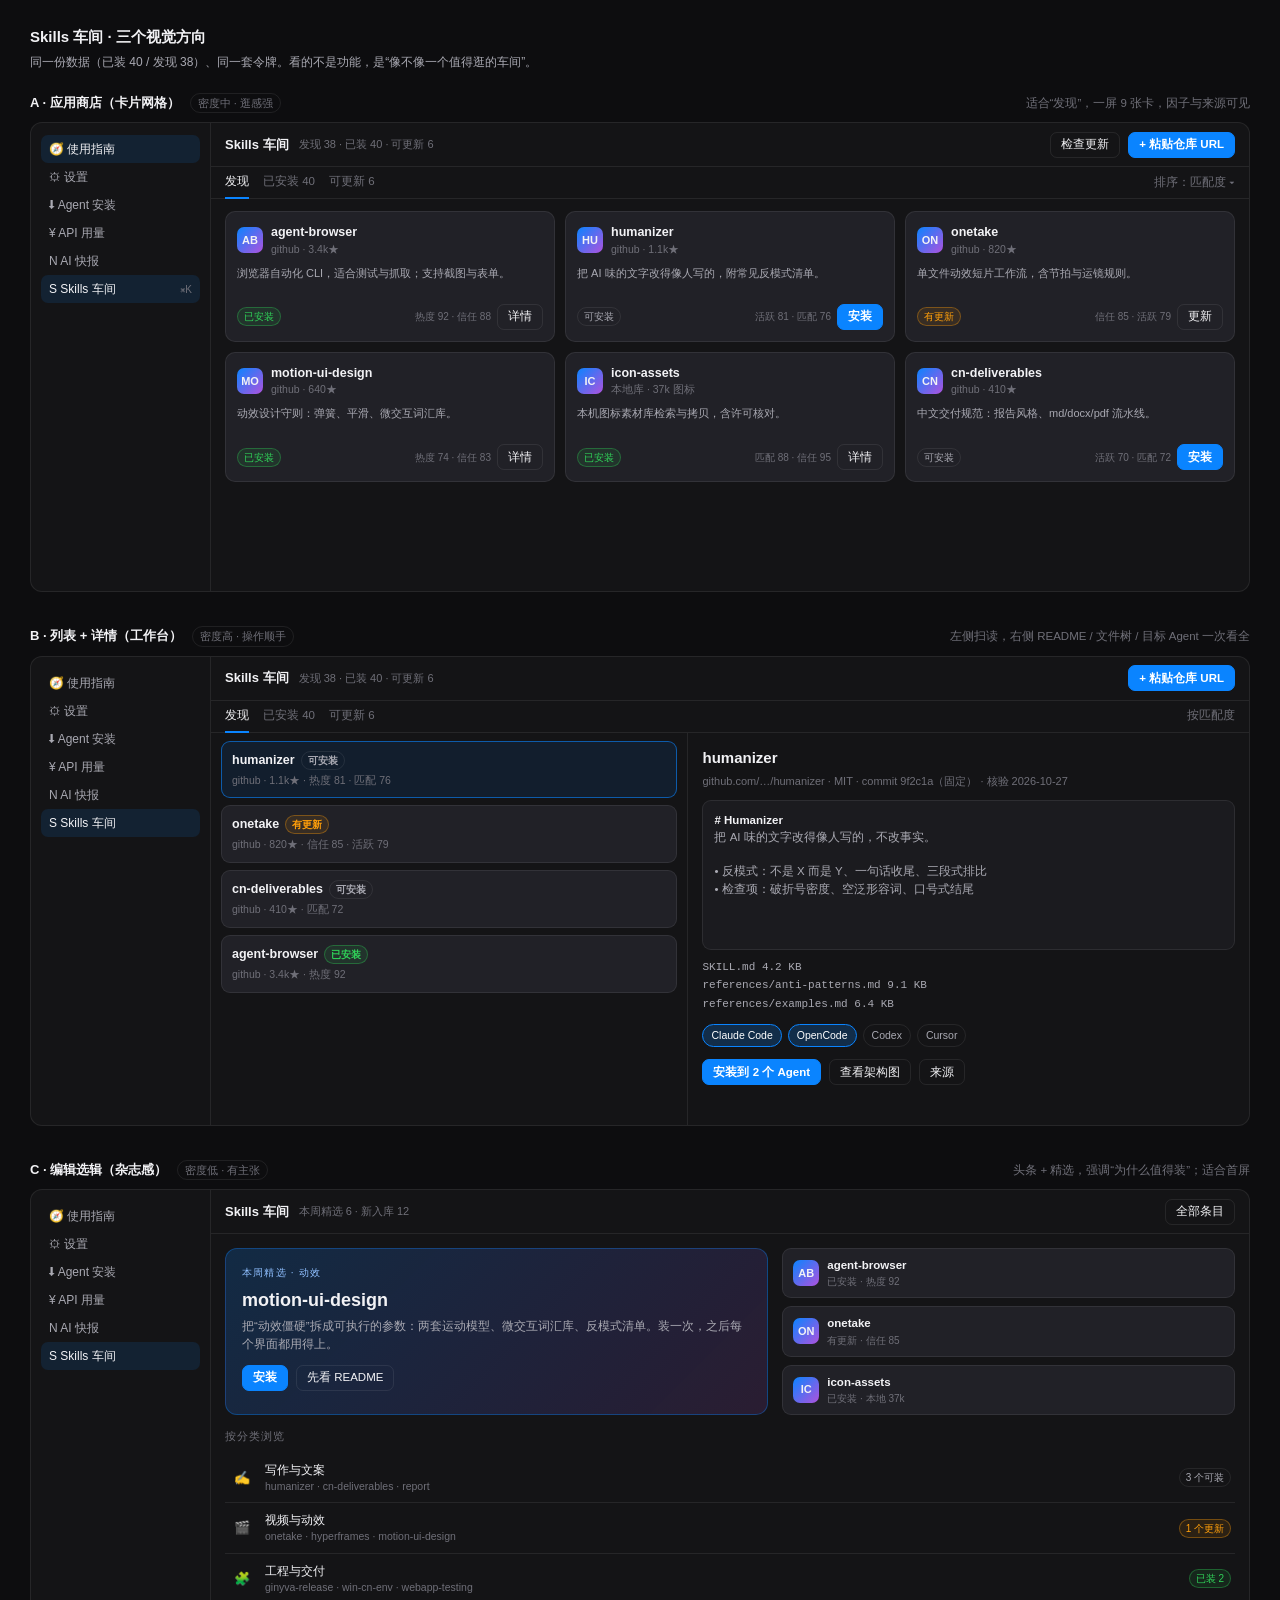
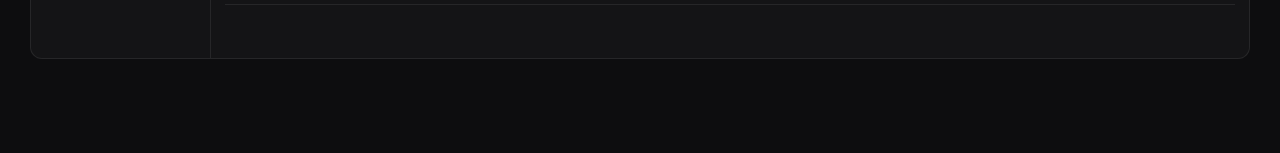
<file: docs/skills-workshop-boards.html>
<!DOCTYPE html>
<html lang="zh-CN">
<head>
<meta charset="utf-8">
<title>Skills 车间 · 三个方向</title>
<style>
  :root{
    --bg:#141416; --panel:#1B1B1F; --card:#212127; --line:rgba(255,255,255,.08);
    --text:#F2F2F5; --text2:#A9A9B2; --hint:#6F6F78; --accent:#0A84FF; --ok:#30D158; --warn:#FF9F0A;
    --r:10px;
  }
  *{box-sizing:border-box;margin:0;padding:0}
  body{background:#0D0D0F;color:var(--text);font:13px/1.5 "Inter","Segoe UI","Microsoft YaHei",sans-serif;padding:26px 30px 60px}
  h1{font-size:15px;font-weight:600;margin-bottom:4px}
  .sub{color:var(--text2);font-size:12px;margin-bottom:22px}
  .board{margin-bottom:34px}
  .bhead{display:flex;gap:10px;align-items:baseline;margin-bottom:9px}
  .bname{font-size:13px;font-weight:600}
  .btag{font-size:11px;color:var(--hint);border:1px solid var(--line);padding:1px 7px;border-radius:999px}
  .bnote{margin-left:auto;font-size:11.5px;color:var(--hint)}
  .app{display:grid;grid-template-columns:180px 1fr;height:470px;border:1px solid var(--line);border-radius:12px;overflow:hidden;background:var(--bg)}
  .rail{border-right:1px solid var(--line);padding:12px 10px;font-size:12px}
  .nav{display:flex;gap:8px;align-items:center;height:28px;padding:0 8px;border-radius:7px;color:var(--text2)}
  .nav.on{background:rgba(10,132,255,.12);color:var(--text)}
  .nav .k{margin-left:auto;font-size:10px;color:var(--hint)}
  .main{display:flex;flex-direction:column;min-width:0}
  .bar{height:44px;display:flex;align-items:center;gap:10px;padding:0 14px;border-bottom:1px solid var(--line)}
  .bar h2{font-size:13px;font-weight:600}
  .bar .count{font-size:11px;color:var(--hint)}
  .btn{height:26px;padding:0 10px;border-radius:7px;border:1px solid var(--line);background:transparent;color:var(--text);font-size:11.5px;cursor:pointer}
  .btn.p{background:var(--accent);border-color:var(--accent);color:#fff;font-weight:600}
  .btn.d{color:#FF6B60;border-color:rgba(255,107,96,.35)}
  .tab{height:32px;display:flex;align-items:center;gap:14px;padding:0 14px;border-bottom:1px solid var(--line);font-size:11.5px;color:var(--hint)}
  .tab .t{height:32px;display:flex;align-items:center;border-bottom:2px solid transparent;margin-bottom:-1px}
  .tab .t.on{color:var(--text);border-bottom-color:var(--accent)}
  .tab .right{margin-left:auto;color:var(--hint)}

  /* A 商店网格 */
  .grid{display:grid;grid-template-columns:repeat(3,1fr);gap:10px;padding:12px 14px;overflow:auto}
  .gcard{background:var(--card);border:1px solid var(--line);border-radius:var(--r);padding:11px;display:flex;flex-direction:column;gap:7px}
  .gcard:hover{border-color:rgba(10,132,255,.45)}
  .ghead{display:flex;gap:8px;align-items:center}
  .ico{width:26px;height:26px;border-radius:7px;background:linear-gradient(135deg,#0A84FF,#AF52DE);display:grid;place-items:center;font-size:11px;font-weight:700}
  .gname{font-weight:600;font-size:12.5px}
  .gsrc{font-size:10.5px;color:var(--hint)}
  .gdesc{font-size:11px;color:var(--text2);height:32px;overflow:hidden}
  .gfoot{display:flex;align-items:center;gap:6px;margin-top:auto}
  .tag{font-size:10px;padding:1px 6px;border-radius:999px;border:1px solid var(--line);color:var(--text2)}
  .tag.ok{color:var(--ok);border-color:rgba(48,209,88,.35);background:rgba(48,209,88,.10)}
  .tag.warn{color:var(--warn);border-color:rgba(255,159,10,.35);background:rgba(255,159,10,.10)}
  .factor{margin-left:auto;font-size:10px;color:var(--hint)}

  /* B 列表 + 详情 */
  .split{display:grid;grid-template-columns:46% 1fr;flex:1;min-height:0}
  .list{border-right:1px solid var(--line);overflow:auto;padding:8px 10px}
  .row{border:1px solid var(--line);border-radius:9px;padding:9px 10px;margin-bottom:7px;background:var(--card)}
  .row.sel{border-color:rgba(10,132,255,.6);background:rgba(10,132,255,.10)}
  .row .t{font-size:12.5px;font-weight:600;display:flex;gap:6px;align-items:center}
  .row .m{font-size:10.5px;color:var(--hint);margin-top:3px}
  .detail{padding:14px;overflow:auto}
  .dhead{font-size:15px;font-weight:700}
  .dmeta{font-size:11px;color:var(--hint);margin:4px 0 10px}
  .readme{border:1px solid var(--line);border-radius:9px;background:var(--panel);padding:11px;font-size:11.5px;color:var(--text2);height:150px;overflow:hidden}
  .readme b{color:var(--text)}
  .tree{font:11px/1.7 "JetBrains Mono",Consolas,monospace;color:var(--text2);margin-top:8px}
  .targets{display:flex;gap:6px;flex-wrap:wrap;margin-top:10px}
  .chip{font-size:10.5px;padding:3px 8px;border-radius:999px;border:1px solid var(--line);color:var(--text2)}
  .chip.on{border-color:var(--accent);color:#fff;background:rgba(10,132,255,.22)}
  .actions{display:flex;gap:8px;margin-top:12px}

  /* C 编辑选辑 */
  .edit{padding:14px;overflow:auto}
  .hero{display:grid;grid-template-columns:1.2fr 1fr;gap:14px;margin-bottom:14px}
  .big{background:linear-gradient(135deg,rgba(10,132,255,.20),rgba(175,82,222,.14));border:1px solid rgba(10,132,255,.35);border-radius:12px;padding:16px}
  .big .k{font-size:10px;letter-spacing:.12em;color:#8FBFFF;text-transform:uppercase}
  .big h3{font-size:18px;line-height:1.35;margin:8px 0 6px}
  .big p{font-size:11.5px;color:var(--text2)}
  .side{display:flex;flex-direction:column;gap:8px}
  .mini{display:flex;gap:8px;align-items:center;background:var(--card);border:1px solid var(--line);border-radius:9px;padding:8px 10px}
  .mini .n{font-size:11.5px;font-weight:600}
  .mini .s{font-size:10px;color:var(--hint)}
  .sect{font-size:10.5px;letter-spacing:.1em;color:var(--hint);text-transform:uppercase;margin:10px 0 8px}
  .line{display:flex;align-items:center;gap:10px;padding:8px 4px;border-bottom:1px solid var(--line)}
  .line .n{font-size:12px}
  .line .d{font-size:10.5px;color:var(--hint)}
  .line .r{margin-left:auto;display:flex;gap:6px;align-items:center}
</style>
</head>
<body>
  <h1>Skills 车间 · 三个视觉方向</h1>
  <div class="sub">同一份数据（已装 40 / 发现 38）、同一套令牌。看的不是功能，是“像不像一个值得逛的车间”。</div>

  <!-- A -->
  <div class="board">
    <div class="bhead"><div class="bname">A · 应用商店（卡片网格）</div><div class="btag">密度中 · 逛感强</div>
      <div class="bnote">适合“发现”，一屏 9 张卡，因子与来源可见</div></div>
    <div class="app">
      <aside class="rail">
        <div class="nav on">🧭 使用指南</div><div class="nav">⚙ 设置</div><div class="nav">⬇ Agent 安装</div>
        <div class="nav">¥ API 用量</div><div class="nav">N AI 快报</div><div class="nav on">S Skills 车间<span class="k">⌘K</span></div>
      </aside>
      <main class="main">
        <div class="bar"><h2>Skills 车间</h2><span class="count">发现 38 · 已装 40 · 可更新 6</span>
          <div style="margin-left:auto;display:flex;gap:8px"><button class="btn">检查更新</button><button class="btn p">+ 粘贴仓库 URL</button></div></div>
        <div class="tab"><span class="t on">发现</span><span class="t">已安装 40</span><span class="t">可更新 6</span>
          <span class="right">排序：匹配度 ▾</span></div>
        <div class="grid">
          <div class="gcard"><div class="ghead"><div class="ico">AB</div><div><div class="gname">agent-browser</div><div class="gsrc">github · 3.4k★</div></div></div>
            <div class="gdesc">浏览器自动化 CLI，适合测试与抓取；支持截图与表单。</div>
            <div class="gfoot"><span class="tag ok">已安装</span><span class="factor">热度 92 · 信任 88</span><button class="btn">详情</button></div></div>
          <div class="gcard"><div class="ghead"><div class="ico">HU</div><div><div class="gname">humanizer</div><div class="gsrc">github · 1.1k★</div></div></div>
            <div class="gdesc">把 AI 味的文字改得像人写的，附常见反模式清单。</div>
            <div class="gfoot"><span class="tag">可安装</span><span class="factor">活跃 81 · 匹配 76</span><button class="btn p">安装</button></div></div>
          <div class="gcard"><div class="ghead"><div class="ico">ON</div><div><div class="gname">onetake</div><div class="gsrc">github · 820★</div></div></div>
            <div class="gdesc">单文件动效短片工作流，含节拍与运镜规则。</div>
            <div class="gfoot"><span class="tag warn">有更新</span><span class="factor">信任 85 · 活跃 79</span><button class="btn">更新</button></div></div>
          <div class="gcard"><div class="ghead"><div class="ico">MO</div><div><div class="gname">motion-ui-design</div><div class="gsrc">github · 640★</div></div></div>
            <div class="gdesc">动效设计守则：弹簧、平滑、微交互词汇库。</div>
            <div class="gfoot"><span class="tag ok">已安装</span><span class="factor">热度 74 · 信任 83</span><button class="btn">详情</button></div></div>
          <div class="gcard"><div class="ghead"><div class="ico">IC</div><div><div class="gname">icon-assets</div><div class="gsrc">本地库 · 37k 图标</div></div></div>
            <div class="gdesc">本机图标素材库检索与拷贝，含许可核对。</div>
            <div class="gfoot"><span class="tag ok">已安装</span><span class="factor">匹配 88 · 信任 95</span><button class="btn">详情</button></div></div>
          <div class="gcard"><div class="ghead"><div class="ico">CN</div><div><div class="gname">cn-deliverables</div><div class="gsrc">github · 410★</div></div></div>
            <div class="gdesc">中文交付规范：报告风格、md/docx/pdf 流水线。</div>
            <div class="gfoot"><span class="tag">可安装</span><span class="factor">活跃 70 · 匹配 72</span><button class="btn p">安装</button></div></div>
        </div>
      </main>
    </div>
  </div>

  <!-- B -->
  <div class="board">
    <div class="bhead"><div class="bname">B · 列表 + 详情（工作台）</div><div class="btag">密度高 · 操作顺手</div>
      <div class="bnote">左侧扫读，右侧 README / 文件树 / 目标 Agent 一次看全</div></div>
    <div class="app">
      <aside class="rail">
        <div class="nav">🧭 使用指南</div><div class="nav">⚙ 设置</div><div class="nav">⬇ Agent 安装</div>
        <div class="nav">¥ API 用量</div><div class="nav">N AI 快报</div><div class="nav on">S Skills 车间</div>
      </aside>
      <main class="main">
        <div class="bar"><h2>Skills 车间</h2><span class="count">发现 38 · 已装 40 · 可更新 6</span>
          <div style="margin-left:auto"><button class="btn p">+ 粘贴仓库 URL</button></div></div>
        <div class="tab"><span class="t on">发现</span><span class="t">已安装 40</span><span class="t">可更新 6</span><span class="right">按匹配度</span></div>
        <div class="split">
          <div class="list">
            <div class="row sel"><div class="t">humanizer <span class="tag">可安装</span></div><div class="m">github · 1.1k★ · 热度 81 · 匹配 76</div></div>
            <div class="row"><div class="t">onetake <span class="tag warn">有更新</span></div><div class="m">github · 820★ · 信任 85 · 活跃 79</div></div>
            <div class="row"><div class="t">cn-deliverables <span class="tag">可安装</span></div><div class="m">github · 410★ · 匹配 72</div></div>
            <div class="row"><div class="t">agent-browser <span class="tag ok">已安装</span></div><div class="m">github · 3.4k★ · 热度 92</div></div>
          </div>
          <div class="detail">
            <div class="dhead">humanizer</div>
            <div class="dmeta">github.com/…/humanizer · MIT · commit 9f2c1a（固定） · 核验 2026-10-27</div>
            <div class="readme"><b># Humanizer</b><br>把 AI 味的文字改得像人写的，不改事实。<br><br>• 反模式：不是 X 而是 Y、一句话收尾、三段式排比<br>• 检查项：破折号密度、空泛形容词、口号式结尾</div>
            <div class="tree">SKILL.md  4.2 KB<br>references/anti-patterns.md  9.1 KB<br>references/examples.md  6.4 KB</div>
            <div class="targets"><span class="chip on">Claude Code</span><span class="chip on">OpenCode</span><span class="chip">Codex</span><span class="chip">Cursor</span></div>
            <div class="actions"><button class="btn p">安装到 2 个 Agent</button><button class="btn">查看架构图</button><button class="btn">来源</button></div>
          </div>
        </div>
      </main>
    </div>
  </div>

  <!-- C -->
  <div class="board">
    <div class="bhead"><div class="bname">C · 编辑选辑（杂志感）</div><div class="btag">密度低 · 有主张</div>
      <div class="bnote">头条 + 精选，强调“为什么值得装”；适合首屏</div></div>
    <div class="app">
      <aside class="rail">
        <div class="nav">🧭 使用指南</div><div class="nav">⚙ 设置</div><div class="nav">⬇ Agent 安装</div>
        <div class="nav">¥ API 用量</div><div class="nav">N AI 快报</div><div class="nav on">S Skills 车间</div>
      </aside>
      <main class="main">
        <div class="bar"><h2>Skills 车间</h2><span class="count">本周精选 6 · 新入库 12</span>
          <div style="margin-left:auto"><button class="btn">全部条目</button></div></div>
        <div class="edit">
          <div class="hero">
            <div class="big">
              <div class="k">本周精选 · 动效</div>
              <h3>motion-ui-design</h3>
              <p>把“动效僵硬”拆成可执行的参数：两套运动模型、微交互词汇库、反模式清单。装一次，之后每个界面都用得上。</p>
              <div class="actions"><button class="btn p">安装</button><button class="btn">先看 README</button></div>
            </div>
            <div class="side">
              <div class="mini"><div class="ico">AB</div><div><div class="n">agent-browser</div><div class="s">已安装 · 热度 92</div></div></div>
              <div class="mini"><div class="ico">ON</div><div><div class="n">onetake</div><div class="s">有更新 · 信任 85</div></div></div>
              <div class="mini"><div class="ico">IC</div><div><div class="n">icon-assets</div><div class="s">已安装 · 本地 37k</div></div></div>
            </div>
          </div>
          <div class="sect">按分类浏览</div>
          <div class="line"><span style="width:26px;text-align:center">✍️</span><div><div class="n">写作与文案</div><div class="d">humanizer · cn-deliverables · report</div></div><div class="r"><span class="tag">3 个可装</span></div></div>
          <div class="line"><span style="width:26px;text-align:center">🎬</span><div><div class="n">视频与动效</div><div class="d">onetake · hyperframes · motion-ui-design</div></div><div class="r"><span class="tag warn">1 个更新</span></div></div>
          <div class="line"><span style="width:26px;text-align:center">🧩</span><div><div class="n">工程与交付</div><div class="d">ginyva-release · win-cn-env · webapp-testing</div></div><div class="r"><span class="tag ok">已装 2</span></div></div>
        </div>
      </main>
    </div>
  </div>
</body>
</html>
</file>
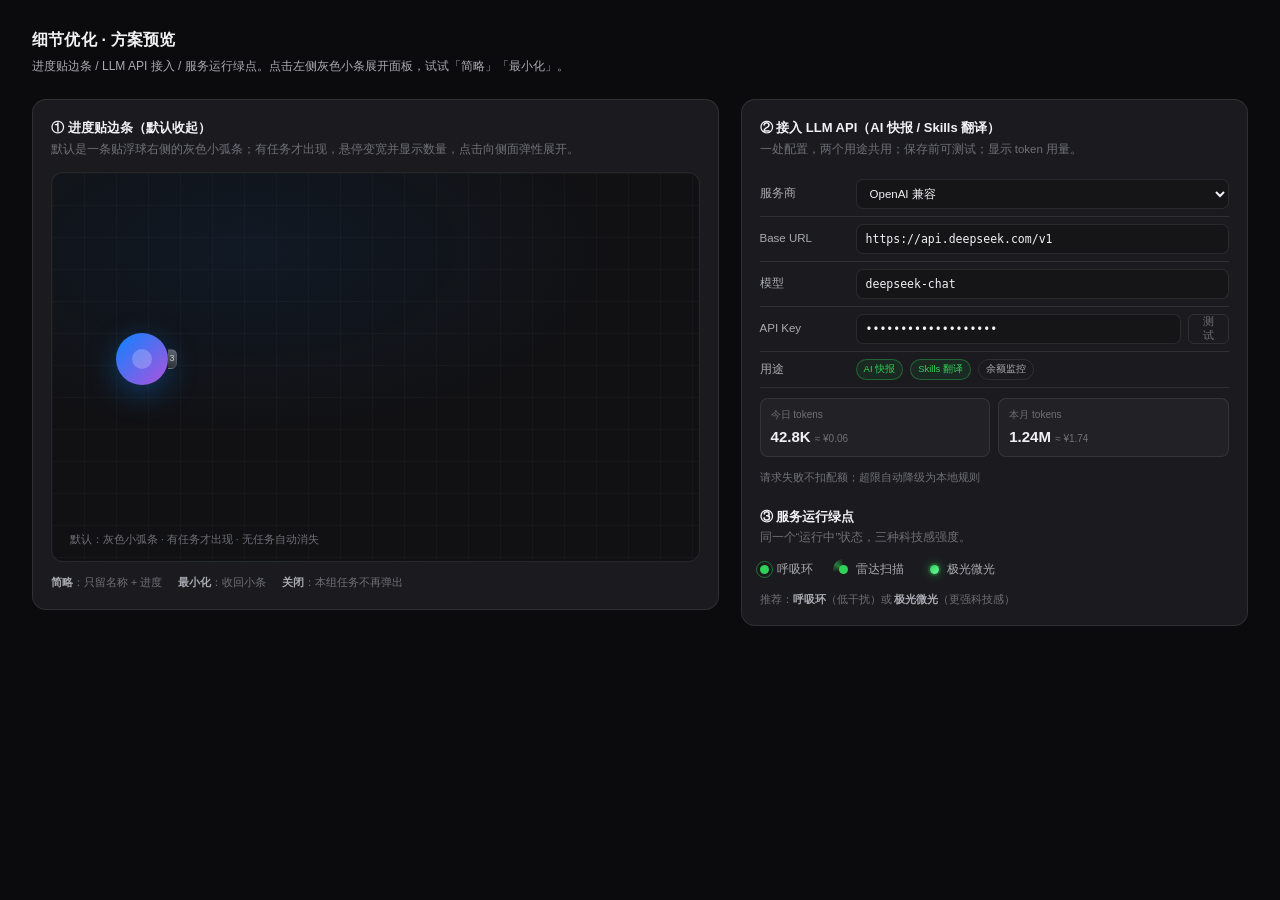
<file: docs/细节优化-方案预览.html>
<!DOCTYPE html>
<html lang="zh-CN">
<head>
<meta charset="utf-8">
<title>细节优化 · 方案预览</title>
<style>
  :root{
    --bg:#0D0D0F; --panel:#1B1B1F; --card:#212127; --line:rgba(255,255,255,.09);
    --text:#F2F2F5; --text2:#A9A9B2; --hint:#6F6F78; --accent:#0A84FF; --ok:#30D158; --warn:#FF9F0A;
    --r:10px;
  }
  *{box-sizing:border-box;margin:0;padding:0}
  body{background:#0B0B0D;color:var(--text);font:13px/1.55 "Segoe UI","Microsoft YaHei",sans-serif;padding:28px 32px 60px}
  h1{font-size:16px;font-weight:650;letter-spacing:.2px}
  .sub{color:var(--text2);font-size:12px;margin:4px 0 24px}
  .grid{display:grid;grid-template-columns:1.15fr .85fr;gap:22px;align-items:start}
  .box{background:var(--panel);border:1px solid var(--line);border-radius:14px;padding:18px}
  .box h2{font-size:13px;font-weight:650;margin-bottom:2px}
  .box .desc{font-size:11.5px;color:var(--hint);margin-bottom:14px}
  .stage{position:relative;height:390px;border-radius:12px;background:
    radial-gradient(600px 300px at 30% 20%, rgba(10,132,255,.07), transparent 60%), #111114;
    border:1px solid var(--line);overflow:hidden}
  .fake-desktop{position:absolute;inset:0;background-image:linear-gradient(rgba(255,255,255,.025) 1px,transparent 1px),linear-gradient(90deg,rgba(255,255,255,.025) 1px,transparent 1px);background-size:32px 32px}
  .ball{position:absolute;left:64px;top:160px;width:52px;height:52px;border-radius:50%;
    background:linear-gradient(135deg,#0A84FF,#AF52DE);box-shadow:0 8px 30px rgba(10,132,255,.35);}
  .ball:after{content:"";position:absolute;inset:16px;border-radius:50%;background:rgba(255,255,255,.22)}
  .tab{position:absolute;left:116px;top:176px;height:20px;width:7px;border-radius:0 6px 6px 0;
    background:linear-gradient(180deg,#3A3A40,#26262B);border:1px solid rgba(255,255,255,.10);border-left:none;
    cursor:pointer;transition:width .18s cubic-bezier(.2,.9,.2,1),height .18s,top .18s,background .18s;display:flex;align-items:center;justify-content:center}
  .tab:hover{width:11px;background:linear-gradient(180deg,#4A4A52,#2E2E34)}
  .tab .n{font-size:9px;color:#C9C9D1;opacity:0;transition:opacity .15s}
  .tab:hover .n,.tab.has .n{opacity:1}
  .tab.has{width:9px;background:linear-gradient(180deg,#5B6470,#2E3238)}
  .panel{position:absolute;left:128px;top:86px;width:0;opacity:0;overflow:hidden;
    background:rgba(27,27,31,.97);border:1px solid var(--line);border-radius:12px;
    box-shadow:0 18px 50px rgba(0,0,0,.45);transform-origin:left center;
    transition:width .28s cubic-bezier(.2,.9,.2,1),opacity .18s;backdrop-filter:blur(14px)}
  .panel.open{width:300px;opacity:1}
  .panel-in{width:300px;padding:10px 10px 8px}
  .ph{display:flex;align-items:center;gap:6px;padding:0 2px 8px;border-bottom:1px solid var(--line);margin-bottom:6px}
  .ph .t{font-size:10.5px;font-weight:650;color:var(--text2);letter-spacing:.04em}
  .ph .sp{flex:1}
  .mini{height:20px;padding:0 7px;border-radius:6px;border:1px solid transparent;background:transparent;color:var(--hint);font-size:10.5px;cursor:pointer}
  .mini:hover{background:rgba(255,255,255,.06);color:var(--text)}
  .row{display:flex;align-items:center;gap:9px;padding:7px 6px;border-radius:8px;cursor:pointer}
  .row:hover{background:rgba(10,132,255,.08)}
  .row.sel{background:rgba(10,132,255,.13)}
  .dot{width:7px;height:7px;border-radius:50%;flex:none;background:var(--hint)}
  .dot.run{background:#8E8E96}.dot.warn{background:var(--warn)}.dot.err{background:#FF453A}
  .row .body{flex:1;min-width:0}
  .row .name{font-size:11.5px;font-weight:600;white-space:nowrap;overflow:hidden;text-overflow:ellipsis}
  .row .meta{font-size:10px;color:var(--hint);margin-top:1px}
  .segs{display:flex;gap:2px;margin-top:4px}
  .seg{height:3px;flex:1;border-radius:2px;background:rgba(255,255,255,.10)}
  .seg.on{background:var(--accent)}.seg.cur{background:rgba(10,132,255,.55)}
  .row .eta{font-size:9.5px;color:var(--hint);font-variant-numeric:tabular-nums}
  .panel.compact .row{padding:5px 6px}
  .panel.compact .segs,.panel.compact .meta{display:none}
  .panel.compact .row .eta{display:block}
  .detail{display:none;margin:2px 6px 8px;padding:8px 9px;border-radius:8px;background:rgba(255,255,255,.035)}
  .panel.open .detail.show{display:block}
  .detail .step{display:flex;gap:8px;align-items:center;font-size:10.5px;color:var(--text2);padding:2px 0}
  .detail .ic{width:12px;color:var(--hint)}
  .detail .acts{display:flex;gap:6px;margin-top:7px}
  .hintline{position:absolute;left:18px;bottom:14px;font-size:10.5px;color:var(--hint)}
  .legend{display:flex;gap:16px;flex-wrap:wrap;font-size:10.5px;color:var(--hint);margin-top:12px}
  .legend b{color:var(--text2);font-weight:600}

  /* LLM 设置 */
  .field{display:grid;grid-template-columns:86px 1fr;gap:10px;align-items:center;padding:7px 0;border-bottom:1px solid var(--line)}
  .field:last-child{border-bottom:none}
  .field label{font-size:11.5px;color:var(--text2)}
  .inp{height:30px;border-radius:7px;border:1px solid var(--line);background:#151518;color:var(--text);
    padding:0 9px;font-size:11.5px;width:100%}
  .inp.mono{font-family:Consolas,monospace}
  .row2{display:flex;gap:7px}
  .chip{font-size:9.5px;padding:2px 7px;border-radius:999px;border:1px solid var(--line);color:var(--text2)}
  .chip.ok{color:var(--ok);border-color:rgba(48,209,88,.35);background:rgba(48,209,88,.08)}
  .stats{display:grid;grid-template-columns:1fr 1fr;gap:8px;margin-top:10px}
  .stat{background:rgba(255,255,255,.03);border:1px solid var(--line);border-radius:8px;padding:8px 10px}
  .stat .k{font-size:10px;color:var(--hint)}.stat .v{font-size:15px;font-weight:650;margin-top:2px}
  .stat .v small{font-size:10px;color:var(--hint);font-weight:400}

  /* 绿点 */
  .dots{display:flex;gap:26px;align-items:center;margin-top:8px;flex-wrap:wrap}
  .dotdemo{display:flex;align-items:center;gap:8px;font-size:11.5px;color:var(--text2)}
  .gd{position:relative;width:9px;height:9px;border-radius:50%;background:var(--ok)}
  .gd.pulse:after{content:"";position:absolute;inset:-4px;border-radius:50%;border:1px solid rgba(48,209,88,.45);animation:pulse 1.8s ease-out infinite}
  @keyframes pulse{0%{transform:scale(.7);opacity:.9}100%{transform:scale(1.6);opacity:0}}
  .gd.radar:before{content:"";position:absolute;inset:-6px;border-radius:50%;background:conic-gradient(from 0deg,transparent 0 70%,rgba(48,209,88,.55) 85%,transparent 100%);animation:spin 2.4s linear infinite}
  @keyframes spin{to{transform:rotate(360deg)}}
  .gd.aurora{box-shadow:0 0 0 2px rgba(48,209,88,.18),0 0 10px rgba(48,209,88,.65);background:linear-gradient(135deg,#30D158,#6EF7A0)}
</style>
</head>
<body>
  <h1>细节优化 · 方案预览</h1>
  <div class="sub">进度贴边条 / LLM API 接入 / 服务运行绿点。点击左侧灰色小条展开面板，试试「简略」「最小化」。</div>

  <div class="grid">
    <div class="box">
      <h2>① 进度贴边条（默认收起）</h2>
      <div class="desc">默认是一条贴浮球右侧的灰色小弧条；有任务才出现，悬停变宽并显示数量，点击向侧面弹性展开。</div>
      <div class="stage">
        <div class="fake-desktop"></div>
        <div class="ball"></div>
        <div class="tab has" id="tab" title="3 个任务"><span class="n">3</span></div>
        <div class="panel" id="panel">
          <div class="panel-in">
            <div class="ph">
              <span class="t">后台任务 · 3</span><span class="sp"></span>
              <button class="mini" id="compact">简略</button>
              <button class="mini" id="minimize" title="最小化">—</button>
              <button class="mini" title="关闭">×</button>
            </div>
            <div class="row warn sel" data-detail="d1">
              <span class="dot warn"></span>
              <div class="body"><div class="name">安装 find-skills</div><div class="meta">等待确认 · 覆盖同名 Skill？</div>
                <div class="segs"><i class="seg on"></i><i class="seg"></i><i class="seg"></i><i class="seg"></i><i class="seg"></i><i class="seg"></i></div>
              </div><span class="eta">0/3</span>
            </div>
            <div class="detail show" id="d1">
              <div class="step"><span class="ic">✓</span> 准备源</div>
              <div class="step"><span class="ic">▸</span> 下载仓库 · 进行中</div>
              <div class="step"><span class="ic">○</span> 部署到 Agent</div>
              <div class="acts"><button class="mini" style="background:rgba(10,132,255,.22);color:#fff">继续</button><button class="mini">中断</button><button class="mini">驾驶舱</button></div>
            </div>
            <div class="row err">
              <span class="dot err"></span>
              <div class="body"><div class="name">生成早报</div><div class="meta">失败 · GitHub 超时</div>
                <div class="segs"><i class="seg on"></i><i class="seg on"></i><i class="seg"></i><i class="seg"></i><i class="seg"></i><i class="seg"></i></div>
              </div><span class="eta">2/6</span>
            </div>
            <div class="row">
              <span class="dot run"></span>
              <div class="body"><div class="name">D 线 M1 进度中枢</div><div class="meta">雷达条 · 已用 18m</div>
                <div class="segs"><i class="seg on"></i><i class="seg on"></i><i class="seg cur"></i><i class="seg"></i><i class="seg"></i><i class="seg"></i></div>
              </div><span class="eta">~18m</span>
            </div>
          </div>
        </div>
        <div class="hintline">默认：灰色小弧条 · 有任务才出现 · 无任务自动消失</div>
      </div>
      <div class="legend"><span><b>简略</b>：只留名称 + 进度</span><span><b>最小化</b>：收回小条</span><span><b>关闭</b>：本组任务不再弹出</span></div>
    </div>

    <div class="box">
      <h2>② 接入 LLM API（AI 快报 / Skills 翻译）</h2>
      <div class="desc">一处配置，两个用途共用；保存前可测试；显示 token 用量。</div>
      <div class="field"><label>服务商</label><select class="inp"><option>OpenAI 兼容</option><option>DeepSeek</option><option>OpenRouter</option><option>自定义</option></select></div>
      <div class="field"><label>Base URL</label><input class="inp mono" value="https://api.deepseek.com/v1"></div>
      <div class="field"><label>模型</label><input class="inp mono" value="deepseek-chat"></div>
      <div class="field"><label>API Key</label><div class="row2"><input class="inp mono" type="password" value="sk-••••••••••••••••"><button class="mini" style="border:1px solid var(--line);height:30px;padding:0 10px">测试</button></div></div>
      <div class="field"><label>用途</label><div class="row2"><span class="chip ok">AI 快报</span><span class="chip ok">Skills 翻译</span><span class="chip">余额监控</span></div></div>
      <div class="stats">
        <div class="stat"><div class="k">今日 tokens</div><div class="v">42.8K <small>≈ ¥0.06</small></div></div>
        <div class="stat"><div class="k">本月 tokens</div><div class="v">1.24M <small>≈ ¥1.74</small></div></div>
      </div>
      <div class="legend" style="margin-top:12px"><span>请求失败不扣配额；超限自动降级为本地规则</span></div>

      <h2 style="margin-top:22px">③ 服务运行绿点</h2>
      <div class="desc">同一个“运行中”状态，三种科技感强度。</div>
      <div class="dots">
        <div class="dotdemo"><span class="gd pulse"></span>呼吸环</div>
        <div class="dotdemo"><span class="gd radar"></span>雷达扫描</div>
        <div class="dotdemo"><span class="gd aurora"></span>极光微光</div>
      </div>
      <div class="legend"><span>推荐：<b>呼吸环</b>（低干扰）或 <b>极光微光</b>（更强科技感）</span></div>
    </div>
  </div>

<script>
  const tab = document.getElementById('tab');
  const panel = document.getElementById('panel');
  tab.addEventListener('click', () => {
    panel.classList.add('open');
    tab.classList.remove('has');
  });
  document.getElementById('minimize').addEventListener('click', (e) => {
    e.stopPropagation();
    panel.classList.remove('open');
    tab.classList.add('has');
  });
  document.getElementById('compact').addEventListener('click', (e) => {
    e.stopPropagation();
    panel.classList.toggle('compact');
    e.target.textContent = panel.classList.contains('compact') ? '详细' : '简略';
  });
  document.querySelectorAll('.row[data-detail]').forEach(row => {
    row.addEventListener('click', () => {
      const d = document.getElementById(row.dataset.detail);
      d.classList.toggle('show');
    });
  });
</script>
</body>
</html>
</file>
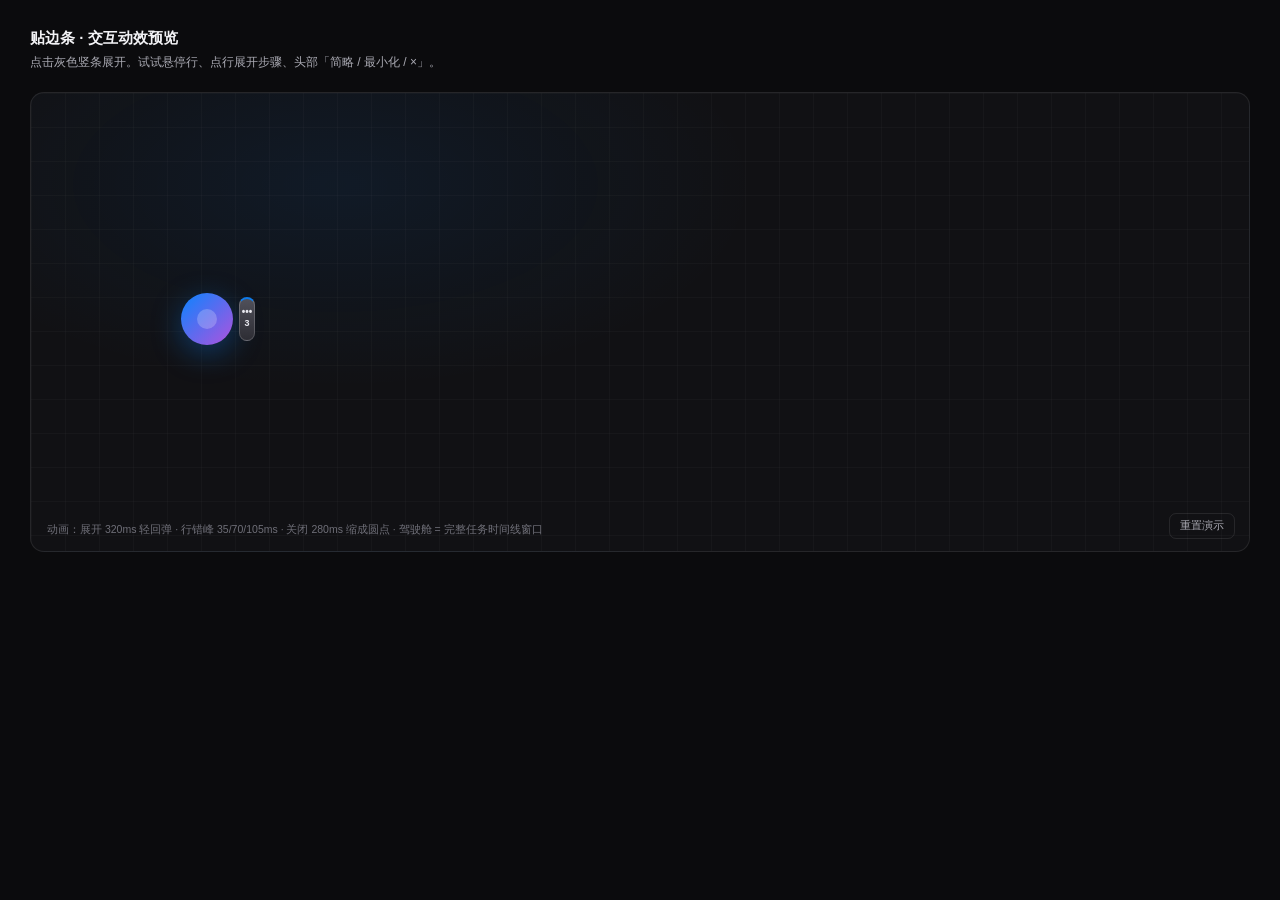
<file: docs/贴边条交互动效预览.html>
<!DOCTYPE html>
<html lang="zh-CN">
<head>
<meta charset="utf-8">
<title>贴边条 · 交互动效预览</title>
<style>
  :root{
    --bg:#0D0D0F;--panel:#1B1B1F;--card:#212127;--line:rgba(255,255,255,.09);
    --text:#F2F2F5;--text2:#A9A9B2;--hint:#6F6F78;--accent:#0A84FF;--ok:#30D158;--warn:#FF9F0A;--err:#FF453A;
  }
  *{box-sizing:border-box;margin:0;padding:0}
  body{background:#0B0B0D;color:var(--text);font:13px/1.55 "Segoe UI","Microsoft YaHei",sans-serif;padding:26px 30px 50px}
  h1{font-size:15px;font-weight:650}.sub{color:var(--text2);font-size:12px;margin:4px 0 20px}
  .stage{position:relative;height:460px;border:1px solid var(--line);border-radius:14px;overflow:hidden;
    background:radial-gradient(700px 340px at 25% 20%,rgba(10,132,255,.08),transparent 60%),#111114}
  .fake{position:absolute;inset:0;background-image:linear-gradient(rgba(255,255,255,.025) 1px,transparent 1px),linear-gradient(90deg,rgba(255,255,255,.025) 1px,transparent 1px);background-size:34px 34px}
  .anchor{position:absolute;left:150px;top:200px}
  .ball{width:52px;height:52px;border-radius:50%;background:linear-gradient(135deg,#0A84FF,#AF52DE);
    box-shadow:0 8px 30px rgba(10,132,255,.35);position:relative}
  .ball:after{content:"";position:absolute;inset:16px;border-radius:50%;background:rgba(255,255,255,.22)}

  .tab{position:absolute;left:58px;top:4px;width:16px;height:44px;border-radius:0 8px 8px 0;
    background:linear-gradient(180deg,#50505A 0%,#2D2D34 100%);border:1px solid rgba(255,255,255,.18);
    border-top:2px solid rgba(10,132,255,.9);border-radius:8px;color:#E8E8EE;font-size:9px;font-weight:700;
    display:flex;flex-direction:column;align-items:center;justify-content:center;gap:2px;cursor:pointer;
    transition:width .14s cubic-bezier(.2,.9,.2,1),opacity .18s,background .12s;z-index:3}
  .tab:hover{width:20px;background:linear-gradient(180deg,#5E5E69,#34343B)}
  .tab .dots{font-size:10px;line-height:7px;letter-spacing:0}
  .tab .count{font-size:9px}


  .dotbtn{position:absolute;left:58px;top:14px;width:20px;height:20px;border-radius:50%;
    background:linear-gradient(135deg,#4A4A54,#26262C);border:1px solid rgba(255,255,255,.28);
    box-shadow:0 2px 10px rgba(0,0,0,.35),0 0 0 2px rgba(10,132,255,.12);
    color:#E8E8EE;font-size:9px;font-weight:700;display:none;align-items:center;justify-content:center;
    cursor:pointer;z-index:6}
  .dotbtn.show{display:flex;animation:dotIn .22s cubic-bezier(.2,1.3,.3,1)}
  @keyframes dotIn{from{transform:scale(.4);opacity:0}to{transform:scale(1);opacity:1}}

  .panel{position:absolute;left:74px;top:-8px;width:0;height:0;opacity:0;overflow:hidden;z-index:4;
    background:rgba(27,27,31,.97);border:1px solid var(--line);border-radius:12px;
    box-shadow:0 18px 50px rgba(0,0,0,.5);backdrop-filter:blur(14px);
    transition:width .32s cubic-bezier(.2,1.18,.3,1),opacity .16s ease-out,height .24s cubic-bezier(.2,1,.3,1),transform .32s cubic-bezier(.2,1.18,.3,1);transform:scale(.97);transform-origin:left center}
  .panel.open{width:300px;height:auto;opacity:1;transform:scale(1)}
  .pin{width:300px;padding:10px 10px 8px}
  .head{display:flex;align-items:center;gap:6px;padding:0 2px 8px;border-bottom:1px solid var(--line);margin-bottom:6px}
  .head .t{font-size:10.5px;font-weight:650;color:var(--text2);letter-spacing:.04em}
  .head .sp{flex:1}
  .mini{height:20px;padding:0 7px;border-radius:6px;border:1px solid transparent;background:transparent;
    color:var(--hint);font-size:10.5px;cursor:pointer}
  .mini:hover{background:rgba(255,255,255,.06);color:var(--text)}

  .row{position:relative;display:flex;gap:9px;align-items:flex-start;padding:8px 6px;border-radius:8px;
    cursor:pointer;opacity:0;transform:translateY(6px);
    transition:opacity .18s ease,transform .18s cubic-bezier(.2,.8,.2,1),background .12s}
  .panel.open .row{opacity:1;transform:none}
  .panel.open .row:nth-child(2){transition-delay:.035s}
  .panel.open .row:nth-child(3){transition-delay:.07s}
  .panel.open .row:nth-child(4){transition-delay:.105s}
  @media (prefers-reduced-motion:reduce){*{transition:none!important}}
  .row:hover{background:rgba(10,132,255,.08)}
  .row.sel{background:rgba(10,132,255,.13)}
  .dot{width:7px;height:7px;border-radius:50%;flex:none;margin-top:5px;background:#8E8E96}
  .dot.warn{background:var(--warn);box-shadow:0 0 6px rgba(255,159,10,.55)}
  .dot.err{background:var(--err)}
  .body{flex:1;min-width:0}
  .name{font-size:11.5px;font-weight:600;white-space:nowrap;overflow:hidden;text-overflow:ellipsis}
  .meta{font-size:10px;color:var(--hint);margin-top:1px;white-space:nowrap;overflow:hidden;text-overflow:ellipsis}
  .segs{display:flex;gap:2px;margin-top:5px}
  .seg{height:3px;flex:1;border-radius:2px;background:rgba(255,255,255,.10)}
  .seg.on{background:var(--accent)}
  .seg.cur{background:rgba(10,132,255,.55)}
  .eta{font-size:9.5px;color:var(--hint);font-variant-numeric:tabular-nums;margin-top:2px}
  .quick{position:absolute;right:6px;top:6px;display:none;gap:4px}
  .row:hover .quick{display:flex}
  .quick button{border:none;background:rgba(255,255,255,.08);color:#D8D8DF;border-radius:5px;
    font-size:9.5px;padding:2px 6px;cursor:pointer}
  .quick button:hover{background:rgba(10,132,255,.28)}

  .detail{display:none;margin:0 6px 6px 22px;padding:7px 9px;border-radius:8px;background:rgba(255,255,255,.035)}
  .detail.show{display:block}
  .step{display:flex;gap:7px;align-items:center;font-size:10.5px;color:var(--text2);padding:2px 0}
  .step .ic{width:12px;color:var(--hint)}
  .step .t{flex:1}.step .dur{color:var(--hint);font-size:9.5px}
  .detail .acts{display:flex;gap:6px;margin-top:6px}
  .detail .acts button{border:none;border-radius:5px;font-size:10px;padding:3px 9px;cursor:pointer;
    background:rgba(10,132,255,.22);color:#fff}
  .detail .acts button.ghost{background:rgba(255,255,255,.07);color:var(--text2)}

  .panel.compact .row{padding:6px}
  .panel.compact .segs,.panel.compact .meta,.panel.compact .eta{display:none}
  .foot{display:flex;gap:6px;padding:7px 2px 0;border-top:1px solid var(--line);margin-top:4px}
  .foot button{flex:1;height:24px;border:1px solid var(--line);border-radius:6px;background:transparent;
    color:var(--text2);font-size:10px;cursor:pointer}
  .foot button:hover{background:rgba(255,255,255,.06);color:var(--text)}
  .hintbar{position:absolute;left:16px;bottom:14px;font-size:10.5px;color:var(--hint)}
  .reset{position:absolute;right:14px;bottom:12px;height:26px;padding:0 10px;border-radius:7px;
    border:1px solid var(--line);background:transparent;color:var(--text2);font-size:10.5px;cursor:pointer}
  .reset:hover{background:rgba(255,255,255,.06)}
</style>
</head>
<body>
  <h1>贴边条 · 交互动效预览</h1>
  <div class="sub">点击灰色竖条展开。试试悬停行、点行展开步骤、头部「简略 / 最小化 / ×」。</div>

  <div class="stage">
    <div class="fake"></div>
    <div class="anchor">
      <div class="ball" id="ball"></div>
      <div class="tab" id="tab" title="3 个后台任务">
        <span class="dots">•••</span><span class="count">3</span>
      </div>
      <div class="panel" id="panel">
        <div class="pin">
          <div class="head">
            <span class="t">后台任务 · 3</span><span class="sp"></span>
            <button class="mini" id="compact">简略</button>
            <button class="mini" id="minimize">—</button>
          </div>

          <div class="row warn" data-detail="d1">
            <span class="dot warn"></span>
            <div class="body">
              <div class="name">安装 find-skills</div>
              <div class="meta">需要确认：覆盖同名 Skill？</div>
              <div class="segs"><i class="seg on"></i><i class="seg"></i><i class="seg"></i><i class="seg"></i><i class="seg"></i><i class="seg"></i></div>
            </div>
            <div class="eta">0/3</div>
            <div class="quick"><button>去处理</button></div>
          </div>
          <div class="detail" id="d1">
            <div class="step"><span class="ic">✓</span><span class="t">准备源</span><span class="dur">2s</span></div>
            <div class="step"><span class="ic">▸</span><span class="t">下载仓库</span><span class="dur">进行中</span></div>
            <div class="step"><span class="ic">○</span><span class="t">部署到 Agent</span><span class="dur">—</span></div>
            <div class="acts"><button>继续</button><button class="ghost">中断</button><button class="ghost">驾驶舱</button></div>
          </div>

          <div class="row err" data-detail="d2">
            <span class="dot err"></span>
            <div class="body">
              <div class="name">生成早报</div>
              <div class="meta">失败：GitHub 超时</div>
              <div class="segs"><i class="seg on"></i><i class="seg on"></i><i class="seg"></i><i class="seg"></i><i class="seg"></i><i class="seg"></i></div>
            </div>
            <div class="eta">2/6</div>
            <div class="quick"><button>重试</button></div>
          </div>
          <div class="detail" id="d2">
            <div class="step"><span class="ic">✓</span><span class="t">抓取源</span><span class="dur">18s</span></div>
            <div class="step"><span class="ic">✓</span><span class="t">筛选</span><span class="dur">9s</span></div>
            <div class="step"><span class="ic">×</span><span class="t">生成摘要</span><span class="dur">失败</span></div>
            <div class="acts"><button>重试</button><button class="ghost">驾驶舱</button></div>
          </div>

          <div class="row" data-detail="d3">
            <span class="dot"></span>
            <div class="body">
              <div class="name">D 线 M1 进度中枢</div>
              <div class="meta">正在做：分段进度条</div>
              <div class="segs"><i class="seg on"></i><i class="seg on"></i><i class="seg cur"></i><i class="seg"></i><i class="seg"></i><i class="seg"></i></div>
            </div>
            <div class="eta">~18m</div>
            <div class="quick"><button>聚焦</button><button>驾驶舱</button></div>
          </div>
          <div class="detail" id="d3">
            <div class="step"><span class="ic">✓</span><span class="t">设计协议</span><span class="dur">6m</span></div>
            <div class="step"><span class="ic">✓</span><span class="t">实现总线</span><span class="dur">15m</span></div>
            <div class="step"><span class="ic">▸</span><span class="t">分段进度条</span><span class="dur">进行中</span></div>
            <div class="step"><span class="ic">○</span><span class="t">验收</span><span class="dur">—</span></div>
            <div class="acts"><button class="ghost">中断</button><button class="ghost">驾驶舱</button></div>
          </div>

          <div class="foot">
            <button>打开驾驶舱</button><button>全部暂停</button>
          </div>
        </div>
      </div>
    </div>
    <div class="hintbar">动画：展开 320ms 轻回弹 · 行错峰 35/70/105ms · 关闭 280ms 缩成圆点 · 驾驶舱 = 完整任务时间线窗口</div>
    <button class="reset" id="reset">重置演示</button>
  </div>

<script>
  const tab = document.getElementById('tab');
  const panel = document.getElementById('panel');
  const ball = document.getElementById('ball');

  function openPanel() {
    tab.style.display = 'flex';
    tab.style.opacity = '0';
    requestAnimationFrame(() => panel.classList.add('open'));
  }
  function closeToDot() {
    panel.classList.remove('open');
    setTimeout(() => { tab.style.opacity = '1'; }, 280);
  }
  function minimize() {
    panel.classList.remove('open');
    setTimeout(() => { tab.style.opacity = '1'; }, 280);
  }
  function reset() {
    panel.classList.remove('open', 'compact');
    panel.querySelectorAll('.detail').forEach(d => d.classList.remove('show'));
    tab.style.opacity = '1';
    tab.style.display = 'flex';
    document.getElementById('compact').textContent = '简略';
  }
  tab.addEventListener('click', openPanel);
  document.getElementById('minimize').addEventListener('click', closeToDot);
  document.getElementById('compact').addEventListener('click', e => {
    panel.classList.toggle('compact');
    e.target.textContent = panel.classList.contains('compact') ? '详细' : '简略';
  });
  document.querySelectorAll('.row[data-detail]').forEach(row => {
    row.addEventListener('click', e => {
      if (e.target.closest('.quick')) return;
      const d = document.getElementById(row.dataset.detail);
      d.classList.toggle('show');
      row.classList.toggle('sel');
    });
  });
  document.getElementById('reset').addEventListener('click', reset);
</script>
</body>
</html>
</file>
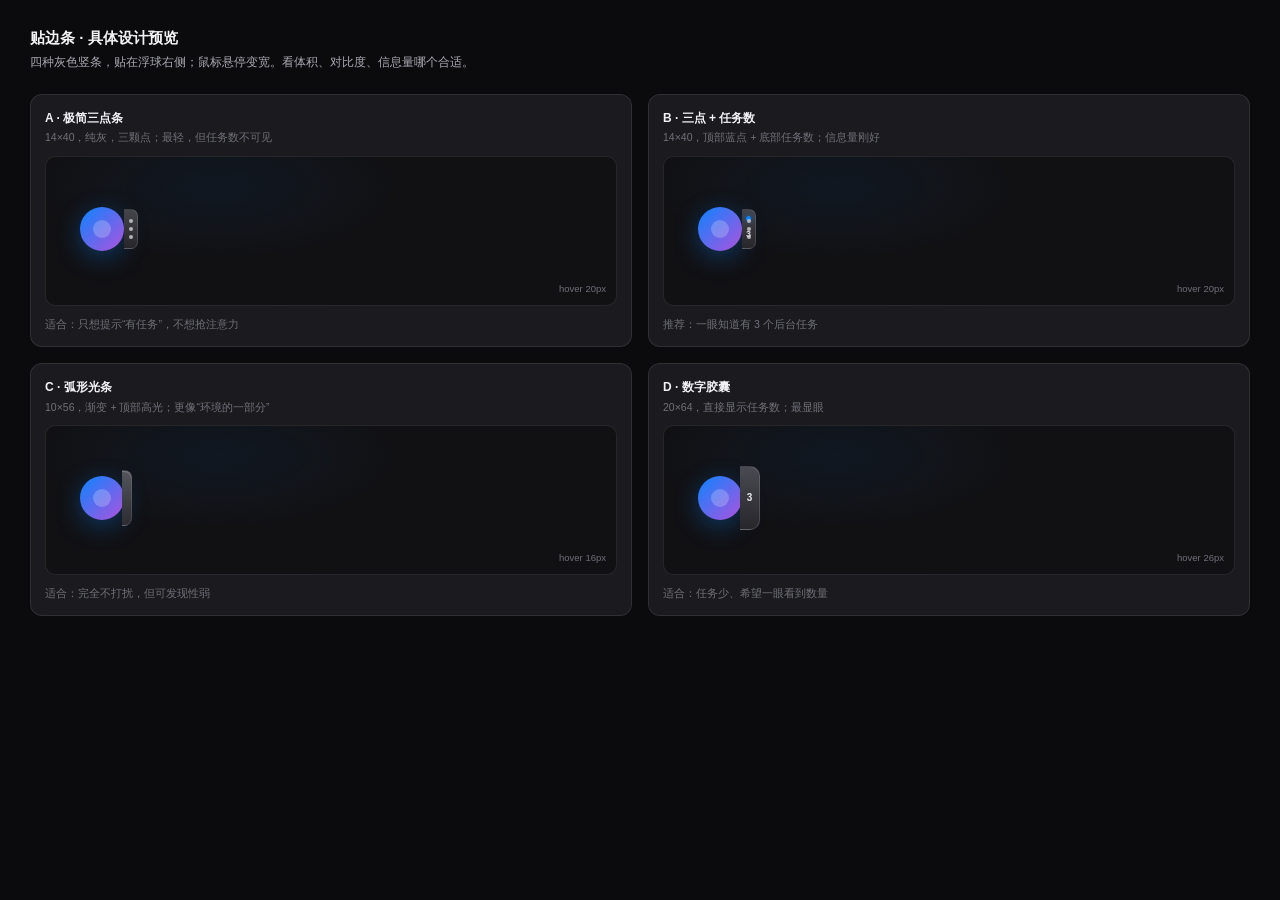
<file: docs/贴边条设计预览.html>
<!DOCTYPE html>
<html lang="zh-CN">
<head>
<meta charset="utf-8">
<title>贴边条 · 设计预览</title>
<style>
  :root{--bg:#0D0D0F;--panel:#1B1B1F;--line:rgba(255,255,255,.09);--text:#F2F2F5;--muted:#A9A9B2;--hint:#6F6F78;--accent:#0A84FF;--ok:#30D158}
  *{box-sizing:border-box;margin:0;padding:0}
  body{background:#0B0B0D;color:var(--text);font:13px/1.55 "Segoe UI","Microsoft YaHei",sans-serif;padding:26px 30px 50px}
  h1{font-size:15px;font-weight:650}.sub{color:var(--muted);font-size:12px;margin:4px 0 22px}
  .grid{display:grid;grid-template-columns:repeat(2,1fr);gap:16px}
  .card{background:var(--panel);border:1px solid var(--line);border-radius:12px;padding:14px}
  .name{font-size:12px;font-weight:650}.note{font-size:10.5px;color:var(--hint);margin:2px 0 10px}
  .stage{position:relative;height:150px;border-radius:10px;background:
    radial-gradient(300px 120px at 30% 20%,rgba(10,132,255,.06),transparent 60%),#111114;border:1px solid var(--line)}
  .ball{position:absolute;left:34px;top:50px;width:44px;height:44px;border-radius:50%;
    background:linear-gradient(135deg,#0A84FF,#AF52DE);box-shadow:0 6px 24px rgba(10,132,255,.35)}
  .ball:after{content:"";position:absolute;inset:13px;border-radius:50%;background:rgba(255,255,255,.22)}
  .tab{position:absolute;left:78px;top:52px;height:40px;width:14px;border-radius:0 7px 7px 0;
    background:linear-gradient(180deg,#44444B,#26262B);border:1px solid rgba(255,255,255,.12);border-left:none;
    display:flex;flex-direction:column;align-items:center;justify-content:center;gap:4px;cursor:pointer;
    transition:width .18s ease,background .18s}
  .tab:hover{width:20px}
  .d{width:4px;height:4px;border-radius:50%;background:#C9C9D1;opacity:.85}
  .accentdot{position:absolute;top:6px;width:5px;height:5px;border-radius:50%;background:var(--accent);box-shadow:0 0 6px rgba(10,132,255,.7)}
  .count{position:absolute;bottom:6px;font-size:9px;color:#D6D6DD;font-weight:650}
  .pill{position:absolute;left:76px;top:44px;width:10px;height:56px;border-radius:0 8px 8px 0;
    background:linear-gradient(180deg,#55555E,#2B2B31);box-shadow:inset 0 1px 0 rgba(255,255,255,.18);
    border:1px solid rgba(255,255,255,.10);border-left:none;cursor:pointer;transition:width .18s}
  .pill:hover{width:16px}
  .capsule{position:absolute;left:76px;top:40px;width:20px;height:64px;border-radius:0 10px 10px 0;
    background:linear-gradient(180deg,#4A4A52,#26262B);border:1px solid rgba(255,255,255,.14);border-left:none;
    color:#E6E6EC;font-size:10px;font-weight:700;display:flex;align-items:center;justify-content:center;cursor:pointer}
  .capsule:hover{width:26px}
  .bar{position:absolute;left:76px;top:50px;width:9px;height:44px;border-radius:0 6px 6px 0;
    background:linear-gradient(180deg,#6A6A74,#333338);border:1px solid rgba(255,255,255,.14);border-left:none;cursor:pointer}
  .bar:before{content:"";position:absolute;left:2px;top:6px;width:3px;height:18px;border-radius:2px;background:rgba(255,255,255,.35)}
  .hint{position:absolute;right:10px;bottom:8px;font-size:9.5px;color:var(--hint)}
  .legend{font-size:10.5px;color:var(--hint);margin-top:10px}
</style>
</head>
<body>
  <h1>贴边条 · 具体设计预览</h1>
  <div class="sub">四种灰色竖条，贴在浮球右侧；鼠标悬停变宽。看体积、对比度、信息量哪个合适。</div>
  <div class="grid">
    <div class="card">
      <div class="name">A · 极简三点条</div>
      <div class="note">14×40，纯灰，三颗点；最轻，但任务数不可见</div>
      <div class="stage"><div class="ball"></div>
        <div class="tab"><i class="d"></i><i class="d"></i><i class="d"></i></div>
        <div class="hint">hover 20px</div>
      </div>
      <div class="legend">适合：只想提示“有任务”，不想抢注意力</div>
    </div>

    <div class="card">
      <div class="name">B · 三点 + 任务数</div>
      <div class="note">14×40，顶部蓝点 + 底部任务数；信息量刚好</div>
      <div class="stage"><div class="ball"></div>
        <div class="tab"><span class="accentdot"></span><i class="d"></i><i class="d"></i><i class="d"></i><span class="count">3</span></div>
        <div class="hint">hover 20px</div>
      </div>
      <div class="legend">推荐：一眼知道有 3 个后台任务</div>
    </div>

    <div class="card">
      <div class="name">C · 弧形光条</div>
      <div class="note">10×56，渐变 + 顶部高光；更像“环境的一部分”</div>
      <div class="stage"><div class="ball"></div>
        <div class="pill"></div>
        <div class="hint">hover 16px</div>
      </div>
      <div class="legend">适合：完全不打扰，但可发现性弱</div>
    </div>

    <div class="card">
      <div class="name">D · 数字胶囊</div>
      <div class="note">20×64，直接显示任务数；最显眼</div>
      <div class="stage"><div class="ball"></div>
        <div class="capsule">3</div>
        <div class="hint">hover 26px</div>
      </div>
      <div class="legend">适合：任务少、希望一眼看到数量</div>
    </div>
  </div>
</body>
</html>
</file>
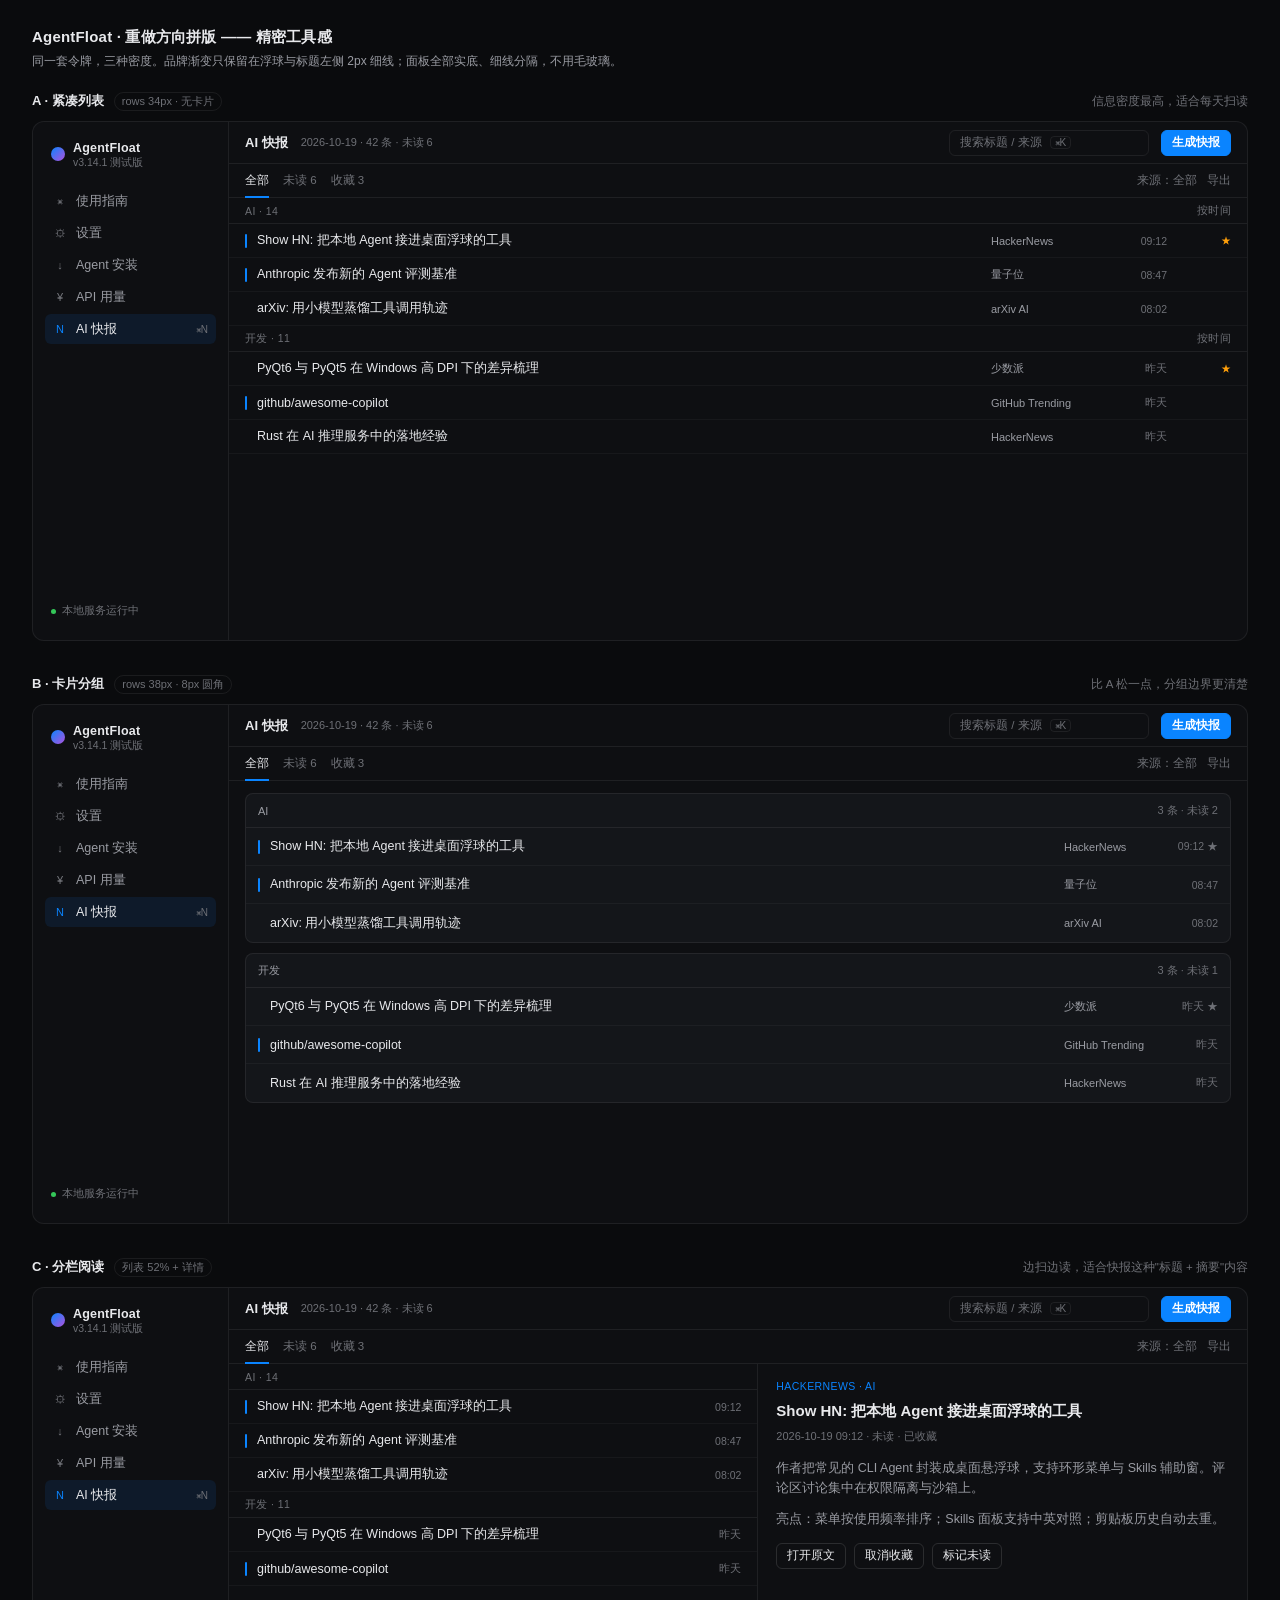
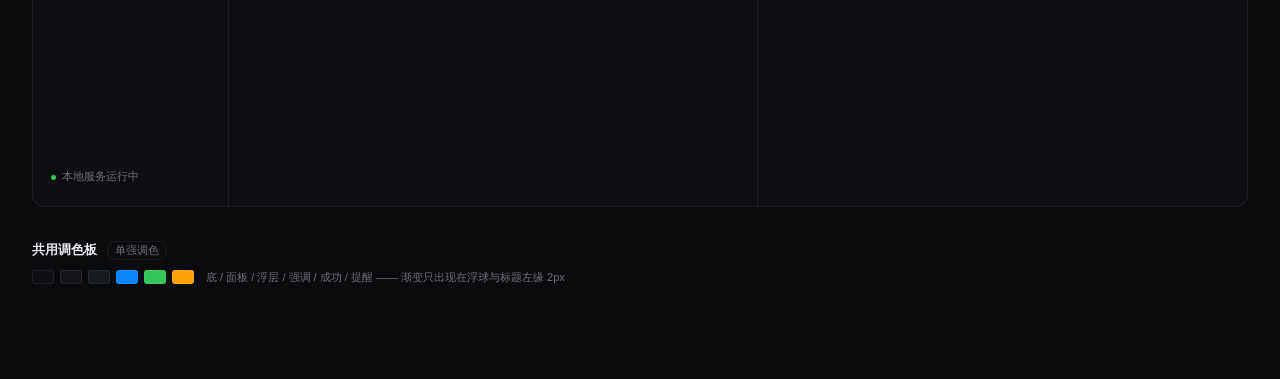
<file: docs/direction/boards.html>
<!DOCTYPE html>
<html lang="zh-CN">
<head>
<meta charset="utf-8">
<title>AgentFloat · 重做方向拼版（精密工具感）</title>
<style>
  :root{
    --bg:#0E0F12; --panel:#14161A; --panel2:#171A1F; --line:rgba(255,255,255,.07);
    --line2:rgba(255,255,255,.12); --text:#E8E9EC; --text2:#9A9CA3; --hint:#6E7076;
    --accent:#0A84FF; --ok:#34C759; --warn:#FF9F0A;
    --r:8px; --row:34px;
  }
  *{box-sizing:border-box;margin:0;padding:0}
  body{background:#0A0B0D;color:var(--text);font-family:"Inter","SF Pro Text","Segoe UI","Microsoft YaHei",sans-serif;
       -webkit-font-smoothing:antialiased;padding:28px 32px 60px}
  h1{font-size:15px;font-weight:600;letter-spacing:.2px;margin-bottom:6px}
  .sub{font-size:12px;color:var(--text2);margin-bottom:22px}
  .board{margin-bottom:34px}
  .board-head{display:flex;align-items:baseline;gap:10px;margin-bottom:10px}
  .board-name{font-size:13px;font-weight:600}
  .board-tag{font-size:11px;color:var(--hint);border:1px solid var(--line);padding:1px 7px;border-radius:999px}
  .board-note{font-size:11.5px;color:var(--hint);margin-left:auto}

  /* 共享外壳：无圆角、细线、单强调色 */
  .app{display:grid;grid-template-columns:196px 1fr;height:520px;border:1px solid var(--line);
       border-radius:12px;overflow:hidden;background:var(--bg)}
  .rail{border-right:1px solid var(--line);padding:14px 12px;display:flex;flex-direction:column;gap:2px}
  .brand{display:flex;align-items:center;gap:8px;padding:2px 6px 14px}
  .dot{width:14px;height:14px;border-radius:50%;background:linear-gradient(135deg,#0A84FF,#AF52DE)}
  .brand b{font-size:12.5px;font-weight:600;letter-spacing:.2px}
  .ver{font-size:10.5px;color:var(--hint)}
  .nav{display:flex;align-items:center;gap:9px;height:30px;padding:0 8px;border-radius:6px;font-size:12.5px;color:var(--text2)}
  .nav .ico{width:14px;text-align:center;opacity:.75;font-size:11px}
  .nav.on{background:rgba(10,132,255,.10);color:var(--text)}
  .nav.on .ico{opacity:1;color:var(--accent)}
  .nav .k{margin-left:auto;font-size:10px;color:var(--hint);font-variant-numeric:tabular-nums}
  .rail-foot{margin-top:auto;padding:8px 6px;font-size:10.5px;color:var(--hint);display:flex;align-items:center;gap:6px}
  .live{width:5px;height:5px;border-radius:50%;background:var(--ok)}

  .main{display:flex;flex-direction:column;min-width:0}
  .top{height:42px;display:flex;align-items:center;gap:12px;padding:0 16px;border-bottom:1px solid var(--line)}
  .top h2{font-size:13px;font-weight:600;letter-spacing:.2px}
  .top .count{font-size:11px;color:var(--hint);font-variant-numeric:tabular-nums}
  .search{margin-left:auto;display:flex;align-items:center;gap:8px;height:26px;padding:0 10px;border:1px solid var(--line);
          border-radius:6px;font-size:11.5px;color:var(--hint);min-width:200px}
  .search .kbd{border:1px solid var(--line);border-radius:4px;padding:0 4px;font-size:10px}
  .btn{height:26px;padding:0 10px;border:1px solid var(--line2);border-radius:6px;background:transparent;color:var(--text);
       font-size:11.5px;display:flex;align-items:center;gap:6px}
  .btn.primary{background:var(--accent);border-color:var(--accent);color:#fff;font-weight:600}
  .filters{display:flex;align-items:center;gap:14px;padding:0 16px;height:34px;border-bottom:1px solid var(--line);
           font-size:11.5px;color:var(--hint)}
  .filters .f{height:34px;display:flex;align-items:center;border-bottom:2px solid transparent;margin-bottom:-1px}
  .filters .f.on{color:var(--text);border-bottom-color:var(--accent)}
  .filters .right{margin-left:auto;display:flex;gap:10px}
  .list{overflow:auto;flex:1}

  /* A：紧凑列表（无卡片，细线分组） */
  .group{display:flex;align-items:center;gap:8px;height:26px;padding:0 16px;font-size:10.5px;color:var(--hint);
         letter-spacing:.4px;text-transform:uppercase;border-bottom:1px solid var(--line)}
  .group .n{margin-left:auto;font-variant-numeric:tabular-nums}
  .row{display:grid;grid-template-columns:2px 1fr 92px 74px 54px;align-items:center;gap:10px;
       height:var(--row);padding:0 16px;border-bottom:1px solid rgba(255,255,255,.04);font-size:12.5px}
  .row:hover{background:rgba(255,255,255,.03)}
  .bar{width:2px;height:14px;border-radius:1px;background:transparent}
  .row.unread .bar{background:var(--accent)}
  .row .t{overflow:hidden;text-overflow:ellipsis;white-space:nowrap}
  .row .src{font-size:11px;color:var(--text2);overflow:hidden;text-overflow:ellipsis;white-space:nowrap}
  .row .meta{font-size:10.5px;color:var(--hint);font-variant-numeric:tabular-nums;text-align:right}
  .row .star{color:var(--warn);font-size:10px;text-align:right}

  /* B：卡片分组（同一系统，稍松） */
  .cards{padding:12px 16px 16px;display:flex;flex-direction:column;gap:10px;overflow:auto}
  .card{border:1px solid var(--line);border-radius:var(--r);background:var(--panel)}
  .card .head{display:flex;align-items:center;gap:8px;padding:9px 12px;border-bottom:1px solid var(--line);font-size:11px;color:var(--text2)}
  .card .head .n{margin-left:auto;color:var(--hint);font-variant-numeric:tabular-nums}
  .card .r{display:grid;grid-template-columns:2px 1fr 88px 56px;gap:10px;align-items:center;
          height:38px;padding:0 12px;border-bottom:1px solid rgba(255,255,255,.04);font-size:12.5px}
  .card .r:last-child{border-bottom:none}
  .card .r .t{white-space:nowrap;overflow:hidden;text-overflow:ellipsis}
  .card .r .src{font-size:11px;color:var(--text2)}
  .card .r .meta{font-size:10.5px;color:var(--hint);text-align:right;font-variant-numeric:tabular-nums}

  /* C：分栏（列表 + 详情） */
  .split{display:grid;grid-template-columns:52% 1fr;flex:1;min-height:0}
  .split .list{border-right:1px solid var(--line)}
  .detail{padding:16px 18px;overflow:auto}
  .detail .kicker{font-size:10.5px;color:var(--accent);letter-spacing:.4px;text-transform:uppercase;margin-bottom:8px}
  .detail h3{font-size:15px;line-height:1.4;font-weight:600;margin-bottom:8px}
  .detail .meta{font-size:11px;color:var(--hint);margin-bottom:14px;font-variant-numeric:tabular-nums}
  .detail p{font-size:12.5px;line-height:1.62;color:var(--text2);margin-bottom:10px}
  .detail .actions{display:flex;gap:8px;margin-top:14px}
  .link{font-size:11.5px;color:var(--accent);text-decoration:none}

  .swatches{display:flex;gap:6px;margin-top:8px}
  .sw{width:22px;height:14px;border-radius:3px;border:1px solid var(--line)}
</style>
</head>
<body>
  <h1>AgentFloat · 重做方向拼版 —— 精密工具感</h1>
  <div class="sub">同一套令牌，三种密度。品牌渐变只保留在浮球与标题左侧 2px 细线；面板全部实底、细线分隔，不用毛玻璃。</div>

  <!-- A -->
  <div class="board">
    <div class="board-head">
      <div class="board-name">A · 紧凑列表</div>
      <div class="board-tag">rows 34px · 无卡片</div>
      <div class="board-note">信息密度最高，适合每天扫读</div>
    </div>
    <div class="app">
      <aside class="rail">
        <div class="brand"><div class="dot"></div><div><b>AgentFloat</b><div class="ver">v3.14.1 测试版</div></div></div>
        <div class="nav"><span class="ico">⌘</span>使用指南</div>
        <div class="nav"><span class="ico">⚙</span>设置</div>
        <div class="nav"><span class="ico">↓</span>Agent 安装</div>
        <div class="nav"><span class="ico">¥</span>API 用量</div>
        <div class="nav on"><span class="ico">N</span>AI 快报<span class="k">⌘N</span></div>
        <div class="rail-foot"><span class="live"></span>本地服务运行中</div>
      </aside>
      <main class="main">
        <div class="top">
          <h2>AI 快报</h2><span class="count">2026-10-19 · 42 条 · 未读 6</span>
          <div class="search">搜索标题 / 来源 <span class="kbd">⌘K</span></div>
          <button class="btn primary">生成快报</button>
        </div>
        <div class="filters">
          <span class="f on">全部</span><span class="f">未读 6</span><span class="f">收藏 3</span>
          <span class="right"><span>来源：全部</span><span>导出</span></span>
        </div>
        <div class="list">
          <div class="group">AI · 14<span class="n">按时间</span></div>
          <div class="row unread"><span class="bar"></span><span class="t">Show HN: 把本地 Agent 接进桌面浮球的工具</span><span class="src">HackerNews</span><span class="meta">09:12</span><span class="star">★</span></div>
          <div class="row unread"><span class="bar"></span><span class="t">Anthropic 发布新的 Agent 评测基准</span><span class="src">量子位</span><span class="meta">08:47</span><span class="star"></span></div>
          <div class="row"><span class="bar"></span><span class="t">arXiv: 用小模型蒸馏工具调用轨迹</span><span class="src">arXiv AI</span><span class="meta">08:02</span><span class="star"></span></div>
          <div class="group">开发 · 11<span class="n">按时间</span></div>
          <div class="row"><span class="bar"></span><span class="t">PyQt6 与 PyQt5 在 Windows 高 DPI 下的差异梳理</span><span class="src">少数派</span><span class="meta">昨天</span><span class="star">★</span></div>
          <div class="row unread"><span class="bar"></span><span class="t">github/awesome-copilot</span><span class="src">GitHub Trending</span><span class="meta">昨天</span><span class="star"></span></div>
          <div class="row"><span class="bar"></span><span class="t">Rust 在 AI 推理服务中的落地经验</span><span class="src">HackerNews</span><span class="meta">昨天</span><span class="star"></span></div>
        </div>
      </main>
    </div>
  </div>

  <!-- B -->
  <div class="board">
    <div class="board-head">
      <div class="board-name">B · 卡片分组</div>
      <div class="board-tag">rows 38px · 8px 圆角</div>
      <div class="board-note">比 A 松一点，分组边界更清楚</div>
    </div>
    <div class="app">
      <aside class="rail">
        <div class="brand"><div class="dot"></div><div><b>AgentFloat</b><div class="ver">v3.14.1 测试版</div></div></div>
        <div class="nav"><span class="ico">⌘</span>使用指南</div>
        <div class="nav"><span class="ico">⚙</span>设置</div>
        <div class="nav"><span class="ico">↓</span>Agent 安装</div>
        <div class="nav"><span class="ico">¥</span>API 用量</div>
        <div class="nav on"><span class="ico">N</span>AI 快报<span class="k">⌘N</span></div>
        <div class="rail-foot"><span class="live"></span>本地服务运行中</div>
      </aside>
      <main class="main">
        <div class="top"><h2>AI 快报</h2><span class="count">2026-10-19 · 42 条 · 未读 6</span>
          <div class="search">搜索标题 / 来源 <span class="kbd">⌘K</span></div><button class="btn primary">生成快报</button></div>
        <div class="filters"><span class="f on">全部</span><span class="f">未读 6</span><span class="f">收藏 3</span>
          <span class="right"><span>来源：全部</span><span>导出</span></span></div>
        <div class="cards">
          <div class="card">
            <div class="head">AI<span class="n">3 条 · 未读 2</span></div>
            <div class="r"><span class="bar" style="background:var(--accent)"></span><span class="t">Show HN: 把本地 Agent 接进桌面浮球的工具</span><span class="src">HackerNews</span><span class="meta">09:12 ★</span></div>
            <div class="r"><span class="bar" style="background:var(--accent)"></span><span class="t">Anthropic 发布新的 Agent 评测基准</span><span class="src">量子位</span><span class="meta">08:47</span></div>
            <div class="r"><span class="bar"></span><span class="t">arXiv: 用小模型蒸馏工具调用轨迹</span><span class="src">arXiv AI</span><span class="meta">08:02</span></div>
          </div>
          <div class="card">
            <div class="head">开发<span class="n">3 条 · 未读 1</span></div>
            <div class="r"><span class="bar"></span><span class="t">PyQt6 与 PyQt5 在 Windows 高 DPI 下的差异梳理</span><span class="src">少数派</span><span class="meta">昨天 ★</span></div>
            <div class="r"><span class="bar" style="background:var(--accent)"></span><span class="t">github/awesome-copilot</span><span class="src">GitHub Trending</span><span class="meta">昨天</span></div>
            <div class="r"><span class="bar"></span><span class="t">Rust 在 AI 推理服务中的落地经验</span><span class="src">HackerNews</span><span class="meta">昨天</span></div>
          </div>
        </div>
      </main>
    </div>
  </div>

  <!-- C -->
  <div class="board">
    <div class="board-head">
      <div class="board-name">C · 分栏阅读</div>
      <div class="board-tag">列表 52% + 详情</div>
      <div class="board-note">边扫边读，适合快报这种"标题 + 摘要"内容</div>
    </div>
    <div class="app">
      <aside class="rail">
        <div class="brand"><div class="dot"></div><div><b>AgentFloat</b><div class="ver">v3.14.1 测试版</div></div></div>
        <div class="nav"><span class="ico">⌘</span>使用指南</div>
        <div class="nav"><span class="ico">⚙</span>设置</div>
        <div class="nav"><span class="ico">↓</span>Agent 安装</div>
        <div class="nav"><span class="ico">¥</span>API 用量</div>
        <div class="nav on"><span class="ico">N</span>AI 快报<span class="k">⌘N</span></div>
        <div class="rail-foot"><span class="live"></span>本地服务运行中</div>
      </aside>
      <main class="main">
        <div class="top"><h2>AI 快报</h2><span class="count">2026-10-19 · 42 条 · 未读 6</span>
          <div class="search">搜索标题 / 来源 <span class="kbd">⌘K</span></div><button class="btn primary">生成快报</button></div>
        <div class="filters"><span class="f on">全部</span><span class="f">未读 6</span><span class="f">收藏 3</span>
          <span class="right"><span>来源：全部</span><span>导出</span></span></div>
        <div class="split">
          <div class="list">
            <div class="group">AI · 14</div>
            <div class="row unread" style="grid-template-columns:2px 1fr 54px"><span class="bar"></span><span class="t">Show HN: 把本地 Agent 接进桌面浮球的工具</span><span class="meta">09:12</span></div>
            <div class="row unread" style="grid-template-columns:2px 1fr 54px"><span class="bar"></span><span class="t">Anthropic 发布新的 Agent 评测基准</span><span class="meta">08:47</span></div>
            <div class="row" style="grid-template-columns:2px 1fr 54px"><span class="bar"></span><span class="t">arXiv: 用小模型蒸馏工具调用轨迹</span><span class="meta">08:02</span></div>
            <div class="group">开发 · 11</div>
            <div class="row" style="grid-template-columns:2px 1fr 54px"><span class="bar"></span><span class="t">PyQt6 与 PyQt5 在 Windows 高 DPI 下的差异梳理</span><span class="meta">昨天</span></div>
            <div class="row unread" style="grid-template-columns:2px 1fr 54px"><span class="bar"></span><span class="t">github/awesome-copilot</span><span class="meta">昨天</span></div>
          </div>
          <div class="detail">
            <div class="kicker">HackerNews · AI</div>
            <h3>Show HN: 把本地 Agent 接进桌面浮球的工具</h3>
            <div class="meta">2026-10-19 09:12 · 未读 · 已收藏</div>
            <p>作者把常见的 CLI Agent 封装成桌面悬浮球，支持环形菜单与 Skills 辅助窗。评论区讨论集中在权限隔离与沙箱上。</p>
            <p>亮点：菜单按使用频率排序；Skills 面板支持中英对照；剪贴板历史自动去重。</p>
            <div class="actions"><button class="btn">打开原文</button><button class="btn">取消收藏</button><button class="btn">标记未读</button></div>
          </div>
        </div>
      </main>
    </div>
  </div>

  <div class="board">
    <div class="board-head"><div class="board-name">共用调色板</div><div class="board-tag">单强调色</div></div>
    <div class="swatches">
      <span class="sw" style="background:#0E0F12"></span><span class="sw" style="background:#14161A"></span>
      <span class="sw" style="background:#171A1F"></span><span class="sw" style="background:#0A84FF"></span>
      <span class="sw" style="background:#34C759"></span><span class="sw" style="background:#FF9F0A"></span>
      <span style="font-size:11px;color:var(--hint);margin-left:6px">底 / 面板 / 浮层 / 强调 / 成功 / 提醒 —— 渐变只出现在浮球与标题左缘 2px</span>
    </div>
  </div>
</body>
</html>
</file>
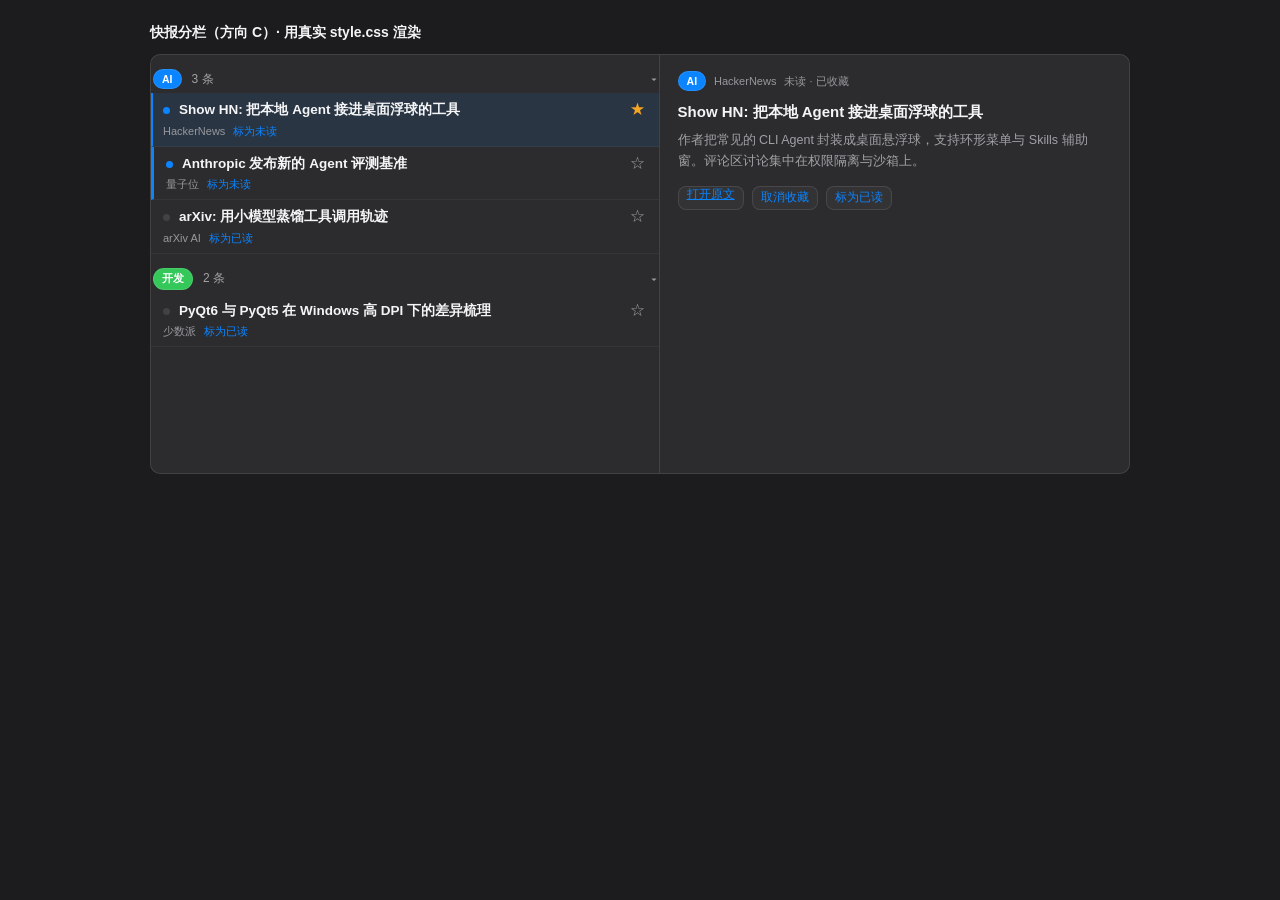
<file: docs/direction/news-split-preview.html>
<!DOCTYPE html>
<html lang="zh-CN">
<head>
<meta charset="utf-8">
<title>快报分栏 · 真实样式静态校验</title>
<link rel="stylesheet" href="../../web/css/style.css">
<style>body{padding:24px;background:var(--bg);font-family:var(--font)}
h1{font-size:14px;margin:0 0 12px} .wrap{max-width:980px;margin:0 auto}</style>
</head>
<body data-theme="dark">
<div class="wrap">
  <h1>快报分栏（方向 C）· 用真实 style.css 渲染</h1>
  <div class="news-split">
    <div class="news-list">
      <div class="news-group">
        <button class="news-group-head"><span class="chip" style="color:#fff;background:#0A84FF">AI</span><span class="grow">3 条</span><span class="caret">▾</span></button>
        <div class="news-item unread focus" data-idx="0">
          <div class="news-line"><span class="news-dot"></span><div class="t"><a href="#">Show HN: 把本地 Agent 接进桌面浮球的工具</a></div><button class="news-star on">★</button></div>
          <div class="s">作者把常见的 CLI Agent 封装成桌面悬浮球…</div>
          <div class="meta"><span class="chip" style="color:#fff;background:#0A84FF">AI</span><span class="src">HackerNews</span><button class="linklike">标为未读</button></div>
        </div>
        <div class="news-item unread" data-idx="1">
          <div class="news-line"><span class="news-dot"></span><div class="t"><a href="#">Anthropic 发布新的 Agent 评测基准</a></div><button class="news-star">☆</button></div>
          <div class="meta"><span class="chip" style="color:#fff;background:#0A84FF">AI</span><span class="src">量子位</span><button class="linklike">标为未读</button></div>
        </div>
        <div class="news-item" data-idx="2">
          <div class="news-line"><span class="news-dot"></span><div class="t"><a href="#">arXiv: 用小模型蒸馏工具调用轨迹</a></div><button class="news-star">☆</button></div>
          <div class="meta"><span class="chip" style="color:#fff;background:#0A84FF">AI</span><span class="src">arXiv AI</span><button class="linklike">标为已读</button></div>
        </div>
      </div>
      <div class="news-group">
        <button class="news-group-head"><span class="chip" style="color:#fff;background:#34C759">开发</span><span class="grow">2 条</span><span class="caret">▾</span></button>
        <div class="news-item" data-idx="3">
          <div class="news-line"><span class="news-dot"></span><div class="t"><a href="#">PyQt6 与 PyQt5 在 Windows 高 DPI 下的差异梳理</a></div><button class="news-star">☆</button></div>
          <div class="meta"><span class="chip" style="color:#fff;background:#34C759">开发</span><span class="src">少数派</span><button class="linklike">标为已读</button></div>
        </div>
      </div>
    </div>
    <div class="news-detail">
      <div class="kick"><span class="chip" style="color:#fff;background:#0A84FF">AI</span><span>HackerNews</span><span>未读 · 已收藏</span></div>
      <h3>Show HN: 把本地 Agent 接进桌面浮球的工具</h3>
      <p>作者把常见的 CLI Agent 封装成桌面悬浮球，支持环形菜单与 Skills 辅助窗。评论区讨论集中在权限隔离与沙箱上。</p>
      <div class="actions">
        <a class="btn sm" href="#">打开原文</a>
        <button class="btn sm">取消收藏</button>
        <button class="btn sm">标为已读</button>
      </div>
    </div>
  </div>
</div>
</body>
</html>
</file>
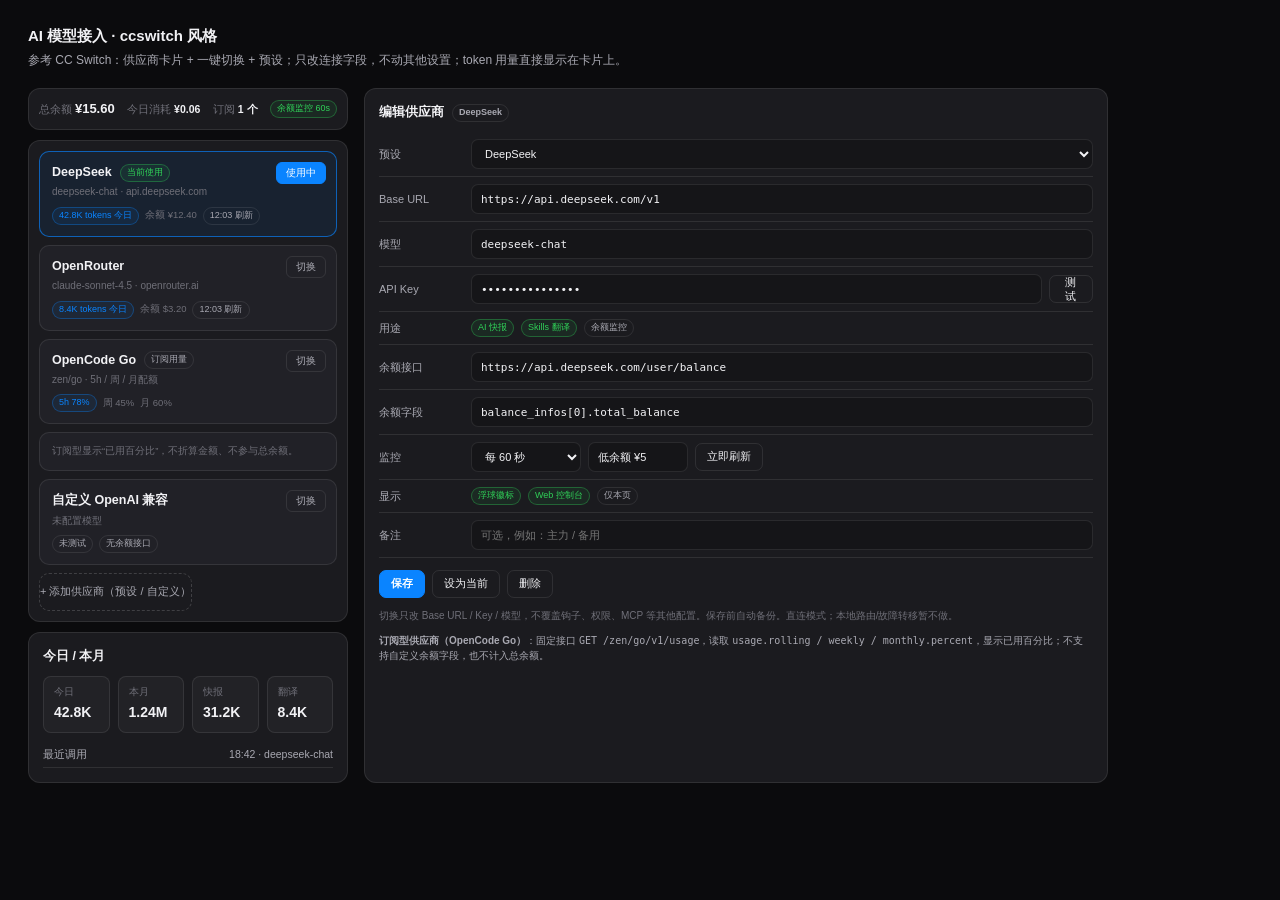
<file: docs/previews/LLM接入-ccswitch风格-20261102.html>
<!DOCTYPE html>
<html lang="zh-CN"><head><meta charset="utf-8"><title>LLM 接入 · ccswitch 风格预览</title>
<style>
:root{--bg:#0B0B0D;--panel:#1B1B1F;--card:#212127;--line:rgba(255,255,255,.09);--text:#F2F2F5;--muted:#A9A9B2;--hint:#6F6F78;--accent:#0A84FF;--ok:#30D158;--warn:#FF9F0A}
*{box-sizing:border-box;margin:0;padding:0}
body{background:var(--bg);color:var(--text);font:13px/1.55 "Segoe UI","Microsoft YaHei",sans-serif;padding:24px 28px 50px}
h1{font-size:15px;font-weight:650}.sub{color:var(--muted);font-size:12px;margin:4px 0 18px}
.layout{display:grid;grid-template-columns:320px 1fr;gap:16px;max-width:1080px}
.col{display:flex;flex-direction:column;gap:10px}
.card{background:var(--panel);border:1px solid var(--line);border-radius:12px;padding:14px}
.provider{position:relative;background:var(--card);border:1px solid var(--line);border-radius:10px;padding:11px 12px;cursor:pointer;transition:border-color .15s,background .15s}
.provider:hover{border-color:rgba(10,132,255,.35)}
.provider.active{border-color:rgba(10,132,255,.65);background:rgba(10,132,255,.08)}
.provider .top{display:flex;align-items:center;gap:8px}
.provider .name{font-size:12.5px;font-weight:650}.provider .model{font-size:10px;color:var(--hint);margin-top:2px}
.provider .meta{display:flex;gap:6px;align-items:center;margin-top:7px;font-size:9.5px;color:var(--hint)}
.badge{font-size:9px;padding:1px 6px;border-radius:999px;border:1px solid var(--line);color:var(--muted)}
.badge.on{color:var(--ok);border-color:rgba(48,209,88,.35);background:rgba(48,209,88,.08)}
.badge.token{color:var(--accent);border-color:rgba(10,132,255,.35);background:rgba(10,132,255,.08)}
.provider .act{position:absolute;right:10px;top:10px;font-size:10px;padding:3px 9px;border-radius:6px;border:1px solid var(--line);background:transparent;color:var(--muted);cursor:pointer}
.provider.active .act{background:var(--accent);border-color:var(--accent);color:#fff}
.add{height:38px;border:1px dashed rgba(255,255,255,.16);border-radius:10px;background:transparent;color:var(--muted);font-size:11px;cursor:pointer}
.add:hover{border-color:var(--accent);color:var(--text)}
.card h2{font-size:12.5px;font-weight:650;margin-bottom:10px;display:flex;align-items:center;gap:8px}
.field{display:grid;grid-template-columns:82px 1fr;gap:10px;align-items:center;padding:7px 0;border-bottom:1px solid var(--line)}
.field:last-child{border-bottom:none}.field label{font-size:11px;color:var(--muted)}
.inp{height:30px;border-radius:7px;border:1px solid var(--line);background:#151518;color:var(--text);padding:0 9px;font-size:11px;width:100%}
.mono{font-family:Consolas,monospace}.row{display:flex;gap:7px;align-items:center}
.btn{height:28px;padding:0 11px;border-radius:7px;border:1px solid var(--line);background:transparent;color:var(--text);font-size:10.5px;cursor:pointer}
.btn.p{background:var(--accent);border-color:var(--accent);color:#fff;font-weight:600}
.note{font-size:10px;color:var(--hint);margin-top:10px;line-height:1.5}
.stats{display:grid;grid-template-columns:repeat(4,1fr);gap:8px;margin-top:6px}
.stat{background:rgba(255,255,255,.03);border:1px solid var(--line);border-radius:8px;padding:8px 10px}
.stat .k{font-size:9.5px;color:var(--hint)}.stat .v{font-size:14px;font-weight:650;margin-top:2px}
.stat .v small{font-size:9px;color:var(--hint);font-weight:400}
.usage{margin-top:8px;font-size:10.5px}
.usage .line{display:flex;justify-content:space-between;padding:5px 0;border-bottom:1px solid var(--line);color:var(--muted)}
</style></head><body>
<h1>AI 模型接入 · ccswitch 风格</h1>
<div class="sub">参考 CC Switch：供应商卡片 + 一键切换 + 预设；只改连接字段，不动其他设置；token 用量直接显示在卡片上。</div>
<div class="layout">
  <div class="col">
    <div class="card" style="padding:10px">
      <div class="row" style="justify-content:space-between;font-size:10.5px;color:var(--hint)">
        <span>总余额 <b style="color:var(--text);font-size:13px">¥15.60</b></span>
        <span>今日消耗 <b style="color:var(--text)">¥0.06</b></span>
        <span>订阅 <b style="color:var(--text)">1 个</b></span>
        <span class="badge on">余额监控 60s</span>
      </div>
    </div>
    <div class="card" style="padding:10px">
      <div class="provider active" data-name="DeepSeek" data-base="https://api.deepseek.com/v1" data-model="deepseek-chat" data-balance="https://api.deepseek.com/user/balance" data-field="balance_infos[0].total_balance"><div class="top"><span class="name">DeepSeek</span><span class="badge on">当前使用</span></div><div class="model">deepseek-chat · api.deepseek.com</div><div class="meta"><span class="badge token">42.8K tokens 今日</span><span>余额 ¥12.40</span><span class="badge">12:03 刷新</span></div><button class="act">使用中</button></div>
      <div style="height:8px"></div>
      <div class="provider" data-name="OpenRouter" data-base="https://openrouter.ai/api/v1" data-model="claude-sonnet-4.5" data-balance="https://openrouter.ai/api/v1/credits" data-field="data.total_credits"><div class="top"><span class="name">OpenRouter</span></div><div class="model">claude-sonnet-4.5 · openrouter.ai</div><div class="meta"><span class="badge token">8.4K tokens 今日</span><span>余额 $3.20</span><span class="badge">12:03 刷新</span></div><button class="act">切换</button></div>
      <div style="height:8px"></div>
      <div class="provider" data-name="OpenCode Go" data-base="https://opencode.ai/zen/go" data-model="zen/go" data-balance="https://opencode.ai/zen/go/v1/usage" data-field="usage.rolling.percent" data-kind="sub"><div class="top"><span class="name">OpenCode Go</span><span class="badge">订阅用量</span></div><div class="model">zen/go · 5h / 周 / 月配额</div><div class="meta"><span class="badge token">5h 78%</span><span>周 45%</span><span>月 60%</span></div><button class="act">切换</button></div>
      <div style="height:8px"></div>
      <div class="provider" style="cursor:default"><div class="model" style="margin:0;color:var(--hint);font-size:9.5px">订阅型显示“已用百分比”，不折算金额、不参与总余额。</div></div>
      <div style="height:8px"></div>
      <div class="provider"><div class="top"><span class="name">自定义 OpenAI 兼容</span></div><div class="model">未配置模型</div><div class="meta"><span class="badge">未测试</span><span class="badge">无余额接口</span></div><button class="act">切换</button></div>
      <div style="height:8px"></div>
      <button class="add">+ 添加供应商（预设 / 自定义）</button>
    </div>
    <div class="card">
      <h2>今日 / 本月</h2>
      <div class="stats">
        <div class="stat"><div class="k">今日</div><div class="v">42.8K</div></div>
        <div class="stat"><div class="k">本月</div><div class="v">1.24M</div></div>
        <div class="stat"><div class="k">快报</div><div class="v">31.2K</div></div>
        <div class="stat"><div class="k">翻译</div><div class="v">8.4K</div></div>
      </div>
      <div class="usage"><div class="line"><span>最近调用</span><span>18:42 · deepseek-chat</span></div></div>
    </div>
  </div>

  <div class="card">
    <h2>编辑供应商 <span class="badge" id="editName">DeepSeek</span></h2>
    <div class="field"><label>预设</label><select class="inp"><option>DeepSeek</option><option>OpenRouter</option><option>OpenAI</option><option>自定义</option></select></div>
    <div class="field"><label>Base URL</label><input class="inp mono" id="baseUrl" value="https://api.deepseek.com/v1"></div>
    <div class="field"><label>模型</label><input class="inp mono" id="modelName" value="deepseek-chat"></div>
    <div class="field"><label>API Key</label><div class="row"><input class="inp mono" type="password" value="sk-••••••••••••"><button class="btn">测试</button></div></div>
    <div class="field"><label>用途</label><div class="row"><span class="badge on">AI 快报</span><span class="badge on">Skills 翻译</span><span class="badge">余额监控</span></div></div>
    <div class="field"><label>余额接口</label><input class="inp mono" id="balanceUrl" value="https://api.deepseek.com/user/balance"></div>
    <div class="field"><label>余额字段</label><input class="inp mono" id="balanceField" value="balance_infos[0].total_balance"></div>
    <div class="field"><label>监控</label><div class="row"><select class="inp" style="width:110px"><option>每 60 秒</option><option>每 5 分钟</option><option>手动</option></select><input class="inp" style="width:100px" value="低余额 ¥5"><button class="btn">立即刷新</button></div></div>
    <div class="field"><label>显示</label><div class="row"><span class="badge on">浮球徽标</span><span class="badge on">Web 控制台</span><span class="badge">仅本页</span></div></div>
    <div class="field"><label>备注</label><input class="inp" placeholder="可选，例如：主力 / 备用"></div>
    <div class="row" style="margin-top:12px"><button class="btn p">保存</button><button class="btn">设为当前</button><button class="btn">删除</button></div>
    <div class="note">切换只改 Base URL / Key / 模型，不覆盖钩子、权限、MCP 等其他配置。保存前自动备份。直连模式；本地路由/故障转移暂不做。</div>
    <div class="note" style="color:var(--muted)"><b>订阅型供应商（OpenCode Go）</b>：固定接口 <span class="mono">GET /zen/go/v1/usage</span>，读取 <span class="mono">usage.rolling / weekly / monthly.percent</span>，显示已用百分比；不支持自定义余额字段，也不计入总余额。</div>
  </div>
</div>

<script>
  const cards = Array.from(document.querySelectorAll('.provider[data-name]'));
  const editName = document.getElementById('editName');
  const baseUrl = document.getElementById('baseUrl');
  const modelName = document.getElementById('modelName');
  const balanceUrl = document.getElementById('balanceUrl');
  const balanceField = document.getElementById('balanceField');
  cards.forEach(card => {
    card.addEventListener('click', () => {
      cards.forEach(c => {
        c.classList.toggle('active', c === card);
        const act = c.querySelector('.act');
        if (act) act.textContent = (c === card) ? '使用中' : '切换';
      });
      editName.textContent = card.dataset.name;
      baseUrl.value = card.dataset.base;
      modelName.value = card.dataset.model;
      balanceUrl.value = card.dataset.balance;
      balanceField.value = card.dataset.field;
      if (card.dataset.kind === 'sub') {
        balanceField.value = 'usage.rolling.percent（订阅用量，只读）';
      }
    });
  });
</script>
</body></html>
</file>
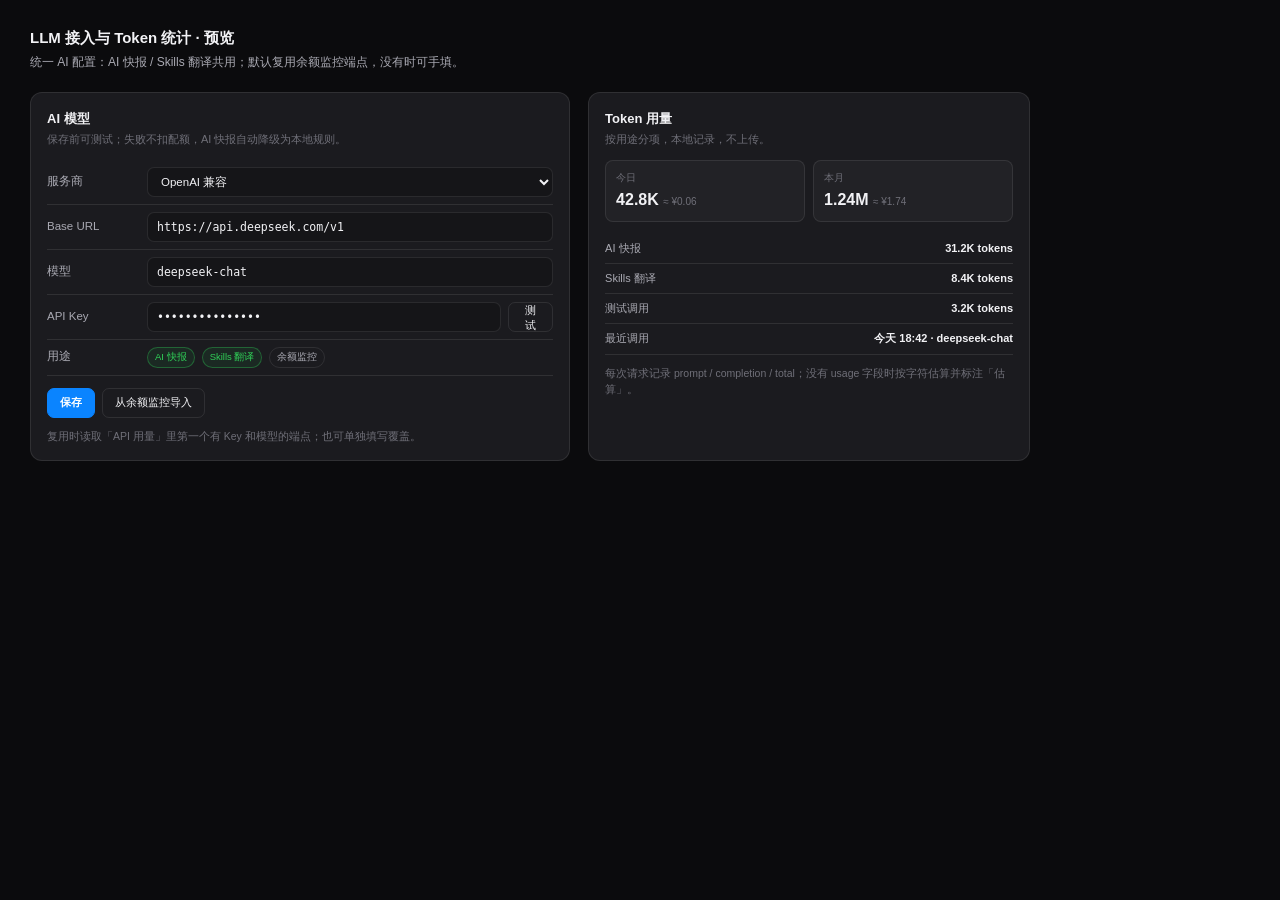
<file: docs/previews/LLM接入与Token统计-20261102.html>
<!DOCTYPE html>
<html lang="zh-CN"><head><meta charset="utf-8"><title>LLM 接入 · 预览</title>
<style>
:root{--bg:#0B0B0D;--panel:#1B1B1F;--card:#212127;--line:rgba(255,255,255,.09);--text:#F2F2F5;--muted:#A9A9B2;--hint:#6F6F78;--accent:#0A84FF;--ok:#30D158}
*{box-sizing:border-box;margin:0;padding:0}
body{background:var(--bg);color:var(--text);font:13px/1.55 "Segoe UI","Microsoft YaHei",sans-serif;padding:26px 30px 50px}
h1{font-size:15px}.sub{color:var(--muted);font-size:12px;margin:4px 0 20px}
.wrap{display:grid;grid-template-columns:1.1fr .9fr;gap:18px;max-width:1000px}
.card{background:var(--panel);border:1px solid var(--line);border-radius:12px;padding:16px}
.card h2{font-size:13px;font-weight:650;margin-bottom:2px}
.desc{font-size:11px;color:var(--hint);margin-bottom:12px}
.field{display:grid;grid-template-columns:90px 1fr;gap:10px;align-items:center;padding:7px 0;border-bottom:1px solid var(--line)}
.field:last-child{border-bottom:none}
.field label{font-size:11.5px;color:var(--muted)}
.inp{height:30px;border-radius:7px;border:1px solid var(--line);background:#151518;color:var(--text);padding:0 9px;font-size:11.5px;width:100%}
.mono{font-family:Consolas,monospace}
.row{display:flex;gap:7px;align-items:center}
.btn{height:30px;padding:0 12px;border-radius:7px;border:1px solid var(--line);background:transparent;color:var(--text);font-size:11px;cursor:pointer}
.btn.p{background:var(--accent);border-color:var(--accent);color:#fff;font-weight:600}
.chip{font-size:9.5px;padding:2px 7px;border-radius:999px;border:1px solid var(--line);color:var(--muted)}
.chip.ok{color:var(--ok);border-color:rgba(48,209,88,.35);background:rgba(48,209,88,.08)}
.stats{display:grid;grid-template-columns:1fr 1fr;gap:8px;margin-top:12px}
.stat{background:rgba(255,255,255,.03);border:1px solid var(--line);border-radius:8px;padding:9px 10px}
.stat .k{font-size:10px;color:var(--hint)}.stat .v{font-size:16px;font-weight:650;margin-top:2px}
.stat .v small{font-size:10px;color:var(--hint);font-weight:400}
.usage{margin-top:12px;font-size:11px}
.usage .line{display:flex;justify-content:space-between;padding:6px 0;border-bottom:1px solid var(--line);color:var(--muted)}
.usage .line b{color:var(--text);font-weight:600}
.note{font-size:10.5px;color:var(--hint);margin-top:10px}
</style></head><body>
<h1>LLM 接入与 Token 统计 · 预览</h1>
<div class="sub">统一 AI 配置：AI 快报 / Skills 翻译共用；默认复用余额监控端点，没有时可手填。</div>
<div class="wrap">
  <div class="card">
    <h2>AI 模型</h2><div class="desc">保存前可测试；失败不扣配额，AI 快报自动降级为本地规则。</div>
    <div class="field"><label>服务商</label><select class="inp"><option>OpenAI 兼容</option><option>DeepSeek</option><option>OpenRouter</option><option>自定义</option></select></div>
    <div class="field"><label>Base URL</label><input class="inp mono" value="https://api.deepseek.com/v1"></div>
    <div class="field"><label>模型</label><input class="inp mono" value="deepseek-chat"></div>
    <div class="field"><label>API Key</label><div class="row"><input class="inp mono" type="password" value="sk-••••••••••••"><button class="btn">测试</button></div></div>
    <div class="field"><label>用途</label><div class="row"><span class="chip ok">AI 快报</span><span class="chip ok">Skills 翻译</span><span class="chip">余额监控</span></div></div>
    <div class="row" style="margin-top:12px"><button class="btn p">保存</button><button class="btn">从余额监控导入</button></div>
    <div class="note">复用时读取「API 用量」里第一个有 Key 和模型的端点；也可单独填写覆盖。</div>
  </div>
  <div class="card">
    <h2>Token 用量</h2><div class="desc">按用途分项，本地记录，不上传。</div>
    <div class="stats">
      <div class="stat"><div class="k">今日</div><div class="v">42.8K <small>≈ ¥0.06</small></div></div>
      <div class="stat"><div class="k">本月</div><div class="v">1.24M <small>≈ ¥1.74</small></div></div>
    </div>
    <div class="usage">
      <div class="line"><span>AI 快报</span><b>31.2K tokens</b></div>
      <div class="line"><span>Skills 翻译</span><b>8.4K tokens</b></div>
      <div class="line"><span>测试调用</span><b>3.2K tokens</b></div>
      <div class="line"><span>最近调用</span><b>今天 18:42 · deepseek-chat</b></div>
    </div>
    <div class="note">每次请求记录 prompt / completion / total；没有 usage 字段时按字符估算并标注「估算」。</div>
  </div>
</div>
</body></html>
</file>
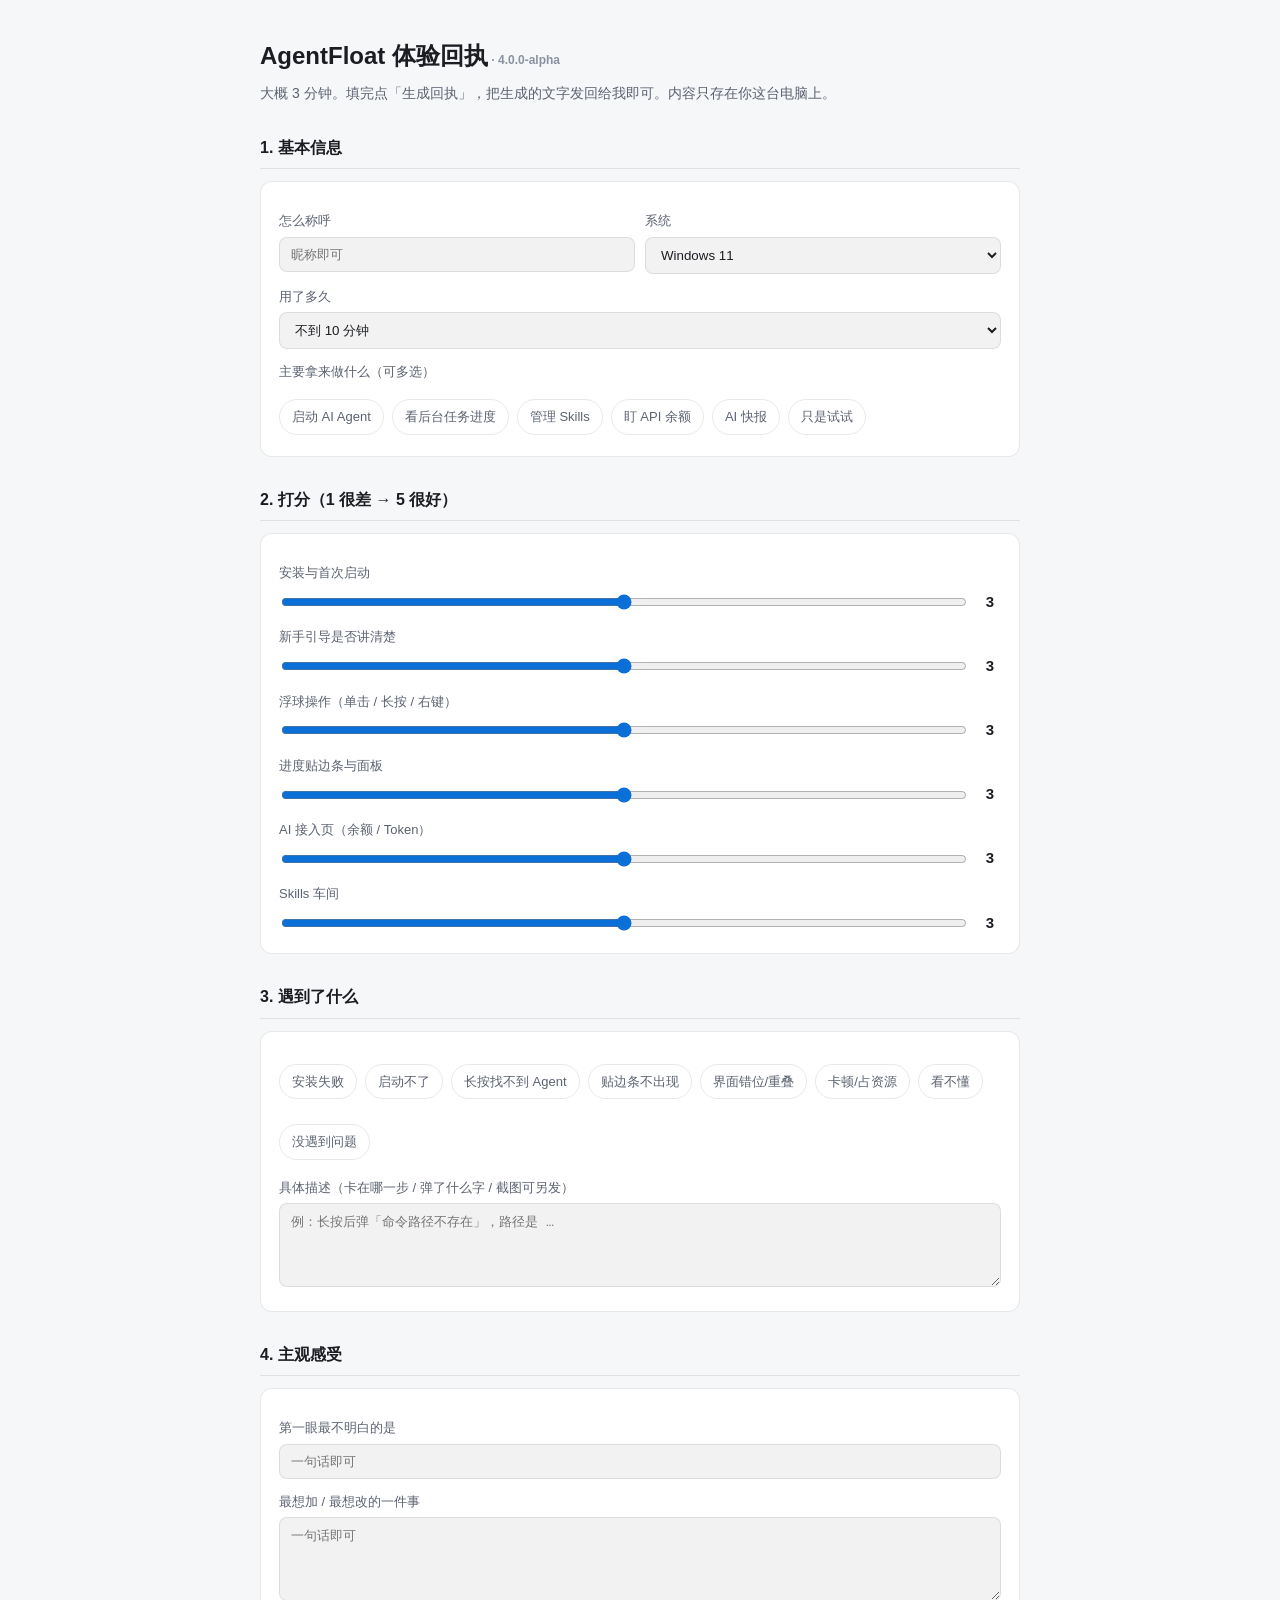
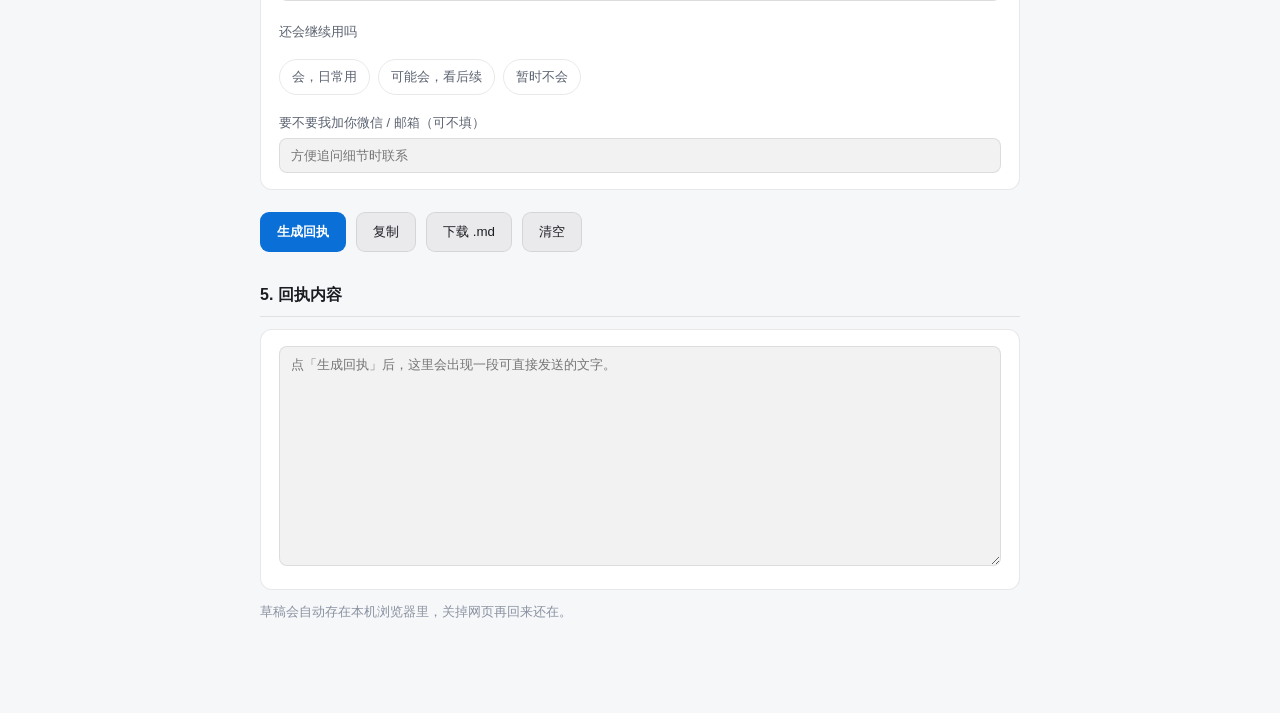
<file: docs/内测/体验回执-4.0.0-alpha.html>
﻿<!DOCTYPE html>
<html lang="zh-CN">
<head>
<meta charset="utf-8">
<meta name="viewport" content="width=device-width, initial-scale=1">
<title>AgentFloat 4.0.0-alpha 体验回执</title>
<style>
  :root{--bg:#0f1115;--card:#171a20;--line:rgba(255,255,255,.09);--text:#e8eaf0;--muted:#9aa1ad;--hint:#6f7683;--accent:#0a84ff;--ok:#30d158;--err:#ff453a;--warn:#ff9f0a}
  @media (prefers-color-scheme: light){:root{--bg:#f6f7f9;--card:#fff;--line:rgba(0,0,0,.09);--text:#1b1d22;--muted:#5b6270;--hint:#8a91a0;--accent:#0a6fd6}}
  *{box-sizing:border-box}
  body{margin:0;background:var(--bg);color:var(--text);font:15px/1.65 -apple-system,"Segoe UI","Microsoft YaHei",sans-serif;padding:36px 18px 90px}
  .wrap{max-width:760px;margin:0 auto}
  h1{font-size:24px;margin:0 0 6px}
  .sub{color:var(--muted);font-size:14px;margin-bottom:22px}
  h2{font-size:16px;margin:30px 0 8px;padding-bottom:7px;border-bottom:1px solid var(--line)}
  .card{background:var(--card);border:1px solid var(--line);border-radius:12px;padding:16px 18px;margin:12px 0}
  label{display:block;font-size:13px;color:var(--muted);margin:12px 0 5px}
  input[type=text],textarea,select{width:100%;background:rgba(127,127,127,.10);border:1px solid var(--line);border-radius:8px;color:var(--text);padding:9px 11px;font:14px/1.5 inherit}
  textarea{min-height:84px;resize:vertical}
  .opts{display:flex;flex-wrap:wrap;gap:8px;margin-top:4px}
  .opt{border:1px solid var(--line);border-radius:999px;padding:6px 12px;font-size:13px;cursor:pointer;user-select:none;color:var(--muted)}
  .opt input{display:none}
  .opt.on{background:rgba(10,132,255,.16);border-color:rgba(10,132,255,.5);color:var(--text)}
  .scale{display:flex;align-items:center;gap:10px;margin:6px 0 2px}
  .scale input[type=range]{flex:1;accent-color:var(--accent)}
  .scale b{width:22px;text-align:center;font-variant-numeric:tabular-nums}
  .row{display:flex;gap:10px;flex-wrap:wrap}
  .row > div{flex:1;min-width:180px}
  button{border:1px solid var(--line);background:rgba(127,127,127,.10);color:var(--text);border-radius:9px;padding:10px 16px;font:14px inherit;cursor:pointer}
  button.primary{background:var(--accent);border-color:transparent;color:#fff;font-weight:600}
  button:hover{filter:brightness(1.08)}
  #out{white-space:pre-wrap;font:12.5px/1.6 ui-monospace,Consolas,monospace;min-height:220px}
  .hint{color:var(--hint);font-size:12.5px}
  .toast{position:fixed;left:50%;bottom:26px;transform:translateX(-50%);background:#22262e;color:#fff;padding:10px 16px;border-radius:10px;font-size:13px;opacity:0;transition:.2s;pointer-events:none}
  .toast.show{opacity:1}
  @media print{body{background:#fff;color:#000}.card{border-color:#ddd}button{display:none}}
</style>
</head>
<body>
<div class="wrap">
  <h1>AgentFloat 体验回执<span style="font-size:12px;color:var(--hint)"> · 4.0.0-alpha</span></h1>
  <div class="sub">大概 3 分钟。填完点「生成回执」，把生成的文字发回给我即可。内容只存在你这台电脑上。</div>

  <h2>1. 基本信息</h2>
  <div class="card">
    <div class="row">
      <div><label>怎么称呼</label><input id="name" type="text" placeholder="昵称即可"></div>
      <div><label>系统</label>
        <select id="os">
          <option>Windows 11</option><option>Windows 10</option><option>macOS</option><option>Linux</option><option>其他</option>
        </select>
      </div>
    </div>
    <label>用了多久</label>
    <select id="duration">
      <option>不到 10 分钟</option><option>10–30 分钟</option><option>半天</option><option>一整天</option><option>连续用了几天</option>
    </select>
    <label>主要拿来做什么（可多选）</label>
    <div class="opts" id="purpose">
      <label class="opt"><input type="checkbox" value="启动 AI Agent">启动 AI Agent</label>
      <label class="opt"><input type="checkbox" value="看后台任务进度">看后台任务进度</label>
      <label class="opt"><input type="checkbox" value="管理 Skills">管理 Skills</label>
      <label class="opt"><input type="checkbox" value="盯 API 余额">盯 API 余额</label>
      <label class="opt"><input type="checkbox" value="AI 快报">AI 快报</label>
      <label class="opt"><input type="checkbox" value="只是试试">只是试试</label>
    </div>
  </div>

  <h2>2. 打分（1 很差 → 5 很好）</h2>
  <div class="card" id="scores">
    <label>安装与首次启动</label><div class="scale"><input type="range" min="1" max="5" value="3" data-k="安装与首次启动"><b>3</b></div>
    <label>新手引导是否讲清楚</label><div class="scale"><input type="range" min="1" max="5" value="3" data-k="新手引导"><b>3</b></div>
    <label>浮球操作（单击 / 长按 / 右键）</label><div class="scale"><input type="range" min="1" max="5" value="3" data-k="浮球操作"><b>3</b></div>
    <label>进度贴边条与面板</label><div class="scale"><input type="range" min="1" max="5" value="3" data-k="进度贴边条"><b>3</b></div>
    <label>AI 接入页（余额 / Token）</label><div class="scale"><input type="range" min="1" max="5" value="3" data-k="AI 接入"><b>3</b></div>
    <label>Skills 车间</label><div class="scale"><input type="range" min="1" max="5" value="3" data-k="Skills 车间"><b>3</b></div>
  </div>

  <h2>3. 遇到了什么</h2>
  <div class="card">
    <div class="opts" id="issues">
      <label class="opt"><input type="checkbox" value="安装失败">安装失败</label>
      <label class="opt"><input type="checkbox" value="启动不了">启动不了</label>
      <label class="opt"><input type="checkbox" value="长按找不到 Agent">长按找不到 Agent</label>
      <label class="opt"><input type="checkbox" value="贴边条不出现">贴边条不出现</label>
      <label class="opt"><input type="checkbox" value="界面错位/重叠">界面错位/重叠</label>
      <label class="opt"><input type="checkbox" value="卡顿/占资源">卡顿/占资源</label>
      <label class="opt"><input type="checkbox" value="看不懂">看不懂</label>
      <label class="opt"><input type="checkbox" value="没遇到问题">没遇到问题</label>
    </div>
    <label>具体描述（卡在哪一步 / 弹了什么字 / 截图可另发）</label>
    <textarea id="detail" placeholder="例：长按后弹「命令路径不存在」，路径是 …"></textarea>
  </div>

  <h2>4. 主观感受</h2>
  <div class="card">
    <label>第一眼最不明白的是</label>
    <input id="confusing" type="text" placeholder="一句话即可">
    <label>最想加 / 最想改的一件事</label>
    <textarea id="wish" placeholder="一句话即可"></textarea>
    <label>还会继续用吗</label>
    <div class="opts" id="continue">
      <label class="opt"><input type="radio" name="cont" value="会，日常用">会，日常用</label>
      <label class="opt"><input type="radio" name="cont" value="可能会，看后续">可能会，看后续</label>
      <label class="opt"><input type="radio" name="cont" value="暂时不会">暂时不会</label>
    </div>
    <label>要不要我加你微信 / 邮箱（可不填）</label>
    <input id="contact" type="text" placeholder="方便追问细节时联系">
  </div>

  <div style="display:flex;gap:10px;margin:22px 0">
    <button class="primary" id="gen">生成回执</button>
    <button id="copy">复制</button>
    <button id="download">下载 .md</button>
    <button id="reset">清空</button>
  </div>

  <h2>5. 回执内容</h2>
  <div class="card"><textarea id="out" readonly placeholder="点「生成回执」后，这里会出现一段可直接发送的文字。"></textarea></div>
  <div class="hint">草稿会自动存在本机浏览器里，关掉网页再回来还在。</div>
</div>
<div class="toast" id="toast"></div>

<script>
(function(){
  const $ = (id) => document.getElementById(id);
  const KEY = "af_feedback_40alpha";
  const fields = ["name","os","duration","detail","confusing","wish","contact"];
  const toasts = (m) => { const t=$("toast"); t.textContent=m; t.classList.add("show"); setTimeout(()=>t.classList.remove("show"),1400); };

  // 选项胶囊
  document.querySelectorAll(".opt").forEach((el)=>{
    el.addEventListener("click",(e)=>{
      if(e.target.tagName!=="INPUT"){ const i=el.querySelector("input"); i.checked=!i.checked; }
      el.classList.toggle("on", el.querySelector("input").checked);
      save();
    });
  });
  document.querySelectorAll('#scores input[type=range]').forEach((r)=>{
    r.addEventListener("input",()=>{ r.nextElementSibling.textContent=r.value; save(); });
  });

  function checkedValues(sel){ return [...document.querySelectorAll(sel+" input:checked")].map(i=>i.value); }
  function save(){
    const d = {f:{}, scores:{}, purpose:checkedValues("#purpose"), issues:checkedValues("#issues"), cont:(document.querySelector('#continue input:checked')||{}).value||""};
    fields.forEach(k=>d.f[k]=$(k).value);
    document.querySelectorAll('#scores input[type=range]').forEach(r=>d.scores[r.dataset.k]=r.value);
    localStorage.setItem(KEY, JSON.stringify(d));
  }
  function load(){
    let d; try{ d=JSON.parse(localStorage.getItem(KEY)||"null"); }catch(e){ d=null; }
    if(!d) return;
    fields.forEach(k=>{ if(d.f && d.f[k]!=null) $(k).value=d.f[k]; });
    document.querySelectorAll('#scores input[type=range]').forEach(r=>{
      if(d.scores && d.scores[r.dataset.k]){ r.value=d.scores[r.dataset.k]; r.nextElementSibling.textContent=r.value; }
    });
    document.querySelectorAll("#purpose input,#issues input").forEach(i=>{
      const arr = i.closest("#purpose") ? d.purpose : d.issues;
      i.checked = !!(arr||[]).includes(i.value); i.closest(".opt").classList.toggle("on", i.checked);
    });
    document.querySelectorAll('#continue input').forEach(i=>{
      i.checked = (d.cont===i.value); i.closest(".opt").classList.toggle("on", i.checked);
    });
  }
  fields.forEach(k=>$(k).addEventListener("input",save));

  function build(){
    const now = new Date();
    const pad = (n)=>String(n).padStart(2,"0");
    const stamp = now.getFullYear()+"-"+pad(now.getMonth()+1)+"-"+pad(now.getDate())+" "+pad(now.getHours())+":"+pad(now.getMinutes());
    const sc = {};
    document.querySelectorAll('#scores input[type=range]').forEach(r=>sc[r.dataset.k]=r.value);
    const avg = (Object.values(sc).reduce((a,b)=>a+Number(b),0)/Object.keys(sc).length).toFixed(1);
    const L = [];
    L.push("# AgentFloat 4.0.0-alpha 体验回执");
    L.push("");
    L.push("- 版本：4.0.0-alpha");
    L.push("- 提交时间：" + stamp);
    L.push("- 称呼：" + ($("name").value || "（未填）"));
    L.push("- 系统：" + $("os").value);
    L.push("- 使用时长：" + $("duration").value);
    L.push("- 主要用途：" + (checkedValues("#purpose").join("、") || "（未选）"));
    L.push("");
    L.push("## 打分（1–5，均分 " + avg + "）");
    Object.keys(sc).forEach(k=>L.push("- " + k + "：" + sc[k]));
    L.push("");
    L.push("## 遇到的问题");
    L.push("- 类型：" + (checkedValues("#issues").join("、") || "（未选）"));
    L.push("- 描述：" + ($("detail").value || "（无）"));
    L.push("");
    L.push("## 主观感受");
    L.push("- 第一眼最不明白：" + ($("confusing").value || "（无）"));
    L.push("- 最想加/改的一件事：" + ($("wish").value || "（无）"));
    L.push("- 是否继续用：" + ((document.querySelector('#continue input:checked')||{}).value || "（未选）"));
    if($("contact").value) L.push("- 联系方式：" + $("contact").value);
    return L.join("\n");
  }

  $("gen").addEventListener("click",()=>{ $("out").value = build(); toasts("已生成，可直接复制"); });
  $("copy").addEventListener("click",async ()=>{
    const text = $("out").value || build(); $("out").value = text;
    try{ await navigator.clipboard.writeText(text); toasts("已复制"); }
    catch(e){ $("out").select(); document.execCommand("copy"); toasts("已复制"); }
  });
  $("download").addEventListener("click",()=>{
    const text = $("out").value || build();
    const blob = new Blob([text], {type:"text/markdown;charset=utf-8"});
    const a = document.createElement("a");
    a.href = URL.createObjectURL(blob);
    a.download = "AgentFloat-回执-" + ($("name").value||"匿名") + ".md";
    a.click(); URL.revokeObjectURL(a.href);
  });
  $("reset").addEventListener("click",()=>{
    localStorage.removeItem(KEY); location.reload();
  });

  load();
})();
</script>
</body>
</html>
</file>
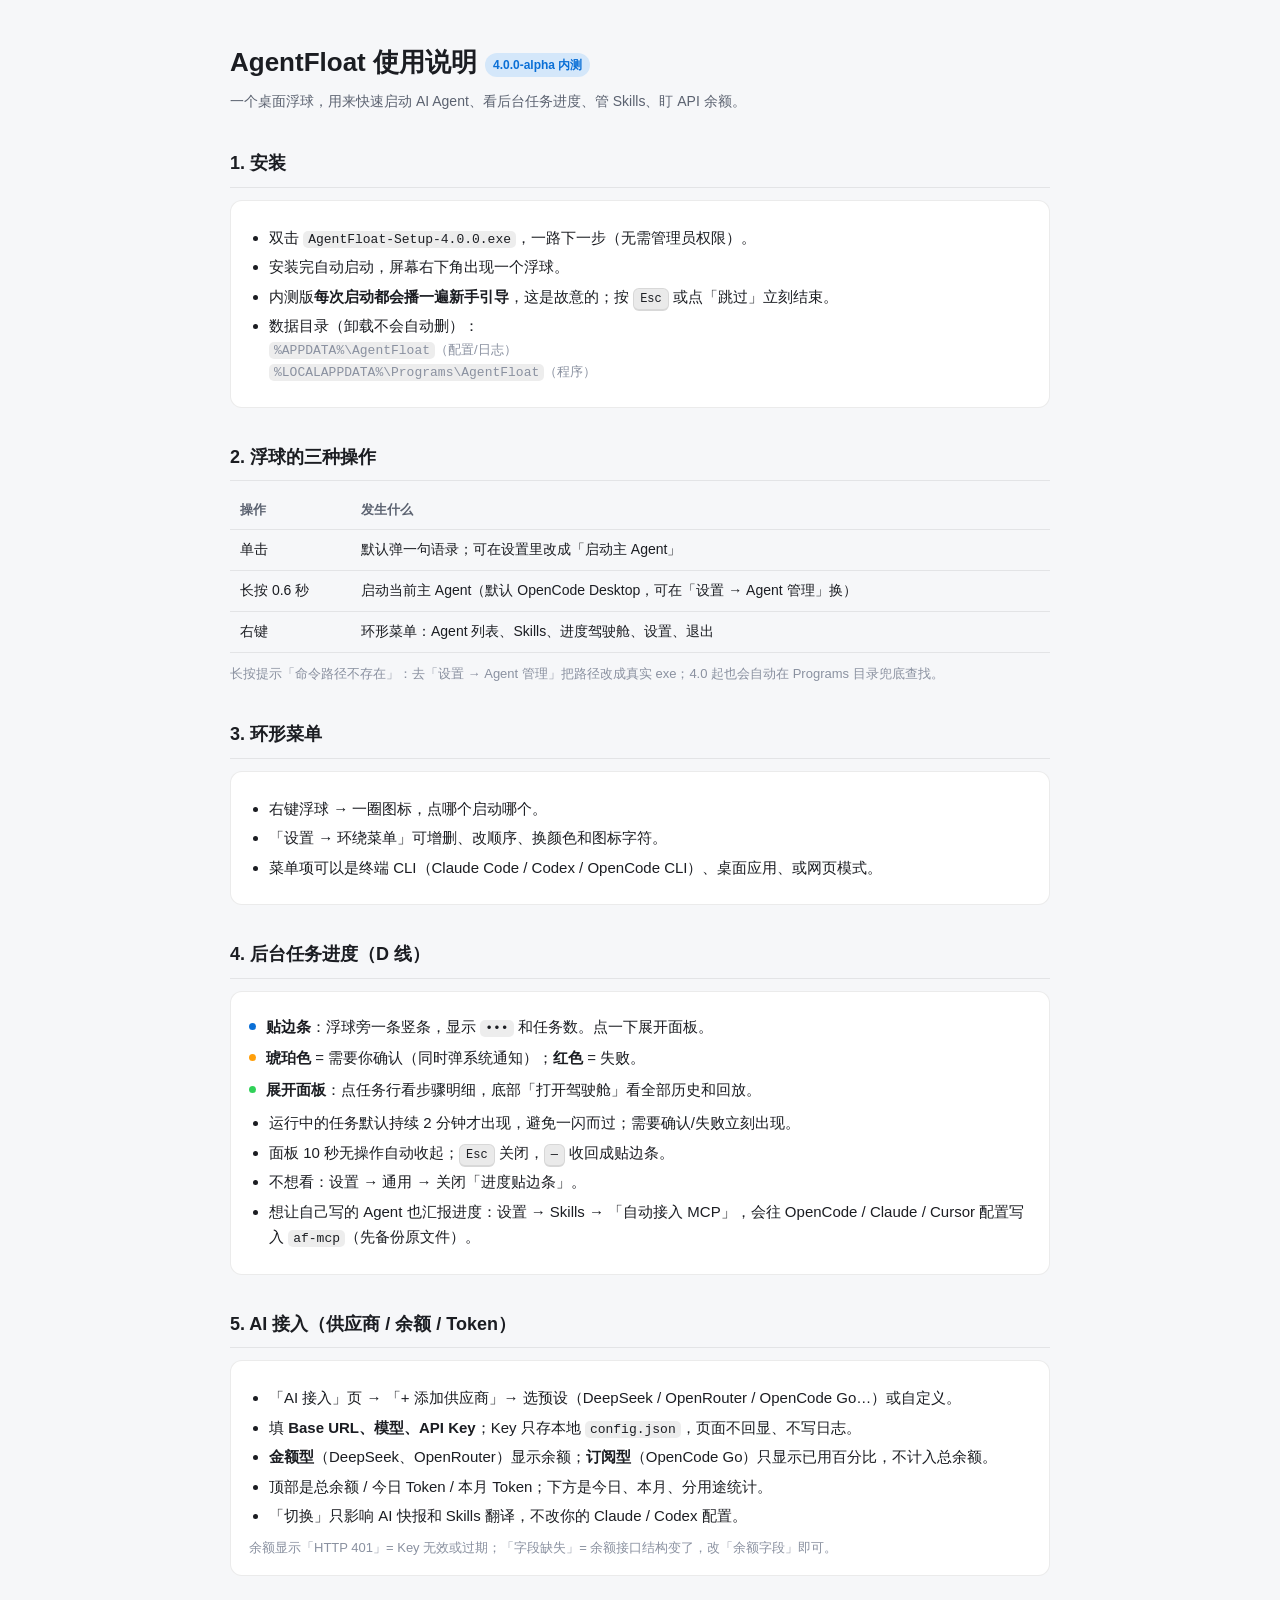
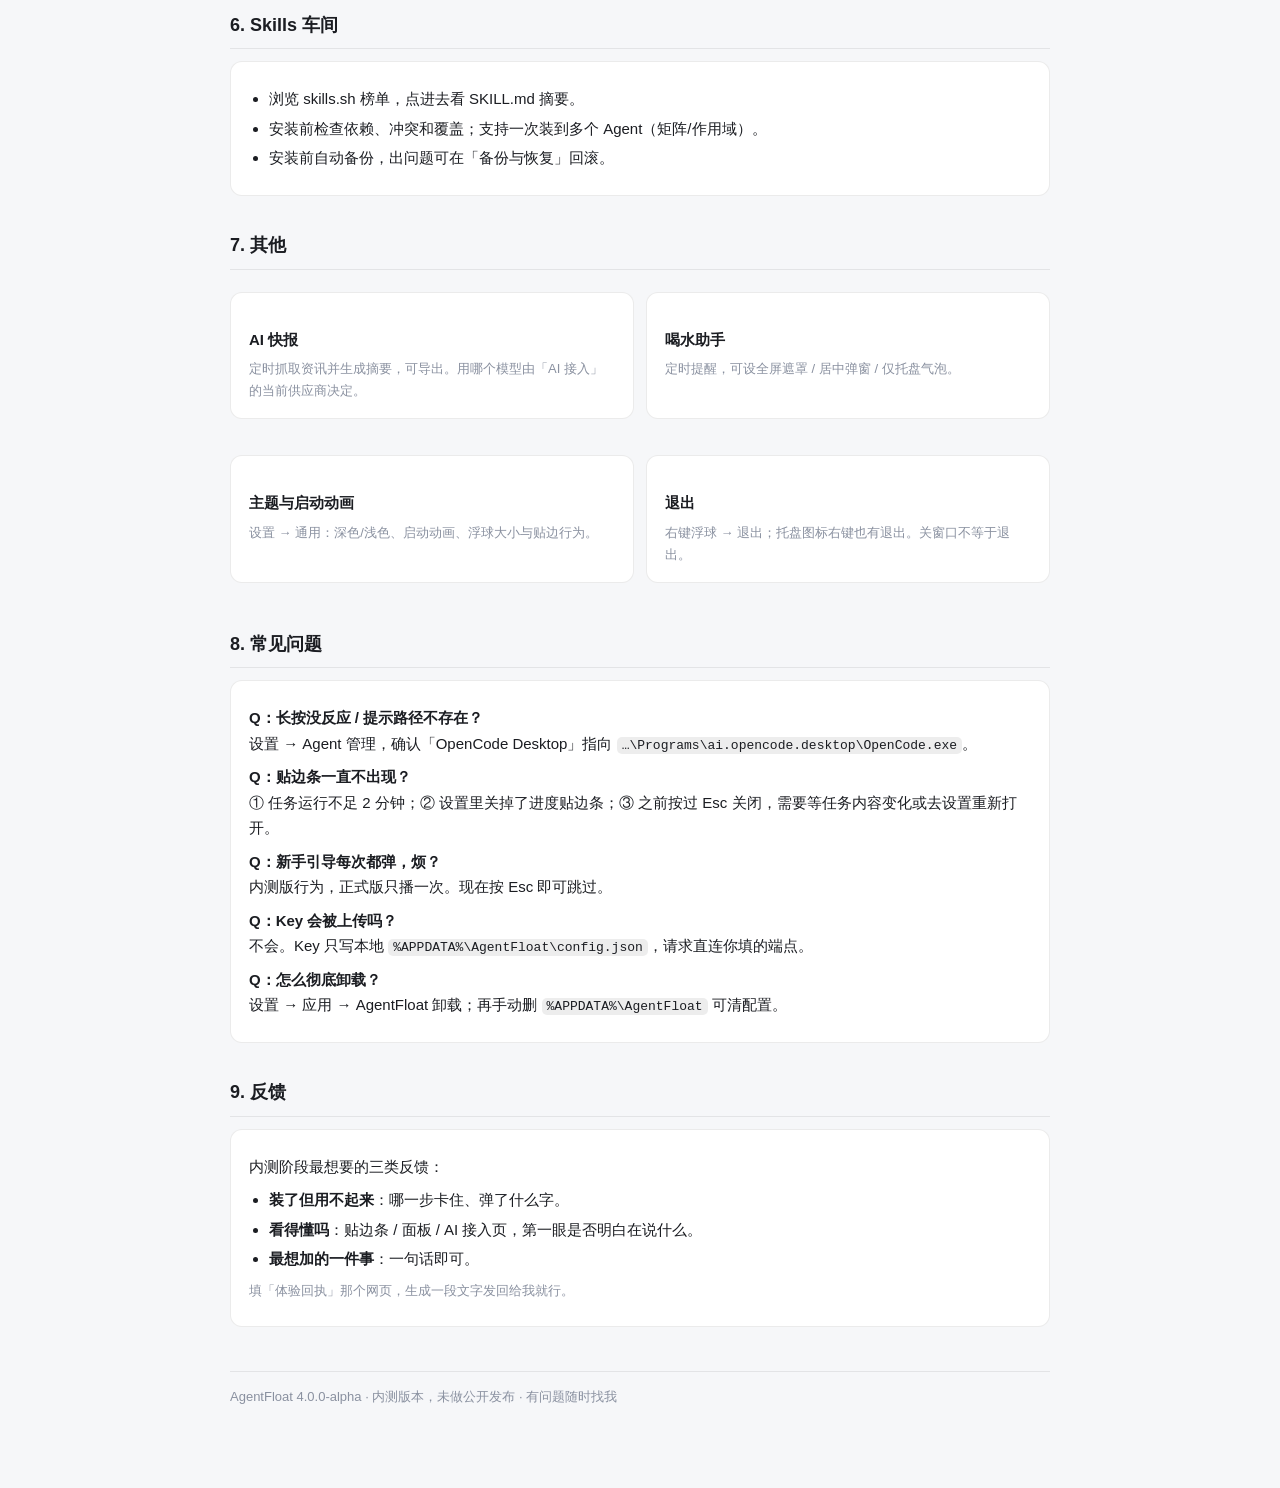
<file: docs/内测/使用说明-4.0.0-alpha.html>
﻿<!DOCTYPE html>
<html lang="zh-CN">
<head>
<meta charset="utf-8">
<meta name="viewport" content="width=device-width, initial-scale=1">
<title>AgentFloat 4.0.0-alpha 使用说明</title>
<style>
  :root{--bg:#0f1115;--card:#171a20;--line:rgba(255,255,255,.09);--text:#e8eaf0;--muted:#9aa1ad;--hint:#6f7683;--accent:#0a84ff;--warn:#ff9f0a;--ok:#30d158;--err:#ff453a}
  @media (prefers-color-scheme: light){:root{--bg:#f6f7f9;--card:#fff;--line:rgba(0,0,0,.08);--text:#1b1d22;--muted:#5b6270;--hint:#8a91a0;--accent:#0a6fd6}}
  *{box-sizing:border-box}
  body{margin:0;background:var(--bg);color:var(--text);font:15px/1.7 -apple-system,"Segoe UI","Microsoft YaHei",sans-serif;padding:40px 20px 80px}
  .wrap{max-width:820px;margin:0 auto}
  header{margin-bottom:28px}
  h1{font-size:26px;margin:0 0 6px}
  .sub{color:var(--muted);font-size:14px}
  .tag{display:inline-block;font-size:12px;padding:2px 8px;border-radius:999px;background:rgba(10,132,255,.14);color:var(--accent);margin-left:8px;vertical-align:2px}
  h2{font-size:18px;margin:34px 0 10px;padding-bottom:8px;border-bottom:1px solid var(--line)}
  h3{font-size:15px;margin:18px 0 6px}
  p{margin:8px 0}
  ul{margin:8px 0 8px 20px;padding:0}
  li{margin:4px 0}
  .card{background:var(--card);border:1px solid var(--line);border-radius:12px;padding:16px 18px;margin:12px 0}
  .grid{display:grid;grid-template-columns:1fr 1fr;gap:12px}
  @media (max-width:700px){.grid{grid-template-columns:1fr}}
  kbd{font:12px/1 ui-monospace,Consolas,monospace;background:rgba(127,127,127,.16);border:1px solid var(--line);border-bottom-width:2px;border-radius:6px;padding:3px 6px}
  code{font:13px/1.4 ui-monospace,Consolas,monospace;background:rgba(127,127,127,.14);padding:1px 5px;border-radius:5px}
  .muted{color:var(--muted)}
  .hint{color:var(--hint);font-size:13px}
  .row{display:flex;gap:10px;align-items:flex-start;margin:6px 0}
  .dot{width:7px;height:7px;border-radius:50%;background:var(--accent);margin-top:9px;flex:none}
  .dot.warn{background:var(--warn)} .dot.ok{background:var(--ok)} .dot.err{background:var(--err)}
  table{width:100%;border-collapse:collapse;margin:10px 0;font-size:14px}
  th,td{text-align:left;padding:8px 10px;border-bottom:1px solid var(--line);vertical-align:top}
  th{color:var(--muted);font-weight:600;font-size:13px}
  .faq b{color:var(--text)}
  footer{margin-top:44px;color:var(--hint);font-size:13px;border-top:1px solid var(--line);padding-top:14px}
  @media print{body{background:#fff;color:#000;padding:0}.card{break-inside:avoid;border-color:#ddd}h2{break-after:avoid}}
</style>
</head>
<body>
<div class="wrap">
<header>
  <h1>AgentFloat 使用说明<span class="tag">4.0.0-alpha 内测</span></h1>
  <div class="sub">一个桌面浮球，用来快速启动 AI Agent、看后台任务进度、管 Skills、盯 API 余额。</div>
</header>

<h2>1. 安装</h2>
<div class="card">
  <ul>
    <li>双击 <code>AgentFloat-Setup-4.0.0.exe</code>，一路下一步（无需管理员权限）。</li>
    <li>安装完自动启动，屏幕右下角出现一个浮球。</li>
    <li>内测版<strong>每次启动都会播一遍新手引导</strong>，这是故意的；按 <kbd>Esc</kbd> 或点「跳过」立刻结束。</li>
    <li>数据目录（卸载不会自动删）：<div class="hint"><code>%APPDATA%\AgentFloat</code>（配置/日志）<br><code>%LOCALAPPDATA%\Programs\AgentFloat</code>（程序）</div></li>
  </ul>
</div>

<h2>2. 浮球的三种操作</h2>
<table>
  <tr><th>操作</th><th>发生什么</th></tr>
  <tr><td>单击</td><td>默认弹一句语录；可在设置里改成「启动主 Agent」</td></tr>
  <tr><td>长按 0.6 秒</td><td>启动当前主 Agent（默认 OpenCode Desktop，可在「设置 → Agent 管理」换）</td></tr>
  <tr><td>右键</td><td>环形菜单：Agent 列表、Skills、进度驾驶舱、设置、退出</td></tr>
</table>
<div class="hint">长按提示「命令路径不存在」：去「设置 → Agent 管理」把路径改成真实 exe；4.0 起也会自动在 Programs 目录兜底查找。</div>

<h2>3. 环形菜单</h2>
<div class="card">
  <ul>
    <li>右键浮球 → 一圈图标，点哪个启动哪个。</li>
    <li>「设置 → 环绕菜单」可增删、改顺序、换颜色和图标字符。</li>
    <li>菜单项可以是终端 CLI（Claude Code / Codex / OpenCode CLI）、桌面应用、或网页模式。</li>
  </ul>
</div>

<h2>4. 后台任务进度（D 线）</h2>
<div class="card">
  <div class="row"><span class="dot"></span><div><b>贴边条</b>：浮球旁一条竖条，显示 <code>•••</code> 和任务数。点一下展开面板。</div></div>
  <div class="row"><span class="dot warn"></span><div><b>琥珀色</b> = 需要你确认（同时弹系统通知）；<b>红色</b> = 失败。</div></div>
  <div class="row"><span class="dot ok"></span><div><b>展开面板</b>：点任务行看步骤明细，底部「打开驾驶舱」看全部历史和回放。</div></div>
  <ul>
    <li>运行中的任务默认持续 2 分钟才出现，避免一闪而过；需要确认/失败立刻出现。</li>
    <li>面板 10 秒无操作自动收起；<kbd>Esc</kbd> 关闭，<kbd>—</kbd> 收回成贴边条。</li>
    <li>不想看：设置 → 通用 → 关闭「进度贴边条」。</li>
    <li>想让自己写的 Agent 也汇报进度：设置 → Skills → 「自动接入 MCP」，会往 OpenCode / Claude / Cursor 配置写入 <code>af-mcp</code>（先备份原文件）。</li>
  </ul>
</div>

<h2>5. AI 接入（供应商 / 余额 / Token）</h2>
<div class="card">
  <ul>
    <li>「AI 接入」页 → 「+ 添加供应商」→ 选预设（DeepSeek / OpenRouter / OpenCode Go…）或自定义。</li>
    <li>填 <b>Base URL、模型、API Key</b>；Key 只存本地 <code>config.json</code>，页面不回显、不写日志。</li>
    <li><b>金额型</b>（DeepSeek、OpenRouter）显示余额；<b>订阅型</b>（OpenCode Go）只显示已用百分比，不计入总余额。</li>
    <li>顶部是总余额 / 今日 Token / 本月 Token；下方是今日、本月、分用途统计。</li>
    <li>「切换」只影响 AI 快报和 Skills 翻译，不改你的 Claude / Codex 配置。</li>
  </ul>
  <div class="hint">余额显示「HTTP 401」= Key 无效或过期；「字段缺失」= 余额接口结构变了，改「余额字段」即可。</div>
</div>

<h2>6. Skills 车间</h2>
<div class="card">
  <ul>
    <li>浏览 skills.sh 榜单，点进去看 SKILL.md 摘要。</li>
    <li>安装前检查依赖、冲突和覆盖；支持一次装到多个 Agent（矩阵/作用域）。</li>
    <li>安装前自动备份，出问题可在「备份与恢复」回滚。</li>
  </ul>
</div>

<h2>7. 其他</h2>
<div class="grid">
  <div class="card"><h3>AI 快报</h3><div class="hint">定时抓取资讯并生成摘要，可导出。用哪个模型由「AI 接入」的当前供应商决定。</div></div>
  <div class="card"><h3>喝水助手</h3><div class="hint">定时提醒，可设全屏遮罩 / 居中弹窗 / 仅托盘气泡。</div></div>
  <div class="card"><h3>主题与启动动画</h3><div class="hint">设置 → 通用：深色/浅色、启动动画、浮球大小与贴边行为。</div></div>
  <div class="card"><h3>退出</h3><div class="hint">右键浮球 → 退出；托盘图标右键也有退出。关窗口不等于退出。</div></div>
</div>

<h2>8. 常见问题</h2>
<div class="card faq">
  <p><b>Q：长按没反应 / 提示路径不存在？</b><br>设置 → Agent 管理，确认「OpenCode Desktop」指向 <code>…\Programs\ai.opencode.desktop\OpenCode.exe</code>。</p>
  <p><b>Q：贴边条一直不出现？</b><br>① 任务运行不足 2 分钟；② 设置里关掉了进度贴边条；③ 之前按过 Esc 关闭，需要等任务内容变化或去设置重新打开。</p>
  <p><b>Q：新手引导每次都弹，烦？</b><br>内测版行为，正式版只播一次。现在按 Esc 即可跳过。</p>
  <p><b>Q：Key 会被上传吗？</b><br>不会。Key 只写本地 <code>%APPDATA%\AgentFloat\config.json</code>，请求直连你填的端点。</p>
  <p><b>Q：怎么彻底卸载？</b><br>设置 → 应用 → AgentFloat 卸载；再手动删 <code>%APPDATA%\AgentFloat</code> 可清配置。</p>
</div>

<h2>9. 反馈</h2>
<div class="card">
  <p>内测阶段最想要的三类反馈：</p>
  <ul>
    <li><b>装了但用不起来</b>：哪一步卡住、弹了什么字。</li>
    <li><b>看得懂吗</b>：贴边条 / 面板 / AI 接入页，第一眼是否明白在说什么。</li>
    <li><b>最想加的一件事</b>：一句话即可。</li>
  </ul>
  <p class="hint">填「体验回执」那个网页，生成一段文字发回给我就行。</p>
</div>

<footer>AgentFloat 4.0.0-alpha · 内测版本，未做公开发布 · 有问题随时找我</footer>
</div>
</body>
</html>
</file>
<file: web/css/style.css>
/* ===== AgentFloat Web 壳 — Apple 风格 ===== */
:root {
  --accent: #0A84FF;
  --bg: #F2F2F7;
  --surface: #FFFFFF;
  --surface2: #F7F7FA;
  --sidebar: rgba(242,242,247,0.82);
  --text: #1D1D1F;
  --text2: #5A5A5F;
  --hint: #6E6E73;            /* v3.14.0：原 #98989D 仅 2.9:1，不达 AA；现 4.6:1 */
  --border: rgba(60,60,67,0.12);
  --input-border: #D1D1D6;
  --shadow: 0 18px 48px rgba(0,0,0,0.14), 0 2px 8px rgba(0,0,0,0.06);
  --warn: #FF3B30;
  --ok: #34C759;
  --warning: #FF9500;
  /* 旧别名已并入 --r-md / --r-lg（v3.14.0 单一来源） */
  /* 设计令牌（与 src/agentfloat/ui/tokens.py 对齐） */
  --r-bar: 4px;      /* 进度条 / 滚动条等细长元素 */
  --r-sm: 8px;       /* 按钮 / 输入框 / 列表行 */
  --r-md: 10px;      /* 列表容器 / 卡片 */
  --r-lg: 14px;      /* 面板窗口 */
  --r-xl: 16px;      /* 大面板窗口 */
  --r-pill: 999px;   /* 胶囊 */
  /* 语义"墨色"：浅色底上做小字文字色（原直接用本色只有 2.2~3.7:1，不达 AA） */
  --accent-ink: #0066CC;
  --ok-ink: #1B8A3C;
  --warn-ink: #C7251B;
  --warning-ink: #A65C00;
  --purple-ink: #6F42D9;
  --sp-xxs: 2px;
  --sp-xs: 4px;
  --sp-sm: 8px;
  --sp-md: 12px;
  --sp-lg: 16px;
  --fs-micro: 10px;
  --fs-caption: 11px;
  --fs-body: 12px;
  --fs-title: 14px;
  --fs-display: 17px;
  --fs-hero: 32px;
  /* 动效令牌（与 src/agentfloat/ui/motion.py::Tokens 同源） */
  --dur-fast: 0.12s;     /* 按压/悬停反馈 */
  --dur-in: 0.2s;        /* 入场 */
  --dur-out: 0.15s;      /* 出场 */
  --dur-slow: 0.3s;      /* 进度条 / toast */
  --ease-in: cubic-bezier(0.22, 1, 0.36, 1);      /* ≈ OutCubic（入场/悬停） */
  --ease-out: cubic-bezier(0.4, 0, 1, 1);         /* ≈ InCubic（出场） */
  --ease-pop: cubic-bezier(0.34, 1.56, 0.64, 1);  /* 轻微回弹（弹窗/角标） */
  --font: "SF Pro Display", "SF Pro Text", -apple-system, BlinkMacSystemFont,
          "Segoe UI", "PingFang SC", "Microsoft YaHei", "Helvetica Neue", sans-serif;
}
[data-theme="dark"] {
  --accent: #0A84FF;
  /* 暗色下的语义墨色（提亮，保证 ≥4.5:1） */
  --accent-ink: #4DA3FF;
  --ok-ink: #5BD97A;
  --warn-ink: #FF6B60;
  --warning-ink: #FFB340;
  --purple-ink: #B79CFF;
  --bg: #1C1C1E;
  --surface: #2C2C2E;
  --surface2: #333336;
  --sidebar: rgba(44,44,46,0.85);
  --text: #F5F5F7;
  --text2: #A1A1A6;
  --hint: #98989D;
  --border: rgba(255,255,255,0.10);
  --input-border: #5A5A5F;
  --shadow: 0 18px 48px rgba(0,0,0,0.5), 0 2px 8px rgba(0,0,0,0.3);
  --warn: #FF453A;
  --ok: #30D158;
  --warning: #FF9F0A;
}
* { box-sizing: border-box; margin: 0; padding: 0; }
html, body { height: 100%; }
body {
  font-family: var(--font);
  background: var(--bg);
  color: var(--text);
  font-size: 13px;
  -webkit-font-smoothing: antialiased;
  overflow: hidden;
}
.hidden { display: none !important; }

#app { display: flex; height: 100vh; }

/* ── 侧边栏 ── */
.sidebar {
  width: 210px; flex: 0 0 210px;
  background: var(--sidebar);
  backdrop-filter: blur(24px) saturate(1.6);
  -webkit-backdrop-filter: blur(24px) saturate(1.6);
  border-right: 1px solid var(--border);
  display: flex; flex-direction: column;
  padding: 18px var(--sp-md) 14px;
  user-select: none;
}
.brand { display: flex; align-items: center; gap: 10px; padding: var(--sp-xs) var(--sp-sm) var(--sp-lg); }
.brand-dot {
  width: 34px; height: 34px; border-radius: var(--r-md);
  background: url("/icon.png") center/contain no-repeat;
  color: #fff; font-weight: 700; font-size: 16px;
  display: flex; align-items: center; justify-content: center;
  box-shadow: 0 6px 16px rgba(77,107,254,0.35);
}
.brand-name { font-size: 14px; font-weight: 700; letter-spacing: 0.2px; }
.brand-ver { font-size: 11px; color: var(--hint); }
.nav { display: flex; flex-direction: column; gap: var(--sp-xxs); flex: 1; }
.nav-item {
  display: flex; align-items: center; gap: 10px;
  padding: 9px var(--sp-md); border-radius: var(--r-md);
  color: var(--text2); text-decoration: none; font-size: 13px;
  transition: background var(--dur-out) var(--ease-in), color var(--dur-out) var(--ease-in);
  cursor: pointer; border: none; background: transparent; text-align: left;
}
.nav-item:hover { background: rgba(120,120,128,0.10); }
.nav-item:focus-visible { outline: 2px solid var(--accent); outline-offset: 2px; border-radius: var(--r-sm); }
.nav-item.active { background: rgba(0,122,255,0.12); color: var(--accent-ink); font-weight: 600; }
.nav-ico { width: 22px; text-align: center; font-size: 14px; }
.sidebar-foot { display: flex; flex-direction: column; gap: var(--sp-sm); padding: 10px var(--sp-sm) 0; border-top: 1px solid var(--border); }
.status-line { font-size: 11px; color: var(--hint); display: flex; align-items: center; gap: 6px; }
.status-line::before { content: ""; width: 7px; height: 7px; border-radius: 50%;
  background: radial-gradient(circle at 35% 30%, #7CF7A6, var(--ok) 60%, #1E9E45);
  box-shadow: 0 0 0 3px rgba(48,209,88,0.16), 0 0 10px rgba(48,209,88,0.55);
  animation: statusBreathe 2.6s ease-in-out infinite; }
.status-line.bump::before { animation: statusBump .55s cubic-bezier(.2,.9,.2,1); }
@keyframes statusBreathe { 0%,100% { box-shadow: 0 0 0 3px rgba(48,209,88,.14), 0 0 8px rgba(48,209,88,.45); }
  50% { box-shadow: 0 0 0 4px rgba(48,209,88,.10), 0 0 14px rgba(48,209,88,.75); } }
@keyframes statusBump { 0% { transform: scale(.7); } 55% { transform: scale(1.5); } 100% { transform: scale(1); } }

/* ── 主区 ── */
.main { flex: 1; display: flex; flex-direction: column; min-width: 0; }
.topbar {
  height: 54px; flex: 0 0 54px;
  display: flex; align-items: center; justify-content: space-between;
  padding: 0 22px; border-bottom: 1px solid var(--border);
  background: rgba(255,255,255,0.55);
  backdrop-filter: blur(20px); -webkit-backdrop-filter: blur(20px);
}
[data-theme="dark"] .topbar { background: rgba(44,44,46,0.6); }
.page-title { font-size: 17px; font-weight: 700; }
.topbar-right { display: flex; align-items: center; gap: var(--sp-md); }
.dirty-hint { font-size: 12px; color: var(--hint); opacity: 0; transition: opacity var(--dur-in); }
.dirty-hint.show { opacity: 1; }
.save-btn {
  background: var(--accent); color: #fff; border: none; border-radius: var(--r-sm);
  padding: var(--sp-sm) 22px; font-size: 13px; font-weight: 600; cursor: pointer;
  transition: opacity var(--dur-in), transform var(--dur-fast); font-family: var(--font);
}
.save-btn:disabled { opacity: 0.4; cursor: default; }
.save-btn:not(:disabled):active { transform: scale(0.96); }

.page { flex: 1; overflow: hidden; display: flex; flex-direction: column; }
.content { flex: 1; overflow-y: auto; padding: 20px 24px 60px; }
.content.wide { max-width: 980px; margin: 0 auto; width: 100%; }

/* ── 设置页子导航 ── */
.subnav {
  display: flex; gap: var(--sp-xs); padding: 10px 22px 0;
  border-bottom: 1px solid var(--border);
  background: var(--bg);
}
.sub {
  border: none; background: transparent; cursor: pointer;
  font-family: var(--font); font-size: 13px; color: var(--text2);
  padding: 9px 14px; border-radius: var(--r-sm) 8px 0 0; position: relative;
  transition: color var(--dur-out);
}
.sub:hover { color: var(--text); }
.sub.active { color: var(--accent); font-weight: 600; }
.sub.active::after {
  content: ""; position: absolute; left: 12px; right: 12px; bottom: 0; height: 2px;
  border-radius: 2px; background: var(--accent);
}

/* ── 卡片与表单 ── */
.card {
  background: var(--surface); border: 1px solid var(--border);
  border-radius: var(--r-lg); padding: 18px 20px; margin-bottom: var(--sp-md);
  box-shadow: 0 1px 2px rgba(0,0,0,0.03);
}
.card h3 { font-size: 14px; font-weight: 700; margin-bottom: 12px; display: flex; align-items: center; gap: var(--sp-sm); }
.card .desc { font-size: 12px; color: var(--hint); margin: -6px 0 var(--sp-md); line-height: 1.5; }
.row { display: flex; align-items: center; justify-content: space-between; gap: var(--sp-lg); padding: 9px 0; }
.row + .row { border-top: 1px solid var(--border); }
.row .lbl { font-size: 13px; color: var(--text); }
.row .lbl small { display: block; color: var(--hint); font-size: 11px; margin-top: 2px; }
.row .ctl { display: flex; align-items: center; gap: var(--sp-sm); flex: 0 0 auto; }
.row .ctl.grow { flex: 1; justify-content: flex-end; }
input[type="text"], input[type="number"], input[type="password"], select, textarea {
  font-family: var(--font); font-size: 13px; color: var(--text);
  background: var(--surface2); border: 1px solid var(--input-border);
  border-radius: var(--r-sm); padding: 7px 10px; outline: none; min-width: 0;
  transition: border-color var(--dur-out), box-shadow .15s;
}
input:focus, select:focus, textarea:focus { border-color: var(--accent); box-shadow: 0 0 0 3px rgba(0,122,255,0.18); }
input[type="text"] { width: 240px; }
input[type="number"] { width: 90px; text-align: right; }
select { cursor: pointer; }
textarea { width: 100%; resize: vertical; line-height: 1.5; }
input[type="range"] { accent-color: var(--accent); width: 160px; }
input[type="checkbox"] { accent-color: var(--accent); width: 17px; height: 17px; cursor: pointer; }
input[type="radio"] { accent-color: var(--accent); width: 17px; height: 17px; cursor: pointer; }
input[type="color"] { width: 40px; height: 26px; border: 1px solid var(--input-border); border-radius: var(--r-sm); background: none; cursor: pointer; padding: 0; }
.btn {
  background: var(--surface2); color: var(--accent); border: 1px solid var(--border);
  border-radius: var(--r-sm); padding: 7px 14px; font-size: 12px; cursor: pointer; font-family: var(--font);
  transition: background var(--dur-out), transform var(--dur-fast);
}
.btn:hover { background: rgba(120,120,128,0.12); }
.btn:active { transform: scale(0.96); }
.btn.primary { background: var(--accent); color: #fff; border-color: transparent; font-weight: 600; }
.btn.danger { color: var(--warn); }
.btn:disabled { opacity: .4; cursor: default; }
.btn.sm { padding: var(--sp-xs) 10px; font-size: 11px; }
.ghost-btn {
  background: transparent; border: 1px solid var(--border); color: var(--text2);
  border-radius: var(--r-sm); padding: 6px 10px; font-size: 12px; cursor: pointer; font-family: var(--font);
}
.ghost-btn:hover { background: rgba(120,120,128,0.10); }
.switch { position: relative; width: 40px; height: 24px; flex: 0 0 40px; }
.switch input { opacity: 0; width: 0; height: 0; }
.switch .track {
  position: absolute; inset: 0; border-radius: var(--r-pill); background: rgba(120,120,128,0.32);
  transition: background var(--dur-in); cursor: pointer;
}
.switch .track::after {
  content: ""; position: absolute; width: 20px; height: 20px; border-radius: 50%;
  background: #fff; top: 2px; left: 2px; transition: transform var(--dur-in);
  box-shadow: 0 2px 4px rgba(0,0,0,0.25);
}
.switch input:checked + .track { background: var(--accent); }
.switch input:checked + .track::after { transform: translateX(16px); }

/* 标签组 / 分栏 */
.grid2 { display: grid; grid-template-columns: 1fr 1fr; gap: 14px; }
@media (max-width: 860px) { .grid2 { grid-template-columns: 1fr; } }
.tag { display: inline-flex; align-items: center; gap: 5px; font-size: 11px; font-weight: 600; padding: 3px 9px; border-radius: var(--r-pill); }
.tag.blue { background: rgba(0,122,255,0.14); color: var(--accent-ink); }
.tag.green { background: rgba(52,199,89,0.16); color: var(--ok-ink); }
.tag.purple { background: rgba(124,58,237,0.16); color: var(--purple-ink); }
.tag.gray { background: rgba(120,120,128,0.14); color: var(--hint); }
.tag.red { background: rgba(255,59,48,0.14); color: var(--warn-ink); }

/* Agent 卡片 */
.agent-card {
  display: flex; align-items: center; gap: 14px;
  background: var(--surface2); border: 1px solid var(--border);
  border-radius: var(--r-md); padding: 13px var(--sp-lg); margin-bottom: 10px;
}
.agent-ico {
  width: 40px; height: 40px; border-radius: 11px; color: #fff;
  display: flex; align-items: center; justify-content: center;
  font-weight: 700; font-size: 17px; flex: 0 0 40px;
}
.agent-info { flex: 1; min-width: 0; }
.agent-name { font-size: 13px; font-weight: 600; display: flex; align-items: center; gap: var(--sp-sm); }
.agent-cmd { font-size: 11px; color: var(--hint); margin-top: 3px; word-break: break-all; }
.agent-actions { display: flex; gap: 6px; align-items: center; }

/* Agent 安装页日志 */
.install-log {
  background: var(--surface); border: 1px solid var(--border);
  border-radius: var(--r-md); padding: 10px var(--sp-md); margin: 0 0 var(--sp-sm);
  font-family: "Cascadia Code", Consolas, monospace; font-size: 11px;
  color: var(--text2); white-space: pre-wrap; word-break: break-all;
  max-height: 220px; overflow: auto; line-height: 1.55;
}

/* API 端点卡片 */
.ep-card { background: var(--surface2); border: 1px solid var(--border); border-radius: var(--r-md); padding: 14px var(--sp-lg); margin-bottom: 10px; }
.ep-head { display: flex; align-items: center; gap: 10px; }
.ep-name { font-size: 13px; font-weight: 700; }
.ep-url { font-size: 11px; color: var(--hint); word-break: break-all; margin-top: 2px; }
.ep-fields { display: flex; flex-wrap: wrap; gap: var(--sp-sm); margin-top: 10px; }
.ep-field { background: var(--surface); border: 1px solid var(--border); border-radius: var(--r-md); padding: 7px var(--sp-md); }
.ep-field .k { font-size: 11px; color: var(--hint); }
.ep-field .v { font-size: 14px; font-weight: 700; margin-top: 2px; }
.ep-field.warn { border-color: rgba(255,59,48,0.5); background: rgba(255,59,48,0.08); }
.ep-field.warn .v { color: var(--warn); }
.ep-status { font-size: 11px; display: flex; align-items: center; gap: 5px; }
.dot { width: 8px; height: 8px; border-radius: 50%; display: inline-block; }
.dot.ok { background: var(--ok); }
.dot.wait { background: #8E8E93; }

/* ── PATCH 3.5.3：API 用量页重构 ── */
.api-hero { display:flex; align-items:center; gap:var(--sp-md); flex-wrap:wrap; background:var(--surface2); border:1px solid var(--border); border-radius:var(--r-lg); padding:14px var(--sp-lg); margin-bottom:8px; }
.api-hero .dot { width:10px; height:10px; flex:0 0 auto; }
.api-hero .ah-title { font-size:15px; font-weight:700; }
.api-hero .ah-sub { font-size:12px; color:var(--hint); margin-top:2px; }
.api-hero .ah-right { margin-left:auto; display:flex; align-items:center; gap:var(--sp-sm); }
.ah-note { font-size:11px; color:var(--hint); margin:0 0 var(--sp-md) var(--sp-xs); }
.ep-card .ep-head { flex-wrap:wrap; row-gap:6px; }
.ep-warn { display:flex; align-items:center; gap:10px; background:rgba(255,159,10,0.12); border:1px solid rgba(255,159,10,0.35); border-radius:var(--r-md); padding:var(--sp-sm) var(--sp-md); font-size:12px; margin-bottom:10px; }
.ep-warn span { flex:1; }
.ep-error { margin-top:8px; background:rgba(255,59,48,0.08); border:1px solid rgba(255,59,48,0.28); color:var(--warn); border-radius:var(--r-md); padding:var(--sp-sm) var(--sp-md); font-size:12px; word-break:break-all; }
.ep-error-hint { color:var(--hint); font-size:11px; margin-top:3px; }
.ep-empty { color:var(--hint); font-size:13px; text-align:center; border:1px dashed var(--border); border-radius:var(--r-md); padding:var(--sp-lg); }
.ep-add { display:flex; align-items:center; flex-wrap:wrap; gap:var(--sp-sm); margin-top:12px; }
.ep-add-label { font-size:12px; color:var(--hint); margin-left:2px; }
.badge-preview { display:inline-flex; flex-direction:column; gap:var(--sp-xxs); background:rgba(28,28,32,0.88); border:1px solid rgba(255,255,255,0.16); border-radius:var(--r-md); padding:6px var(--sp-md); min-width:80px; }
[data-theme="light"] .badge-preview { background:rgba(250,250,252,0.92); border-color:rgba(0,0,0,0.12); }
.badge-preview .bp-line { display:flex; gap:6px; align-items:baseline; font-size:12px; white-space:nowrap; }
.badge-preview .bp-t { color:#9A9AA0; font-weight:600; }
.badge-preview .bp-v { color:#F2F2F7; font-weight:700; }
[data-theme="light"] .badge-preview .bp-v { color:#1C1C1E; }
.mini-row select.brow-src { flex:1; min-width:96px; }
.brow-head { font-size:11px; color:var(--hint); }
.brow-head .brow-src-label { flex:1; min-width:96px; }
.brow-idx { display:inline-block; width:18px; text-align:center; color:var(--hint); font-size:11px; }
details.help summary { cursor:pointer; font-size:13px; color:var(--text2); padding:var(--sp-xxs) 0; }
details.help .help-body { font-size:12px; color:var(--hint); line-height:1.9; margin-top:6px; }
details.help .help-body p { margin:var(--sp-xs) 0; }
details.help code { background:rgba(120,120,128,0.16); border-radius:5px; padding:1px 5px; font-size:11px; }
.dot.err { background: var(--warn); }
.dot.na { background: var(--hint); }

/* 快报 */
.news-headline {
  font-size: 19px; font-weight: 800; line-height: 1.4;
  background: linear-gradient(120deg, var(--accent), #7A5CFF);
  -webkit-background-clip: text; background-clip: text; -webkit-text-fill-color: transparent;
  margin-bottom: 4px;
}
.news-item {
  background: var(--surface); border: 1px solid var(--border);
  border-radius: var(--r-md); padding: 13px var(--sp-lg); margin-bottom: 10px;
  position: relative;                     /* v3.14.0：合并重复定义 */
}

/* ── 快报分栏阅读（v3.15.0 · 方向 C：左列表 + 右详情）──────────── */
.news-split {
  display: grid; grid-template-columns: 52% 1fr;
  border: 1px solid var(--border); border-radius: var(--r-md);
  overflow: hidden; background: var(--surface); min-height: 420px;
}
.news-list { overflow: auto; max-height: 620px; border-right: 1px solid var(--border); }
.news-split .news-item {
  margin: 0; border: 0; border-bottom: 1px solid rgba(120,120,128,0.12);
  border-radius: 0; padding: 7px 12px; background: transparent; cursor: pointer;
}
.news-split .news-item .meta .chip { display: none; }   /* 分类已在分组头，行内不重复 */
.news-split .news-item:hover { background: rgba(120,120,128,0.08); }
.news-split .news-item.focus {
  background: rgba(10,132,255,0.10); box-shadow: none;
  border-left: 2px solid var(--accent); padding-left: 10px;
}
.news-split .news-item .s { display: none; }      /* 摘要移到右栏 */
.news-split .news-item .meta { margin-top: 4px; }
.news-list .news-group-head:hover { background: rgba(120,120,128,0.08); }
.news-detail { padding: 16px 18px; overflow: auto; max-height: 620px; }
.news-detail .kick { display: flex; align-items: center; gap: 8px; margin-bottom: 10px; font-size: 11px; color: var(--hint); }
.news-detail h3 { font-size: 15px; line-height: 1.42; font-weight: 600; margin: 0 0 8px; }
.news-detail .meta { font-size: 11px; color: var(--hint); margin-bottom: 12px; }
.news-detail p { font-size: 12.5px; line-height: 1.65; color: var(--text2); margin: 0 0 10px; }
.news-detail .actions { display: flex; gap: 8px; flex-wrap: wrap; margin-top: 14px; }

@media (max-width: 860px) {
  .news-split { grid-template-columns: 1fr; }
  .news-list { border-right: none; border-bottom: 1px solid var(--border); max-height: 340px; }
  .news-detail { max-height: none; }
}
.news-item .t { font-size: 13.5px; font-weight: 600; line-height: 1.45; }
.news-item .t a { color: var(--text); text-decoration: none; }
.news-item .t a:hover { color: var(--accent); }
.news-item .s { font-size: 12px; color: var(--text2); margin-top: 5px; line-height: 1.55; }
.news-item .meta { display: flex; align-items: center; gap: var(--sp-sm); margin-top: 8px; }
.news-item .src { font-size: 11px; color: var(--hint); }
.chip { font-size: 11px; font-weight: 600; padding: var(--sp-xxs) 9px; border-radius: var(--r-pill); }
.progress { height: 6px; border-radius: var(--r-pill); background: rgba(120,120,128,0.18); overflow: hidden; margin-top: 10px; }
.progress > div { height: 100%; border-radius: var(--r-pill); background: linear-gradient(90deg, var(--accent), #7A5CFF); transition: width var(--dur-slow); }

/* ── AI 快报 v3.9.0：阅读器 / 分组 / 每源状态 / 密度 ── */
.news-reader { font-size: var(--news-fs, 13px); }
.news-head { display: flex; align-items: center; justify-content: space-between; gap: var(--sp-md); flex-wrap: wrap; }
.news-tools { display: flex; align-items: center; gap: var(--sp-sm); flex-wrap: wrap; }
.news-search {
  border: 1px solid var(--input-border); background: var(--surface2); color: var(--text);
  border-radius: var(--r-pill); padding: 5px var(--sp-md); font-size: 12px; min-width: 190px; outline: none;
}
.news-search:focus { border-color: var(--accent); }
.news-filter { display: flex; background: var(--surface2); border-radius: var(--r-pill); padding: var(--sp-xxs); }
.news-filter-btn {
  border: 0; background: transparent; color: var(--text2); font-size: 12px;
  padding: var(--sp-xs) var(--sp-md); border-radius: var(--r-pill); cursor: pointer;
}
.news-filter-btn.on { background: var(--accent); color: #fff; font-weight: 600; }
.news-group { margin-top: 10px; }
.news-group-head {
  display: flex; align-items: center; gap: 10px; width: 100%; cursor: pointer;
  background: transparent; border: 0; color: var(--text2); font-size: 12px; padding: var(--sp-xs) var(--sp-xxs);
}
.news-group-head .grow { flex: 1; text-align: left; }
.news-group-head .caret { color: var(--hint); }
.news-item.unread { border-left: 3px solid var(--accent); }
.news-item.focus { box-shadow: 0 0 0 2px rgba(10,132,255,0.35); }
.news-line { display: flex; align-items: flex-start; gap: 9px; }
.news-dot {
  width: 7px; height: 7px; border-radius: 50%; margin-top: 7px; flex: 0 0 auto;
  background: var(--border);
}
.news-item.unread .news-dot { background: var(--accent); }
.news-line .t { flex: 1; }
.news-star {
  border: 0; background: transparent; cursor: pointer; font-size: 15px;
  color: var(--hint); padding: 0 var(--sp-xxs); line-height: 1.2;
}
.news-star.on { color: #F5A623; }
.linklike {
  border: 0; background: transparent; color: var(--accent); cursor: pointer;
  font-size: 11px; padding: 0;
}
.news-sources { display: flex; flex-wrap: wrap; gap: 6px; margin-top: 8px; }
.news-src-chip {
  font-size: 11px; padding: 3px 9px; border-radius: var(--r-pill);
  background: var(--surface2); color: var(--text2); border: 1px solid var(--border);
}
.news-src-chip.ok { border-color: rgba(52,199,89,0.4); }
.news-src-chip.degraded { border-color: rgba(255,149,0,0.45); color: var(--warning-ink); }
.news-src-chip.failed, .news-src-chip.bad { border-color: rgba(255,59,48,0.45); color: var(--warn); }
.news-item .why { font-size: 11px; color: var(--hint); margin-top: 4px; line-height: 1.45; }
.news-item .score { font-size: 11px; color: var(--accent-ink); font-weight: 600; }
.news-why {
  font-size: 12px; color: var(--text2); background: var(--surface2);
  border-radius: var(--r-sm); padding: var(--sp-sm) var(--sp-md);
  margin: 0 0 var(--sp-md); line-height: 1.6;
}
.news-why b { color: var(--accent-ink); margin-right: var(--sp-sm); }
.news-factors { display: flex; flex-direction: column; gap: 5px; margin: var(--sp-md) 0; }
.nf-row { display: grid; grid-template-columns: 52px 1fr 48px; align-items: center; gap: var(--sp-sm); }
.nf-label { font-size: 11px; color: var(--hint); }
.nf-bar { height: 6px; background: rgba(120,120,128,0.16); border-radius: var(--r-pill); overflow: hidden; }
.nf-bar i { display: block; height: 100%; border-radius: var(--r-pill); background: linear-gradient(90deg, var(--accent), #7A5CFF); }
.nf-val { font-size: 11px; color: var(--hint); text-align: right; }
.news-related { border-top: 1px solid var(--border); margin-top: var(--sp-md); padding-top: var(--sp-sm); }
.news-related h4 { font-size: 11px; color: var(--hint); font-weight: 600; margin: 0 0 var(--sp-xs); }
.rel-row { display: flex; gap: var(--sp-sm); align-items: baseline; font-size: 12px; padding: 3px 0; }
.rel-src { color: var(--hint); font-size: 11px; flex: 0 0 auto; }
.rel-row a { color: var(--text2); text-decoration: none; }
.rel-row a:hover { color: var(--accent); text-decoration: underline; }
.src-layer { flex: 1 1 220px; min-width: 180px; margin-bottom: var(--sp-sm); }
.src-layer-title { font-size: 11px; color: var(--hint); font-weight: 600; margin-bottom: var(--sp-xxs); }
.src-layer-items { display: flex; flex-wrap: wrap; gap: 6px 10px; }
.wave-tag {
  font-size: 10px; padding: 0 4px; border-radius: var(--r-pill);
  background: rgba(120,120,128,0.16); color: var(--hint);
}
/* 紧凑密度：收紧间距与字号 */
.news-reader.compact .news-item { padding: var(--sp-sm) var(--sp-md); margin-bottom: 6px; border-radius: var(--r-md); }
.news-reader.compact .news-item .s { font-size: 11.5px; margin-top: 3px; }
.news-reader.compact .news-item .meta { margin-top: 4px; }

/* 列表编辑 */
.mini-list { display: flex; flex-direction: column; gap: 6px; margin-top: 8px; }
.mini-row {
  display: flex; align-items: center; gap: var(--sp-sm);
  background: var(--surface2); border: 1px solid var(--border);
  border-radius: var(--r-md); padding: 7px var(--sp-md); font-size: 12.5px;
}
.mini-row .grow { flex: 1; min-width: 0; overflow: hidden; text-overflow: ellipsis; white-space: nowrap; }

/* 历史 */
.hist-chips { display: flex; flex-wrap: wrap; gap: 6px; }
.hist-chip {
  border: 1px solid var(--border); background: var(--surface2); color: var(--text2);
  border-radius: var(--r-pill); padding: var(--sp-xs) var(--sp-md); font-size: 12px; cursor: pointer; font-family: var(--font);
}
.hist-chip:hover { border-color: var(--accent); color: var(--accent); }

/* 模态 */
.modal-mask {
  position: fixed; inset: 0; background: rgba(0,0,0,0.35);
  backdrop-filter: blur(4px); -webkit-backdrop-filter: blur(4px);
  display: flex; align-items: center; justify-content: center; z-index: 50;
}
.modal {
  background: var(--surface); border: 1px solid var(--border); border-radius: var(--r-xl);
  width: min(620px, 92vw); max-height: 86vh; overflow: auto;
  box-shadow: var(--shadow); padding: 20px 22px;
}
.modal h3 { font-size: 15px; font-weight: 700; margin-bottom: 14px; }
.modal .f { margin-bottom: 11px; }
.modal .f label { display: block; font-size: 12px; color: var(--hint); margin-bottom: 5px; }
.modal .f input[type="text"], .modal .f input[type="number"], .modal .f select { width: 100%; }
.modal .f-row { display: grid; grid-template-columns: 1fr 1fr; gap: 10px; }
.modal-actions { display: flex; justify-content: flex-end; gap: var(--sp-sm); margin-top: 16px; }

.modal .mini-row { padding: 5px 10px; }

/* Toast */
.toast-wrap { position: fixed; bottom: 22px; left: 50%; transform: translateX(-50%); z-index: 99; display: flex; flex-direction: column; gap: var(--sp-sm); align-items: center; }
.toast {
  background: var(--surface); color: var(--text); border: 1px solid var(--border);
  border-radius: var(--r-md); padding: 10px 18px; font-size: 13px; box-shadow: var(--shadow);
  animation: toast-in .25s ease; max-width: 70vw;
}
.toast.ok { border-left: 3px solid var(--ok); }
.toast.err { border-left: 3px solid var(--warn); }
.toast.out { animation: toast-out .3s ease forwards; }
@keyframes toast-in { from { opacity: 0; transform: translateY(8px); } to { opacity: 1; transform: none; } }
@keyframes toast-out { to { opacity: 0; transform: translateY(8px); } }

/* 滚动条 */
::-webkit-scrollbar { width: 8px; height: 8px; }
::-webkit-scrollbar-thumb { background: rgba(120,120,128,0.35); border-radius: var(--r-pill); }
::-webkit-scrollbar-track { background: transparent; }/* 补充组件 */
.tag-row { display: inline-flex; align-items: center; gap: 6px; font-size: 13px; color: var(--text2); cursor: pointer; margin-right: 12px; }
.tag-row input:disabled + * { opacity: 0.4; }
.val-tag { font-size: 12px; color: var(--accent); font-weight: 600; min-width: 48px; text-align: right; }
.src-grid { display: flex; flex-wrap: wrap; gap: var(--sp-sm) var(--sp-lg); padding-top: 4px; }
.chip-check { display: inline-flex; align-items: center; gap: 6px; font-size: 12.5px; color: var(--text2); cursor: pointer; }
code { background: var(--surface2); border: 1px solid var(--border); border-radius: 5px; padding: 1px 6px; font-size: 12px; }
a { color: var(--accent); }
/* ── 使用指南页（v3.9.0）── */
.guide-hero h3 { font-size: 20px; }
.guide-toc { display: flex; flex-wrap: wrap; gap: var(--sp-sm); margin-top: 14px; }
.guide-toc-item {
  font-size: 12px; padding: 6px var(--sp-md); border-radius: var(--r-pill); text-decoration: none;
  background: var(--surface2); color: var(--text2); border: 1px solid var(--border);
}
.guide-toc-item:hover { border-color: var(--accent); color: var(--accent); }
.guide-section { scroll-margin-top: 16px; }
.guide-media { margin: var(--sp-md) 0 var(--sp-xs); }
.guide-media img {
  width: 100%; max-width: 720px; display: block; border-radius: var(--r-md);
  border: 1px solid var(--border); background: var(--surface2);
}
.guide-media figcaption { font-size: 11.5px; color: var(--hint); margin-top: 7px; text-align: center; }
.guide-steps { margin: 6px 0 0 18px; font-size: 12.5px; color: var(--text2); line-height: 1.85; }
.guide-steps b { color: var(--text); }
.guide-tip {
  margin-top: 12px; font-size: 12px; color: var(--text2); line-height: 1.7;
  background: var(--surface2); border-left: 3px solid var(--accent);
  border-radius: var(--r-sm); padding: 9px var(--sp-md);
}
.guide-faq details {
  border-bottom: 1px solid var(--border); padding: 9px var(--sp-xxs); font-size: 12.5px; color: var(--text2);
}
.guide-faq summary { cursor: pointer; color: var(--text); font-weight: 600; font-size: 12.5px; }
.guide-keys { display: flex; flex-wrap: wrap; gap: var(--sp-sm); }
.guide-key { display: flex; align-items: center; gap: 7px; font-size: 12px; color: var(--text2); }
.guide-key kbd {
  font-family: ui-monospace, Consolas, monospace; font-size: 11px;
  background: var(--surface2); border: 1px solid var(--border);
  border-bottom-width: 2px; border-radius: var(--r-sm); padding: var(--sp-xxs) 7px; color: var(--text);
}

/* ── 无障碍：跟随系统「减少动画」（v3.13.0）────────────────────
   只保留极短的透明度变化，去掉位移/缩放/循环动画 */
@media (prefers-reduced-motion: reduce) {
  *, *::before, *::after {
    animation-duration: 0.001ms !important;
    animation-iteration-count: 1 !important;
    transition-duration: 0.08s !important;
    transition-property: opacity, background-color, color, border-color !important;
    scroll-behavior: auto !important;
  }
  .toast, .modal, .card, .nav-item { transform: none !important; }
}

/* ── 加载骨架 / 错误卡片（v3.15.1）──────────────────────────── */
.skeleton { display: flex; flex-direction: column; gap: 10px; }
.skeleton-line {
  height: 12px; border-radius: 6px;
  background: linear-gradient(90deg, rgba(120,120,128,.14), rgba(120,120,128,.30), rgba(120,120,128,.14));
  background-size: 200% 100%;
  animation: sk-shimmer 1.2s ease-in-out infinite;
}
@keyframes sk-shimmer { 0% { background-position: 200% 0; } 100% { background-position: -200% 0; } }
@media (prefers-reduced-motion: reduce) { .skeleton-line { animation: none; } }
.card.error { border-color: rgba(255,59,48,0.35); }
.card.error h3 { color: var(--warn-ink); }
.err-actions { display: flex; gap: 8px; margin-top: 12px; }
.card.error pre.err-detail {
  margin-top: 10px; padding: 10px; background: var(--surface2); border-radius: var(--r-sm);
  font-size: 11px; line-height: 1.5; white-space: pre-wrap; color: var(--text2);
  max-height: 180px; overflow: auto;
}

/* ── 精密工具感（v3.16.0 · 方向 C 全局落地）────────────────────
   收紧密度：卡片 16px 内距 / 行 30px / 输入 28px；字号层级固定为
   页标题 15 / 卡片标题 13 / 正文 12.5 / 次要 11.5；细线分隔、单强调色。 */
body { font-size: 12.5px; }
.card { padding: 14px 16px; border-radius: var(--r-md); margin-bottom: 10px; }
.card h3 { font-size: 13px; font-weight: 600; letter-spacing: .2px; margin-bottom: 8px; }
.desc { font-size: 11.5px; line-height: 1.55; }
.row { padding: 7px 0; gap: var(--sp-md); }
.row .lbl { font-size: 12.5px; }
.row .lbl small { font-size: 11px; }
.btn { height: 28px; padding: 0 10px; font-size: 12px; border-radius: var(--r-sm); }
.btn.sm { height: 24px; padding: 0 8px; font-size: 11.5px; }
input[type="text"], input[type="number"], input[type="password"], input[type="search"], select, textarea {
  height: 28px; padding: 0 9px; font-size: 12px; border-radius: var(--r-sm);
}
textarea { height: auto; padding: 7px 9px; }
input[type="text"] { width: 220px; }
.nav-item { height: 28px; font-size: 12.5px; }
h2 { font-size: 15px; font-weight: 600; letter-spacing: .2px; }

/* ── Skills 车间（A 应用商店方向）──────────────────────────── */
.skill-head { display: flex; align-items: flex-end; gap: 12px; margin-bottom: 12px; flex-wrap: wrap; }
.skill-head h2 { font-size: 16px; font-weight: 600; letter-spacing: .2px; }
.skill-head .desc { margin: 0; }
.skill-tools { margin-left: auto; display: flex; gap: 8px; align-items: center; }
.skill-tools .news-search { width: 220px; }
.skill-grid { display: grid; grid-template-columns: repeat(auto-fill, minmax(228px, 1fr)); gap: 10px; }
.skill-card { background: var(--surface); border: 1px solid var(--border); border-radius: var(--r-md);
  padding: 12px; cursor: pointer; display: flex; flex-direction: column; gap: 8px; min-height: 136px; }
.skill-card:hover { border-color: rgba(10,132,255,.45); }
.sc-head { display: flex; gap: 9px; align-items: center; }
.sc-ico { width: 28px; height: 28px; border-radius: 8px; color: #fff; font-size: 11px; font-weight: 700;
  background: linear-gradient(135deg, #0A84FF, #AF52DE); display: grid; place-items: center; }
.sc-name { font-weight: 600; font-size: 13px; }
.sc-src { font-size: 10.5px; color: var(--hint); }
.sc-desc { font-size: 11.5px; color: var(--text2); line-height: 1.45; height: 34px; overflow: hidden; }
.sc-foot { margin-top: auto; display: flex; align-items: center; gap: 6px; }
.sc-f { margin-left: auto; font-size: 10px; color: var(--hint); font-variant-numeric: tabular-nums; }

/* ── Skills 车间 v2：多视图 / 杂志感 / 动效 ───────────────── */
.skill-toolbar { display: flex; align-items: center; gap: 8px; margin: 10px 0 12px; }
.skill-toolbar .spacer { flex: 1; }
.view-btn { height: 26px; padding: 0 9px; border: 1px solid var(--border); border-radius: 7px;
  background: transparent; color: var(--text2); font-size: 11.5px; cursor: pointer; }
.view-btn.on { color: var(--text); border-color: var(--accent); background: rgba(10,132,255,.12); }
.skill-hero { display: grid; grid-template-columns: 1.25fr 1fr; gap: 12px; margin-bottom: 14px; }
.hero-main { border: 1px solid rgba(10,132,255,.35); border-radius: 12px; padding: 16px;
  background: linear-gradient(135deg, rgba(10,132,255,.18), rgba(175,82,222,.12)); }
.hero-main .k { font-size: 10px; letter-spacing: .12em; color: #8FBFFF; text-transform: uppercase; }
.hero-main h3 { font-size: 18px; font-weight: 700; line-height: 1.35; margin: 8px 0 6px; }
.hero-main p { font-size: 11.5px; color: var(--text2); line-height: 1.55; }
.hero-side { display: flex; flex-direction: column; gap: 8px; }
.hero-mini { display: flex; gap: 9px; align-items: center; background: var(--surface);
  border: 1px solid var(--border); border-radius: 9px; padding: 9px 10px; }
.hero-mini .n { font-size: 12px; font-weight: 600; }
.hero-mini .s { font-size: 10.5px; color: var(--hint); }
.mag-sect { font-size: 10.5px; letter-spacing: .1em; color: var(--hint); text-transform: uppercase; margin: 12px 0 8px; }
.mag-row { display: flex; align-items: center; gap: 10px; padding: 8px 4px; border-bottom: 1px solid var(--border); }
.mag-row .n { font-size: 12.5px; }
.mag-row .d { font-size: 10.5px; color: var(--hint); }
.mag-row .r { margin-left: auto; display: flex; gap: 6px; align-items: center; }
.mag-rank { flex: none; width: 28px; text-align: right; font: 11px/1.4 Consolas, monospace;
  color: var(--hint); font-variant-numeric: tabular-nums; }
.skill-list .group-head, .skill-grid-sections .group-head { display: flex; align-items: center; gap: 8px; margin: 14px 0 6px;
  font-size: 11px; color: var(--hint); letter-spacing: .06em; text-transform: uppercase; }
.skill-list .group-head .n, .skill-grid-sections .group-head .n { margin-left: auto; font-variant-numeric: tabular-nums; }
.skill-row { display: flex; align-items: center; gap: 10px; background: var(--surface);
  border: 1px solid var(--border); border-radius: 8px; padding: 8px 10px; margin-bottom: 6px; cursor: pointer; }
.skill-row:hover { border-color: rgba(10,132,255,.45); }
.skill-row .n { font-size: 12.5px; font-weight: 600; }
.skill-row .d { font-size: 10.5px; color: var(--hint); }
.skill-row .r { margin-left: auto; display: flex; gap: 8px; align-items: center; }
.skill-fade { animation: skillFade .22s ease-out both; }
@keyframes skillFade { from { opacity: 0; transform: translateY(4px); } to { opacity: 1; transform: none; } }
@media (prefers-reduced-motion: reduce) { .skill-fade { animation: none; } }

/* ── Skills 车间 v3：详情 / 目标选择 / 作用域 / 分享 ───────── */
.detail-k { margin: 14px 0 6px; font-size: 10.5px; letter-spacing: .1em; text-transform: uppercase; color: var(--hint); }
.detail-list { margin: 0; padding-left: 18px; color: var(--text2); font-size: 12px; line-height: 1.6; }
.chips { display: flex; gap: 6px; flex-wrap: wrap; }
.chip { font-size: 10.5px; padding: 3px 8px; border-radius: 999px; border: 1px solid var(--border); color: var(--text2); }
.chip.ok { color: var(--ok); border-color: rgba(48,209,88,.35); background: rgba(48,209,88,.08); }
.chip.warn { color: var(--warn); border-color: rgba(255,159,10,.35); background: rgba(255,159,10,.08); }
.target-list { display: grid; grid-template-columns: repeat(auto-fill, minmax(200px, 1fr)); gap: 6px; }
.target-check { display: flex; align-items: center; gap: 8px; border: 1px solid var(--border);
  border-radius: 8px; padding: 8px 10px; font-size: 12px; cursor: pointer; }
.target-check em { margin-left: auto; font-style: normal; font-size: 10px; color: var(--hint); }
.target-check.on { border-color: rgba(10,132,255,.35); background: rgba(10,132,255,.08); }
.target-check input { accent-color: var(--accent); }
.share-text { width: 100%; height: 220px; margin-top: 10px; background: var(--bg); color: var(--text);
  border: 1px solid var(--border); border-radius: 8px; padding: 10px;
  font: 12px/1.6 Consolas, monospace; resize: vertical; }
.md-preview { margin-top: 10px; border: 1px solid var(--border); border-radius: 8px; padding: 8px 10px; }
.md-preview summary { cursor: pointer; font-size: 11.5px; color: var(--text2); }
.md-preview pre { max-height: 220px; overflow: auto; white-space: pre-wrap;
  font: 11px/1.5 Consolas, monospace; color: var(--text2); margin-top: 8px; }
.scope-wrap { display: flex; flex-direction: column; gap: 12px; }
.scope-card { border: 1px solid var(--border); border-radius: 10px; background: var(--surface); overflow: hidden; }
.scope-head { display: flex; align-items: center; gap: 12px; padding: 12px 14px; border-bottom: 1px solid var(--border); }
.scope-name { font-size: 13px; font-weight: 600; }
.scope-root { font-size: 10px; color: var(--hint); font-weight: 400; margin-left: 6px; }
.scope-stat { font-size: 10.5px; color: var(--hint); margin-top: 3px; }
.scope-actions { margin-left: auto; display: flex; gap: 6px; flex-wrap: wrap; }
.scope-row { display: flex; align-items: center; gap: 12px; padding: 9px 14px; border-bottom: 1px solid var(--border); }
.scope-row:last-child { border-bottom: none; }
.scope-row.off .scope-skill { opacity: .55; }
.scope-skill .n { font-size: 12.5px; font-weight: 600; }
.scope-skill .d { font-size: 10.5px; color: var(--hint); }
.scope-empty { padding: 12px 14px; font-size: 11.5px; color: var(--hint); }
.scope-switch { position: relative; width: 34px; height: 20px; flex: none; cursor: pointer; }
.scope-switch input { position: absolute; opacity: 0; }
.scope-switch span { position: absolute; inset: 0; background: rgba(255,255,255,.14); border-radius: 999px; transition: .18s; }
.scope-switch span:after { content: ""; position: absolute; top: 2px; left: 2px; width: 16px; height: 16px;
  border-radius: 50%; background: #fff; transition: .18s; }
.scope-switch.locked { opacity: .35; cursor: not-allowed; }
.scope-switch input:checked + span { background: var(--accent); }
.scope-switch input:checked + span:after { transform: translateX(14px); }
.view-btn.danger { color: #FF6B60; border-color: rgba(255,107,96,.3); }

/* ── Skills P0/P1：矩阵 / 空态 / 焦点 ───────────────────────── */
.skill-toolbar { flex-wrap: wrap; }
.skill-empty { text-align: center; padding: 28px 16px; }
.skill-empty .err-actions { justify-content: center; }
.skill-empty .empty-title { font-size: 14px; font-weight: 600; margin-bottom: 4px; }
.skill-card:focus-visible, .skill-row:focus-visible, .mag-row:focus-visible,
.hero-mini:focus-visible { outline: 2px solid var(--accent); outline-offset: 2px; }
.sc-foot, .skill-row .r { flex-wrap: wrap; }
.matrix-wrap { overflow: auto; border: 1px solid var(--border); border-radius: 10px; background: var(--surface); }
.skill-matrix { width: 100%; border-collapse: collapse; font-size: 12px; }
.skill-matrix th, .skill-matrix td { padding: 8px 10px; border-bottom: 1px solid var(--border); text-align: center; }
.skill-matrix tr:last-child td { border-bottom: none; }
.skill-matrix th.mx-name, .skill-matrix td.mx-name { text-align: left; position: sticky; left: 0;
  background: var(--surface); min-width: 180px; max-width: 260px; }
.skill-matrix thead th { background: var(--panel); font-size: 10.5px; letter-spacing: .04em;
  color: var(--hint); position: sticky; top: 0; z-index: 1; }
.mx-name .n { font-weight: 600; font-size: 12.5px; }
.mx-name .d { font-size: 10px; color: var(--hint); margin-top: 2px; }
.mx-dot { width: 28px; height: 28px; border-radius: 50%; border: 1px solid var(--border);
  background: transparent; cursor: pointer; font-size: 12px; line-height: 1; padding: 0; }
.mx-dot.on { color: var(--ok); border-color: rgba(48,209,88,.45); background: rgba(48,209,88,.10); }
.mx-dot.off { color: var(--warn); border-color: rgba(255,159,10,.45); background: rgba(255,159,10,.10); }
.mx-dot.manual { color: var(--hint); }
.mx-dot.none { color: var(--hint); border-style: dashed; }
.mx-dot:hover { filter: brightness(1.15); }
.mx-dot:focus-visible { outline: 2px solid var(--accent); outline-offset: 2px; }
.scope-switch input:focus-visible + span { outline: 2px solid var(--accent); outline-offset: 2px; }
@media (max-width: 900px) {
  .skill-tools { flex-wrap: wrap; }
  .skill-tools .news-search { width: 100%; }
  .scope-head { flex-wrap: wrap; }
  .scope-actions { margin-left: 0; width: 100%; }
  .skill-matrix th.mx-name, .skill-matrix td.mx-name { min-width: 130px; }
}

/* ── 装前检查 ─────────────────────────────────────────────── */
.preflight { display: grid; gap: 6px; border: 1px solid var(--border); border-radius: 8px;
  padding: 10px 12px; background: rgba(255,255,255,.02); }
.preflight div { display: flex; gap: 10px; font-size: 11.5px; line-height: 1.5; }
.preflight span { color: var(--hint); min-width: 44px; flex: none; }
.preflight b { color: var(--text2); font-weight: 500; }
.preflight b.warn { color: var(--warn); }

/* ── 备份时间线 / 内容查看 ─────────────────────────────────── */
.backup-list { display: flex; flex-direction: column; gap: 6px; }
.backup-row { display: flex; align-items: center; gap: 12px; border: 1px solid var(--border);
  border-radius: 8px; padding: 9px 12px; background: var(--surface); }
.bk-main .n { font-size: 12.5px; font-weight: 600; }
.bk-main .d { font-size: 10.5px; color: var(--hint); margin-top: 2px; }
.bk-actions { margin-left: auto; display: flex; gap: 6px; flex-wrap: wrap; }
.bundle-tabs { display: flex; gap: 6px; margin: 10px 0; flex-wrap: wrap; }
.bundle-body { border: 1px solid var(--border); border-radius: 8px; padding: 10px; }
.bundle-pre { white-space: pre-wrap; word-break: break-word; margin: 0; max-height: 320px; overflow: auto;
  font: 11.5px/1.6 Consolas, monospace; color: var(--text2); }
.file-list { max-height: 320px; overflow: auto; }
.file-row { display: flex; justify-content: space-between; gap: 12px; padding: 4px 2px;
  border-bottom: 1px solid var(--border); font: 11px/1.5 Consolas, monospace; color: var(--text2); }
.file-row:last-child { border-bottom: none; }
.file-row em { color: var(--hint); font-style: normal; }
.bundle-target { margin: 8px 0; font-size: 11.5px; color: var(--hint); }
.bundle-target select { margin-left: 6px; background: var(--bg); color: var(--text);
  border: 1px solid var(--border); border-radius: 6px; padding: 4px 6px; }
@media (max-width: 900px) {
  .backup-row { flex-wrap: wrap; }
  .bk-actions { margin-left: 0; }
}
/* ── 更新差异 / 锁文件导入 ─────────────────────────────────── */
.diff-pre { white-space: pre-wrap; word-break: break-word; max-height: 360px; overflow: auto;
  margin: 0 0 10px; font: 11px/1.55 Consolas, monospace; color: var(--text2); }
.diff-add { color: var(--ok); }
.diff-del { color: #FF6B60; }
.lock-list { max-height: 300px; overflow: auto; margin-top: 10px; }
.lock-row { display: flex; justify-content: space-between; gap: 10px; padding: 8px 0; border-bottom: 1px solid var(--border); }
.lock-row .n { font-size: 12px; font-weight: 600; }
.lock-row .d { font-size: 10.5px; color: var(--hint); margin-top: 2px; }

/* 设置行：窄屏或长控件时换行，避免 API/快报栏目错位 */
.row .ctl { flex-wrap: wrap; justify-content: flex-end; }
@media (max-width: 980px) {
  .row { display: block; }
  .row .ctl { justify-content: flex-start; margin-top: 6px; }
}

/* API / 快报设置页：两列对齐，长控件换行，窄屏堆叠 */
#apiContent .row, #newsContent .row {
  display: grid; grid-template-columns: minmax(0, 1fr) minmax(300px, 460px);
  gap: 16px; align-items: start;
}
#apiContent .row .ctl, #newsContent .row .ctl {
  justify-content: flex-end; flex-wrap: wrap; min-width: 0;
}
@media (max-width: 1100px) {
  #apiContent .row, #newsContent .row { display: block; }
  #apiContent .row .ctl, #newsContent .row .ctl { justify-content: flex-start; margin-top: 6px; }
}

/* ── AI 接入（v3.28）：顶部汇总 + 供应商卡片 + 右侧编辑 ───────── */
.llm-top {
  display: flex; align-items: center; gap: 18px; flex-wrap: wrap;
  padding: 12px 16px;
}
.llm-top-item { display: flex; flex-direction: column; gap: 2px; min-width: 76px; }
.llm-top-item span { font-size: var(--fs-micro); color: var(--hint); }
.llm-top-item b { font-size: var(--fs-title); font-weight: 650; letter-spacing: .2px; }
.llm-top > .btn { margin-left: auto; }
.llm-warn-text { color: var(--warn-ink); }
.llm-alert {
  margin: 0 0 10px; padding: 8px 12px; font-size: 11.5px; line-height: 1.5;
  border: 1px solid rgba(255,59,48,.28); border-radius: var(--r-sm);
  background: rgba(255,59,48,.06); color: var(--warn-ink);
}
.llm-layout {
  display: grid; grid-template-columns: minmax(290px, 330px) minmax(0, 1fr);
  gap: 14px; align-items: start;
}
.llm-col { display: flex; flex-direction: column; }
.llm-list { padding: 12px; }
.llm-gap { height: 8px; }
.llm-empty {
  padding: 12px; font-size: 11.5px; line-height: 1.6; color: var(--hint);
  border: 1px dashed var(--border); border-radius: var(--r-sm); text-align: center;
}
.llm-provider {
  position: relative; padding: 10px 12px; cursor: pointer;
  background: var(--surface2); border: 1px solid var(--border);
  border-radius: var(--r-md);
  transition: border-color var(--dur-out), background var(--dur-out), transform var(--dur-fast);
}
.llm-provider:hover { border-color: rgba(10,132,255,.35); }
.llm-provider:focus-visible { outline: 2px solid var(--accent); outline-offset: 2px; }
.llm-provider.selected { border-color: rgba(10,132,255,.55); }
.llm-provider.active { border-color: rgba(10,132,255,.7); background: rgba(10,132,255,.07); }
.llm-p-top { display: flex; align-items: center; gap: 6px; flex-wrap: wrap; padding-right: 62px; }
.llm-p-name { font-size: 12.5px; font-weight: 650; }
.llm-p-model {
  font-size: 10.5px; color: var(--hint); margin-top: 3px;
  white-space: nowrap; overflow: hidden; text-overflow: ellipsis;
}
.llm-p-meta { display: flex; align-items: center; gap: 6px; flex-wrap: wrap; margin-top: 7px; }
.llm-provider .btn { position: absolute; right: 10px; top: 9px; }
.llm-provider .btn.llm-on { opacity: .85; }
.llm-badge {
  display: inline-flex; align-items: center; height: 17px; padding: 0 7px;
  font-size: 9.5px; font-weight: 500; color: var(--text2);
  border: 1px solid var(--border); border-radius: var(--r-pill); background: transparent;
}
.llm-badge.on { color: var(--ok-ink); border-color: rgba(52,199,89,.32); background: rgba(52,199,89,.1); }
.llm-badge.warn { color: var(--warning-ink); border-color: rgba(255,149,0,.32); background: rgba(255,149,0,.1); }
.llm-chip {
  display: inline-flex; align-items: center; height: 18px; padding: 0 7px;
  font-size: 9.5px; color: var(--text2);
  background: rgba(120,120,128,.1); border-radius: var(--r-pill);
}
.llm-chip.token { color: var(--accent-ink); background: rgba(10,132,255,.1); }
.llm-chip.muted { color: var(--hint); background: transparent; padding: 0 2px; }
.llm-add {
  width: 100%; height: 34px; margin-top: 8px; cursor: pointer;
  font-family: var(--font); font-size: 11.5px; color: var(--text2);
  background: transparent; border: 1px dashed var(--border); border-radius: var(--r-sm);
}
.llm-add:hover { color: var(--text); border-color: var(--accent); }
.llm-note { margin-top: 9px; font-size: 10.5px; line-height: 1.55; color: var(--hint); }
.llm-hint { font-size: 10.5px; color: var(--hint); }
.llm-stat-card h3 { margin-bottom: 8px; }
.llm-stats { display: grid; grid-template-columns: repeat(4, 1fr); gap: 6px; }
.llm-stat {
  padding: 7px 9px; border: 1px solid var(--border);
  border-radius: var(--r-sm); background: rgba(120,120,128,.05);
}
.llm-k { font-size: 9.5px; color: var(--hint); }
.llm-v { font-size: var(--fs-title); font-weight: 650; margin-top: 2px; }
.llm-v small { font-size: 9.5px; font-weight: 400; color: var(--hint); }
.llm-usage { margin-top: 8px; }
.llm-usage-line {
  display: flex; justify-content: space-between; gap: 10px; padding: 5px 0;
  font-size: 10.5px; color: var(--text2); border-top: 1px solid var(--border);
}
.llm-usage-line span:last-child { color: var(--hint); white-space: nowrap; }
.llm-editor .llm-field {
  display: grid; grid-template-columns: 84px minmax(0, 1fr); gap: 10px;
  align-items: center; padding: 7px 0; border-bottom: 1px solid var(--border);
}
.llm-editor .llm-field:last-of-type { border-bottom: none; }
.llm-editor .llm-field > label { font-size: 11.5px; color: var(--text2); }
.llm-inp {
  width: 100%; height: 30px; padding: 0 9px; font-family: var(--font); font-size: 12px;
  color: var(--text); background: var(--surface2);
  border: 1px solid var(--input-border); border-radius: var(--r-sm);
}
.llm-inp:focus { outline: none; border-color: var(--accent); }
.llm-inp:disabled { opacity: .55; }
.llm-inp.mono { font-family: Consolas, "SF Mono", monospace; font-size: 11.5px; }
.llm-inline { display: flex; align-items: center; gap: 8px; min-width: 0; }
.llm-inline .llm-inp { min-width: 0; }
.llm-inline .btn { flex: 0 0 auto; white-space: nowrap; }
.llm-check { display: inline-flex; align-items: center; gap: 6px; font-size: 11.5px; color: var(--text2); }
.llm-actions { display: flex; gap: 8px; flex-wrap: wrap; margin-top: 12px; }
@media (max-width: 900px) {
  .llm-layout { grid-template-columns: minmax(0, 1fr); }
}
@media (max-width: 560px) {
  .llm-editor .llm-field { display: block; }
  .llm-editor .llm-field > label { display: block; margin-bottom: 5px; }
  .llm-stats { grid-template-columns: repeat(2, 1fr); }
}
</file>
